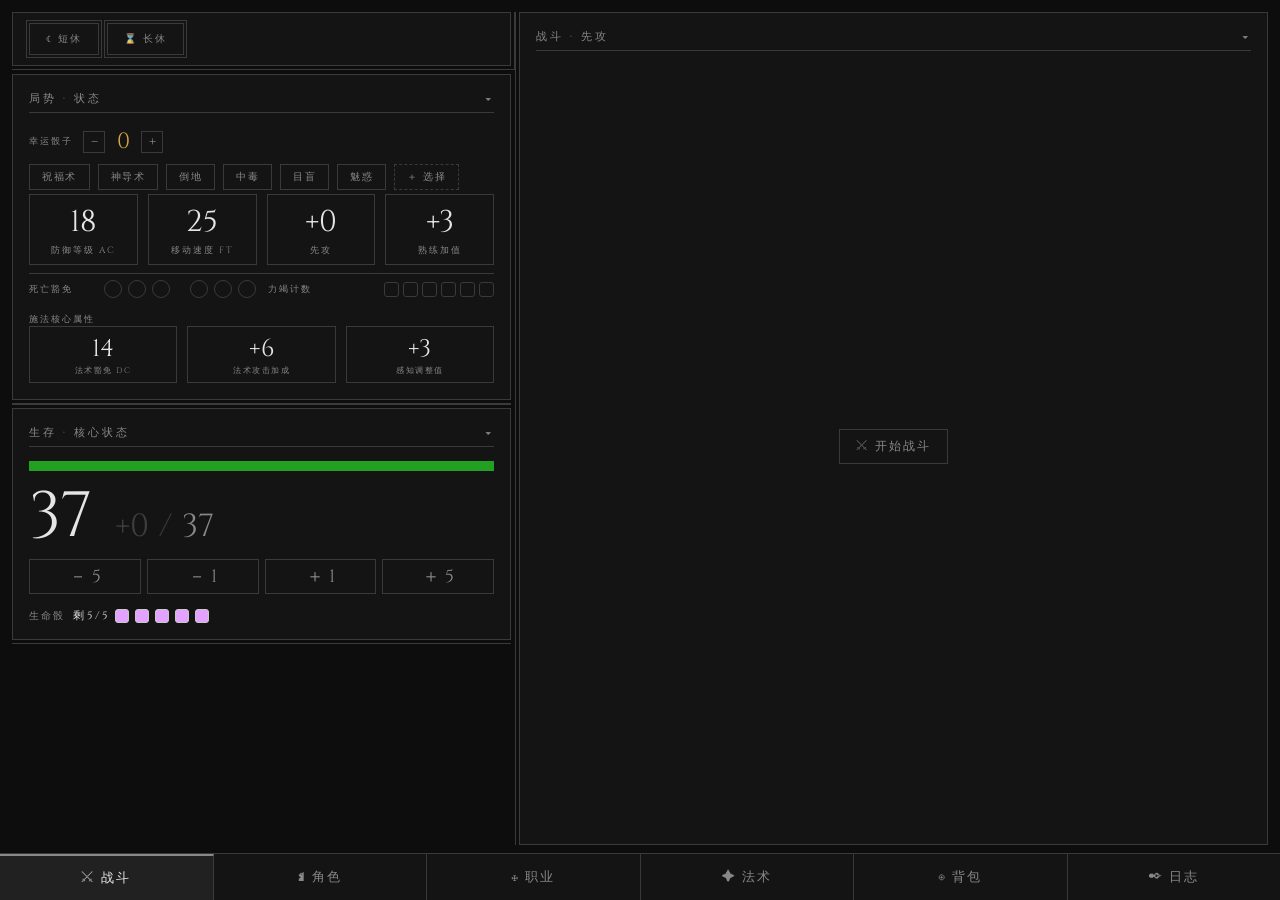
<file: index.html>
﻿<!DOCTYPE html>
<html lang="zh-CN">
<head>
<meta charset="UTF-8">
<meta name="viewport" content="width=device-width, initial-scale=1.0, viewport-fit=cover">
<title>DND 角色卡</title>
<link href="https://fonts.googleapis.com/css2?family=Cinzel:wght@400;600;700&display=swap" rel="stylesheet">
<!--
  样式 → character_sheet.css
  逻辑 → character_sheet.js
-->
<link rel="stylesheet" href="css/character_sheet.css">
<script>
  /* 尽早应用已保存的主题，避免刷新时闪一下默认配色 */
  try { var _t = JSON.parse(localStorage.getItem('dnd_theme')); if (_t) document.documentElement.dataset.theme = _t; } catch (e) {}
</script>
</head>
<body>

<!-- ============================================================
     专注状态横条
============================================================ -->
<div id="concentration-banner">
  <span id="conc-label" class="cinzel">正在专注 ▸ <span id="conc-spell-name"></span></span>
  <button id="conc-break">✕ 断专注</button>
</div>

<div id="pages-container">

  <!-- ══ 第一页：战斗 ══ -->
  <div class="page active" id="page-combat">

    <div id="header">
      <div class="rest-btns">
        <button id="btn-short-rest">☾ 短休</button>
        <button id="btn-long-rest">⌛ 长休</button>
      </div>
    </div>

    <div id="combat-left">
    <div id="panel-buff" class="panel">
      <div class="panel-title">局势 · 状态</div>
      <div id="lucky-dice-row">
        <span class="lucky-lbl">幸运骰子</span>
        <div class="lucky-controls">
          <button class="lucky-btn" id="lucky-minus">−</button>
          <span id="lucky-val" title="点击编辑">0</span>
          <input id="lucky-input" type="number" style="display:none;" min="0" max="99">
          <button class="lucky-btn" id="lucky-plus">+</button>
        </div>
        <div id="lucky-pips"></div>
      </div>
      <div class="buff-chips" id="buff-chips"></div>

      <div style="height:4px"></div>

      <!-- AC / 速度 / 先攻 / 熟练加值 由 JS 渲染，见 renderCharSheet() -->
      <div class="stat-row" id="core-stats-row" data-module="corestats"></div>

      <div class="death-saves-row">
        <div class="death-saves" data-module="deathsaves">
          <span class="death-saves-lbl">死亡豁免</span>
          <div class="save-circles" id="death-success">
            <div class="save-circle" data-type="success" data-idx="0"></div>
            <div class="save-circle" data-type="success" data-idx="1"></div>
            <div class="save-circle" data-type="success" data-idx="2"></div>
          </div>
          <div class="save-circles" id="death-fail" style="margin-left:8px;">
            <div class="save-circle" data-type="fail" data-idx="0"></div>
            <div class="save-circle" data-type="fail" data-idx="1"></div>
            <div class="save-circle" data-type="fail" data-idx="2"></div>
          </div>
        </div>
        <div class="death-saves" data-module="exhaustion">
          <span class="death-saves-lbl">力竭计数</span>
          <div class="save-circles" id="exhaustion-pips">
            <div class="exhaust-pip" data-idx="0"></div>
            <div class="exhaust-pip" data-idx="1"></div>
            <div class="exhaust-pip" data-idx="2"></div>
            <div class="exhaust-pip" data-idx="3"></div>
            <div class="exhaust-pip" data-idx="4"></div>
            <div class="exhaust-pip" data-idx="5"></div>
          </div>
        </div>
      </div>

      <span class="death-saves-lbl" data-module="castcore">施法核心属性</span>
      <!-- 法术豁免DC / 法术攻击加成 / 施法属性调整值 由 JS 渲染 -->
      <div class="cast-stats" id="cast-core-stats" data-module="castcore"></div>

    </div><!-- /#panel-buff -->

    <div id="panel-survival" class="panel">
      <div class="panel-title">生存 · 核心状态</div>

      <div id="temp-hp-slider-wrap" class="hidden">
        <span id="temp-hp-slider-lbl">临时 HP</span>
        <input type="range" id="temp-hp-slider" min="0" max="15" value="0">
        <span id="temp-hp-slider-val">0</span>
      </div>

      <div id="hp-bar-track"><div id="hp-bar-fill"></div><div id="hp-bar-temp"></div></div>

      <div class="hp-display">
        <span id="hp-current" title="点击编辑">37</span>
        <input id="hp-input" type="number" style="display:none;" min="0">
        <span id="temp-hp-badge" title="点击调整临时HP">+<span id="temp-hp-val">0</span></span>
        <span class="hp-sep">/</span>
        <span id="hp-max" title="点击编辑最大HP">37</span>
        <input id="hp-max-input" type="number" style="display:none;" min="1">
      </div>

      <div class="hp-controls">
        <button class="hp-btn" id="hp-minus5">－ 5</button>
        <button class="hp-btn" id="hp-minus">－ 1</button>
        <button class="hp-btn" id="hp-plus">＋ 1</button>
        <button class="hp-btn" id="hp-plus5">＋ 5</button>
      </div>

      <div id="hitdice-row">
        <span class="hitdice-lbl">生命骰</span>
        <span id="hitdice-count" class="hitdice-count"></span>
        <div class="hitdice-pips" id="hitdice-pips"></div>
      </div>
    </div><!-- /#panel-survival -->
    </div><!-- /#combat-left -->

    <!-- 战斗 · 先攻（整个右栏）-->
    <div id="panel-combat" class="panel">
      <div class="panel-title">战斗 · 先攻</div>
      <div id="initiative-block">
        <button id="initiative-toggle-card" class="init-toggle-btn">
          <span id="init-toggle-status">⚔ 开始战斗</span>
        </button>
        <div id="initiative-tracker" class="hidden">
          <div id="init-bar">
            <span id="init-round-num" class="cinzel">回合 1</span>
            <span id="init-turn-indicator" class="cinzel">0 / 0</span>
          </div>
          <div id="init-list"></div>
          <div id="init-controls">
            <button id="init-prev-turn" class="init-turn-btn">▲ 上一个</button>
            <button id="init-next-turn" class="init-turn-btn init-turn-btn-next">下一个 ▼</button>
            <button id="init-add-btn" class="init-add-btn">＋ 战斗员</button>
          </div>
          <div id="init-add-row" class="hidden">
            <input type="text" id="init-add-name" placeholder="名称" maxlength="16">
            <input type="number" id="init-add-value" placeholder="先攻" min="1" max="99">
            <button id="init-add-confirm" class="init-add-icon" title="确认">✔</button>
            <button id="init-add-cancel" class="init-add-icon" title="取消">✕</button>
          </div>
        </div>
      </div>
    </div><!-- /#panel-combat -->

  </div><!-- /#page-combat -->

  <!-- ══ 第二页：角色 ══ -->
  <div class="page" id="page-character">

    <!-- 模块区：所有块作为直接子元素，用 CSS 两列紧凑自动流排布；
         本区可上下滚动，经验值条固定在下方（见 css 的 #character-modules / #panel-xp） -->
    <div id="character-modules">
      <div id="character-flow">

      <div id="class-char-header" data-module="identity">
        <div id="char-name">金雳</div>
        <div id="char-subtitle">生命领域 · 牧师 · 5级 · 丘陵矮人</div>
      </div>

      <!-- 六维属性由 JS 从 CHAR.abilities 渲染，见 renderCharSheet() -->
      <div id="header-stats" data-module="abilities"></div>

      <!-- 属性豁免（熟练项自动 +熟练加值），由 renderCharSheet() 渲染 -->
      <div id="saves-section">
        <span class="saves-title cinzel">豁免检定</span>
        <div id="saving-throws" class="saves-grid"></div>
      </div>

      <!-- 种族特性面板由 render.js 依据 CHAR.race + RACE_DB 动态生成 -->
      <div id="races-container"></div>

      <!-- 专长面板由 render.js 依据 CHAR.feats + FEAT_DB 动态生成 -->
      <div id="feats-container"></div>

      <div id="panel-charinfo" class="panel">
        <div class="panel-title">角色信息</div>
        <div class="charinfo-row">
          <span class="charinfo-lbl">阵营</span>
          <span class="charinfo-val" id="info-alignment">守序中立</span>
        </div>
        <div class="charinfo-row">
          <span class="charinfo-lbl">语言</span>
          <span class="charinfo-val" id="info-languages">龙语、矮人语</span>
        </div>
      </div>

      <div id="panel-skills" class="panel">
        <div class="panel-title">熟练技能</div>
        <div id="skills-list"></div>
      </div>

      </div><!-- /#character-flow -->
    </div><!-- /#character-modules -->

    <!-- 底部：经验值条 横跨全宽 -->
    <div id="panel-xp" class="panel">
      <div class="panel-title">经验值</div>
      <div id="xp-bar">
        <div id="xp-bar-fill"></div>
        <div id="xp-bar-pct">0%</div>
      </div>
      <div id="xp-numbers">
        <span id="xp-current" title="点击编辑当前经验值">0</span>
        <span class="xp-sep">/</span>
        <span id="xp-next" title="点击编辑升级所需经验值">0</span>
        <input type="number" id="xp-input" style="display:none;" min="0">
        <input type="number" id="xp-next-input" style="display:none;" min="1">
      </div>
    </div>

  </div><!-- /#page-character -->

  <!-- ══ 第三页：职业（职业专属资源）══ -->
  <div class="page" id="page-class">
    <!-- 职业专属资源面板（#panel-class 引导神力等）由 js/classes/<职业>.js 按职业动态生成并追加到 #class-resource-mount（选对应职业才注入）-->
    <div id="class-resource-mount"></div>
  </div><!-- /#page-class -->

  <!-- ══ 第三页：法术 ══ -->
  <div class="page" id="page-spells">

    <div id="panel-spell" class="panel">
      <div class="panel-title">施法 · 法术库<button id="btn-collapse-all" title="收起全部详情">✕ 全收起</button><button id="btn-fx-toggle" title="施法全屏特效 开/关">✨ 特效</button></div>
      <!-- 按法表职业分区（戏法+环阶合并），每区一个「＋选择」，由 renderSpellPanel() 动态生成 -->
      <div id="spell-classes"></div>
    </div>

    <!-- 临时法术：不消耗法术位、有独立次数、按休整恢复（来自魔法物品/状态）-->
    <div id="temp-spells-block" class="panel" data-module="tempspells">
      <div class="panel-title">临时法术</div>
      <div class="temp-hint">魔法物品 / 状态给予的固定次数法术，不消耗法术位，按休整恢复。</div>
      <div id="temp-spells-list"></div>
      <button id="btn-add-temp" class="btn-spell-add temp-add-btn">＋ 添加临时法术</button>
    </div>

  </div><!-- /#page-spells -->

  <!-- ══ 第四页：背包 ══ -->
  <div class="page" id="page-bag">

    <div id="panel-equip" class="panel">
      <div class="panel-title">装备 · 杂项</div>

      <div class="bag-columns" data-module="equip">
        <div class="bag-col">
          <div class="bag-col-head">
            <span class="cinzel bag-col-lbl">预设</span>
            <button class="btn-item-add">＋ 选择</button>
          </div>
          <div id="equip-preset-list"></div>
        </div>
        <div class="bag-col">
          <div class="bag-col-head">
            <span class="cinzel bag-col-lbl">笔记</span>
          </div>
          <div class="notepad" id="equip-notepad"></div>
        </div>
      </div>

      <div id="weight-summary" data-module="weight">
        <span class="cinzel weight-lbl">总重量</span>
        <span id="total-weight" class="cinzel">0</span>
        <span id="weight-cap" class="cinzel">/ 90</span>
        <span class="weight-unit">lbs</span>
        <span id="weight-warn">超重</span>
      </div>

      <div id="misc-currency" data-module="currency">
        <div class="currency-box">
          <span class="cinzel currency-label">铂</span>
          <input type="number" id="cur-pp" min="0" value="0">
        </div>
        <div class="currency-box">
          <span class="cinzel currency-label">金</span>
          <input type="number" id="cur-gp" min="0" value="0">
        </div>
        <div class="currency-box">
          <span class="cinzel currency-label">银</span>
          <input type="number" id="cur-sp" min="0" value="0">
        </div>
        <div class="currency-box">
          <span class="cinzel currency-label">铜</span>
          <input type="number" id="cur-cp" min="0" value="0">
        </div>
      </div>

    </div>

  </div><!-- /#page-bag -->

  <!-- ══ 第五页：日志 ══ -->
  <div class="page" id="page-log">

    <!-- 跑团计时器（细条，不喧宾夺主）-->
    <div id="timer-bar">
      <span id="timer-icon">⏱</span>
      <span id="timer-display" class="cinzel">00:00:00</span>
      <div id="timer-controls">
        <button id="timer-toggle" class="timer-btn timer-btn-main">▶ 开始</button>
        <button id="timer-end" class="timer-btn">■ 结束</button>
      </div>
      <button id="btn-settings" class="timer-btn" title="设置">⚙</button>
    </div>

    <!-- 台词 · 灵感（即兴表演台词，随机 + 分类筛选 + 搜索）-->
    <div id="panel-lines" class="panel">
      <div class="panel-title">台词 · 灵感</div>
      <div id="lines-tabs"></div>
      <div id="lines-toolbar">
        <input type="text" id="lines-search" placeholder="搜索台词…" autocomplete="off">
        <button id="lines-reroll" class="lines-reroll-btn">🎲 换一批</button>
      </div>
      <div id="lines-list"></div>
    </div>

    <!-- 事件日志 -->
    <div id="panel-log" class="panel">
      <div class="panel-title">冒险日志
        <span id="log-tools">
          <button id="btn-log-export" class="log-tool-btn" title="导出全部跑团日志">⬇ 导出</button>
          <button id="btn-log-import" class="log-tool-btn" title="从文件导入跑团日志">⬆ 导入</button>
          <button id="btn-log-clear"  class="log-tool-btn" title="清空全部日志">🗑 清空</button>
          <input type="file" id="log-import-file" accept="application/json,.json" style="display:none;">
        </span>
      </div>

      <div id="log-note-row">
        <input type="text" id="log-note-input" placeholder="记点什么…（剧情 / NPC / 任务）" maxlength="200" autocomplete="off">
        <button id="log-note-add" title="添加笔记">＋</button>
      </div>

      <div id="log-filter-tabs"></div>

      <div id="log-list"></div>
    </div>

  </div><!-- /#page-log -->

</div><!-- /#pages-container -->
<script>
  /* 尽早把字号缩放【只加在内容区】，底部 dock 栏(#tab-bar)不受影响、位置不变 */
  try { var _fs = JSON.parse(localStorage.getItem('dnd_fontScale')); if (typeof _fs === 'number' && _fs > 0) document.getElementById('pages-container').style.zoom = _fs; } catch (e) {}
</script>

<!-- 撤销上一步：浮动按钮 + 短暂提示 -->
<button id="btn-undo" class="hidden" title="撤销上一步">↶ 撤销</button>
<div id="undo-toast"></div>

<!-- 施法全屏特效层：按法术学派切换动效，不拦截点击 -->
<div id="cast-fx-layer" aria-hidden="true"></div>


<!-- 底部翻页标签栏 -->
<nav id="tab-bar">
  <button class="tab-btn active" data-page="page-combat">⚔ 战斗</button>
  <button class="tab-btn" data-page="page-character">♞ 角色</button>
  <button class="tab-btn" data-page="page-class">☩ 职业</button>
  <button class="tab-btn" data-page="page-spells">✦ 法术</button>  <button class="tab-btn" data-page="page-bag">⊛ 背包</button>  <button class="tab-btn" data-page="page-log">✒ 日志</button></nav>

<div id="spell-modal" class="hidden">
  <div id="spell-modal-panel">
    <div id="spell-modal-head">
      <span class="cinzel" id="spell-modal-title">选择法术</span>
      <div class="spell-modal-head-ctrls">
        <button id="spell-view-toggle">▦ 卡片视图</button>
        <button id="spell-modal-close">✕</button>
      </div>
    </div>
    <div id="spell-modal-tabs"><!-- 环阶标签由 dialogs.js 依据 CHAR.spellSlots 动态生成 --></div>
    <div id="spell-modal-search-wrap">
      <input type="text" id="spell-modal-search" placeholder="搜索法术名（中 / 英）…" autocomplete="off">
    </div>
    <div id="spell-modal-list"></div>
    <div id="spell-modal-detail" class="spm-hidden"></div>
    <div id="spell-modal-cards" class="spm-hidden"></div>
  </div>
</div>

<div id="item-modal" class="hidden">
  <div id="item-modal-panel">
    <div id="item-modal-head">
      <span class="cinzel" id="item-modal-title">添加物品</span>
      <button id="item-modal-close">✕</button>
    </div>
    <div id="item-modal-tabs"></div>
    <div id="item-modal-search-wrap">
      <input type="text" id="item-modal-search" placeholder="搜索物品名…" autocomplete="off">
    </div>
    <div id="item-modal-list"></div>
  </div>
</div>

<div id="buff-modal" class="hidden">
  <div id="buff-modal-panel">
    <div id="buff-modal-head">
      <span class="cinzel" id="buff-modal-title">选择状态标签</span>
      <button id="buff-modal-close">✕</button>
    </div>
    <div id="buff-modal-tabs"></div>
    <div id="buff-modal-list"></div>
  </div>
</div>

<!-- 日志导出：先选跑团，再选导出格式 -->
<div id="log-export-modal" class="hidden">
  <div id="log-export-panel">
    <div id="log-export-head">
      <span class="cinzel">导出日志</span>
      <button id="log-export-close">✕</button>
    </div>
    <label id="log-export-all-row">
      <input type="checkbox" id="log-export-all"> <span>全选</span>
      <span id="log-export-count"></span>
    </label>
    <div id="log-export-list"></div>
    <div id="log-export-step2">选择导出内容：</div>
    <div id="log-export-actions">
      <button class="log-export-fmt" data-fmt="txt">仅战报 .txt</button>
      <button class="log-export-fmt" data-fmt="json">仅存档 .json</button>
      <button class="log-export-fmt log-export-both" data-fmt="both">两者都要</button>
    </div>
  </div>
</div>

<!-- 设置弹窗：全数据备份 + 主题（日志页齿轮打开）-->
<div id="settings-modal" class="hidden">
  <div id="settings-panel">
    <div id="settings-head">
      <span class="cinzel">设置</span>
      <button id="settings-close">✕</button>
    </div>

    <div class="settings-section">
      <div class="settings-section-title cinzel">全数据备份</div>
      <div class="settings-hint">导出/导入包含角色数据与冒险日志在内的<b>全部</b>数据；导入为整体覆盖还原（导入前会自动下载一份当前快照）。</div>
      <div class="settings-btn-row">
        <button id="settings-export" class="settings-btn">⬇ 导出全部</button>
        <button id="settings-import" class="settings-btn">⬆ 导入全部</button>
        <input type="file" id="settings-import-file" accept="application/json,.json" style="display:none;">
      </div>
    </div>

    <div class="settings-section">
      <div class="settings-section-title cinzel">角色</div>
      <div class="settings-hint">编辑等级 / 六维 / AC / 法术位等配置，保存即生效（存入备份，无需改代码）。当前生命值、经验值请直接点卡面上的数字修改。</div>
      <button id="btn-open-charcfg" class="settings-btn settings-btn-wide">✎ 编辑角色配置</button>
    </div>

    <div class="settings-section">
      <div class="settings-section-title cinzel">模块显示</div>
      <div class="settings-hint">按页分类勾选要显示的模块，不勾就隐藏；不同职业按需开关。</div>
      <button id="btn-open-modules" class="settings-btn settings-btn-wide">▦ 模块显示设置</button>
    </div>

    <div class="settings-section">
      <div class="settings-section-title cinzel">字号</div>
      <div class="settings-hint">整体界面等比缩放，字和方框一起放大，读起来更清楚（不影响任何数据）。</div>
      <select id="fontscale-select" class="settings-select">
        <option value="0.9">小</option>
        <option value="1">标准</option>
        <option value="1.15">大</option>
        <option value="1.3">特大</option>
      </select>
    </div>

    <div class="settings-section">
      <div class="settings-section-title cinzel">主题</div>
      <select id="theme-select" class="settings-select"></select>
    </div>
  </div>
</div>

<!-- 模块显示大弹窗：所有模块按页分列平铺 -->
<div id="modules-modal" class="hidden">
  <div id="modules-panel">
    <div id="modules-head">
      <span class="cinzel">模块显示</span>
      <button id="modules-close">✕</button>
    </div>
    <div class="settings-hint" id="modules-hint">按页勾选要显示的模块，不勾就隐藏（底部标签始终保留）。<br>模块布局会随「全数据备份」一起导出/导入。</div>
    <div id="module-toggles"></div>
  </div>
</div>

<!-- 角色编辑器（字段由 charconfig.js 生成）-->
<div id="charcfg-modal" class="hidden">
  <div id="charcfg-panel">
    <div id="charcfg-head">
      <span class="cinzel">编辑角色配置</span>
      <button id="charcfg-close">✕</button>
    </div>
    <div id="charcfg-body"></div>
    <div id="charcfg-foot">
      <button id="charcfg-reset" class="charcfg-btn charcfg-btn-danger">恢复默认</button>
      <span style="flex:1"></span>
      <button id="charcfg-cancel" class="charcfg-btn">取消</button>
      <button id="charcfg-save" class="charcfg-btn charcfg-btn-primary">保存</button>
    </div>
  </div>
</div>

<!-- 通用对话框（确认 / 提示），替代浏览器原生 alert / confirm -->
<div id="dialog-modal" class="hidden">
  <div id="dialog-panel">
    <div id="dialog-icon" class="cinzel"></div>
    <div id="dialog-title" class="cinzel"></div>
    <div id="dialog-message"></div>
    <div id="dialog-actions">
      <button id="dialog-cancel" class="dialog-btn">取消</button>
      <button id="dialog-confirm" class="dialog-btn">确定</button>
    </div>
  </div>
</div>

<!-- JS 模块：按依赖顺序加载（经典脚本，共享全局变量） -->
<script src="js/data/spell_0.js"></script>          <!-- 法术数据 · 戏法(0环) SPELL_L0 -->
<script src="js/data/spell_1.js"></script>          <!-- 法术数据 · 1环 SPELL_L1 -->
<script src="js/data/spell_2.js"></script>          <!-- 法术数据 · 2环 SPELL_L2 -->
<script src="js/data/spell_3.js"></script>          <!-- 法术数据 · 3环 SPELL_L3 -->
<script src="js/data/spell_4.js"></script>          <!-- 法术数据 · 4环 SPELL_L4 -->
<script src="js/data/spell_5.js"></script>          <!-- 法术数据 · 5环 SPELL_L5 -->
<script src="js/data/spell_6.js"></script>          <!-- 法术数据 · 6环 SPELL_L6 -->
<script src="js/data/spell_7.js"></script>          <!-- 法术数据 · 7环 SPELL_L7 -->
<script src="js/data/spell_8.js"></script>          <!-- 法术数据 · 8环 SPELL_L8 -->
<script src="js/data/spell_9.js"></script>          <!-- 法术数据 · 9环 SPELL_L9 -->
<script src="js/data/spells.js"></script>           <!-- 聚合成 SPELL_DB（须在各 spell_N.js 之后） -->
<script src="js/data/items.js"></script>            <!-- 物品数据库 -->
<script src="js/data/buffs.js"></script>            <!-- 状态 / 增益库 BUFF_DB -->
<script src="js/data/skills.js"></script>           <!-- 技能库 SKILL_DB -->
<script src="js/data/feats.js"></script>            <!-- 专长库 FEAT_DB -->
<script src="js/data/races.js"></script>            <!-- 种族特性库 RACE_DB -->
<script src="js/data/lines.js"></script>            <!-- 台词库 LINES_DB -->
<script src="js/config/character.js"></script>      <!-- 角色配置 CHAR -->
<script src="js/core/state.js"></script>            <!-- localStorage工具 + state + 派生计算 -->
<script src="js/core/render.js"></script>           <!-- 渲染函数：角色卡/血量/法术/状态等 -->
<script src="js/core/dialogs.js"></script>          <!-- 对话框系统 + 法术/状态选择器 -->
<script src="js/features/rest.js"></script>         <!-- 长休/短休 + HP/死亡豁免/力竭交互 -->
<script src="js/features/initiative.js"></script>   <!-- 先攻追踪器（独立IIFE） -->
<script src="js/features/bag.js"></script>          <!-- 背包管理（独立IIFE） -->
<script src="js/features/log.js"></script>          <!-- 日志页 + 跑团计时器 -->
<script src="js/features/lines.js"></script>        <!-- 台词模块（随机/分类/搜索） -->
<script src="js/features/theme.js"></script>        <!-- 主题切换面板 -->
<script src="js/features/charconfig.js"></script>   <!-- 角色配置在线编辑器（覆盖层 dnd_charConfig） -->
<script src="js/features/undo.js"></script>         <!-- 撤销上一步 -->
<script src="js/features/castfx.js"></script>       <!-- 施法全屏特效（按学派区分，可开关） -->
<script src="js/classes/cleric.js"></script>        <!-- 牧师职业模块（数据+逻辑）：按职业/领域动态生成引导神力面板 -->
<script src="js/main.js"></script>                  <!-- 首次渲染 + 标签页 + 货币 + 备份 -->
<script src="js/features/modules.js"></script>      <!-- 模块显示开关（插件式，dnd_modules） -->
</body>
</html>
</file>
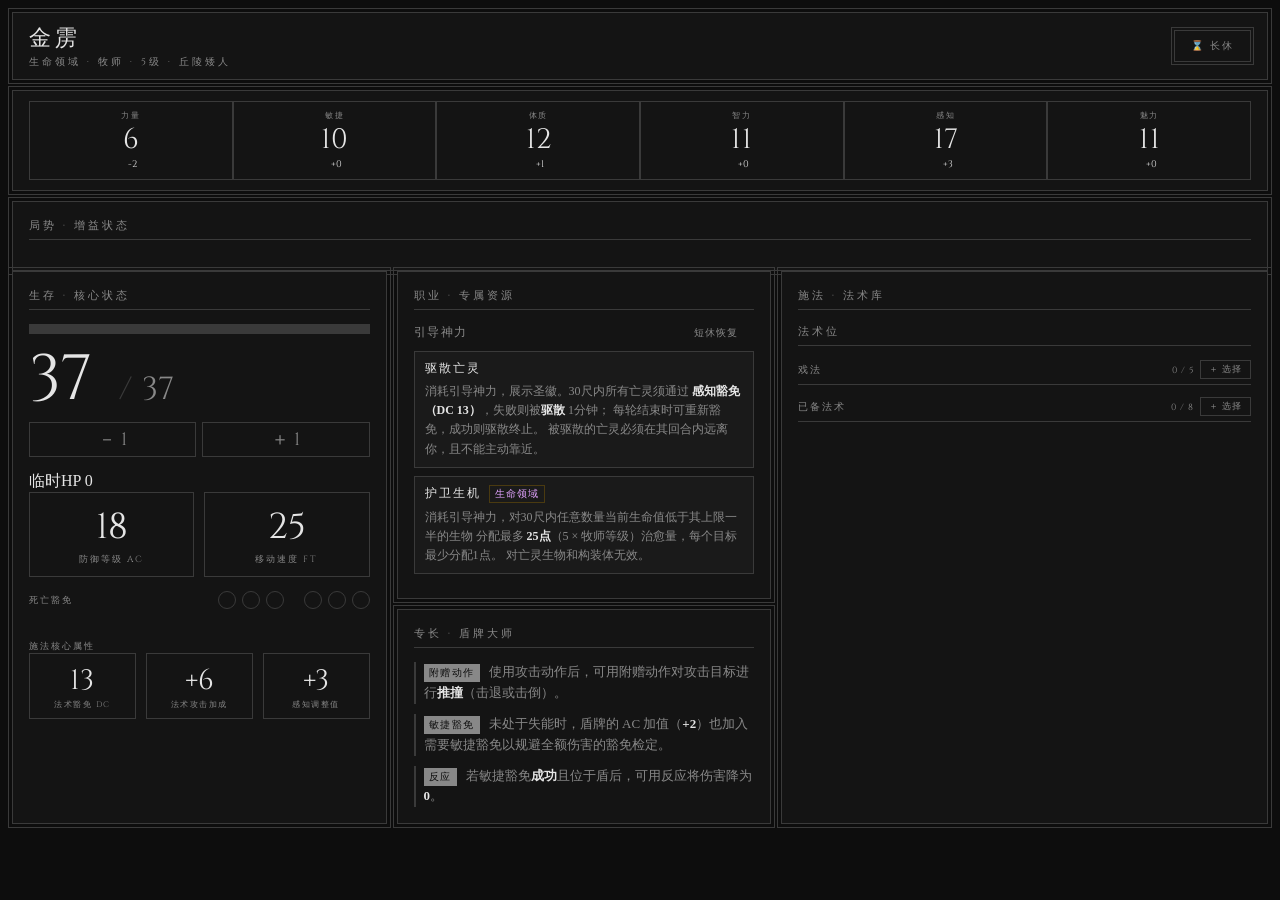
<file: character_sheet.html>
﻿<!DOCTYPE html>
<html lang="zh-CN">
<head>
<meta charset="UTF-8">
<meta name="viewport" content="width=device-width, initial-scale=1.0">
<title>DND 角色卡 — 状态追踪</title>
<link href="https://fonts.googleapis.com/css2?family=Cinzel:wght@400;600;700&display=swap" rel="stylesheet">
<!--
  样式 → character_sheet.css
  逻辑 → character_sheet.js
-->
<link rel="stylesheet" href="character_sheet.css">
</head>
<body>

<!-- ============================================================
     专注状态横条
============================================================ -->
<div id="concentration-banner">
  <span id="conc-label" class="cinzel">正在专注 ▸ <span id="conc-spell-name"></span></span>
  <button id="conc-break">✕ 断专注</button>
</div>

<!-- ============================================================
     顶部标题栏
============================================================ -->
<div id="header">
  <div>
    <div id="char-name">金雳</div>
    <div id="char-subtitle">生命领域 · 牧师 · 5级 · 丘陵矮人</div>
  </div>
  <button id="btn-long-rest">⌛ 长休</button>
</div>
<div id="header">
    <div class="cast-stat-box">
        <div class="cast-stat-lbl">力量</div>
        <div class="cast-stat-num cinzel">6</div>
        <div class="cast-stat-num cinzel" style="font-size: 0.6em; margin-left: 4px;">-2</div>
        
    </div>
    <div class="cast-stat-box">
        <div class="cast-stat-lbl">敏捷</div>
        <div class="cast-stat-num cinzel">10</div>
        <div class="cast-stat-num cinzel" style="font-size: 0.6em; margin-left: 4px;">+0</div>
    </div>
    <div class="cast-stat-box">
        <div class="cast-stat-lbl">体质</div>
        <div class="cast-stat-num cinzel">12</div>
        <div class="cast-stat-num cinzel" style="font-size: 0.6em; margin-left: 4px;">+1</div>
    </div>
    <div class="cast-stat-box">
        <div class="cast-stat-lbl">智力</div>
        <div class="cast-stat-num cinzel">11</div>
        <div class="cast-stat-num cinzel" style="font-size: 0.6em; margin-left: 4px;">+0</div>
    </div>
    <div class="cast-stat-box">
        <div class="cast-stat-lbl">感知</div>
        <div class="cast-stat-num cinzel">17</div>
        <div class="cast-stat-num cinzel" style="font-size: 0.6em; margin-left: 4px;">+3</div>
    </div>
    <div class="cast-stat-box">
        <div class="cast-stat-lbl">魅力</div>
        <div class="cast-stat-num cinzel">11</div>
        <div class="cast-stat-num cinzel" style="font-size: 0.6em; margin-left: 4px;">+0</div>
    </div>
</div>

<!-- 局势 · 增益状态 -->
<div id="panel-buff" class="panel">
  <div class="panel-title">局势 · 增益状态</div>
  <div class="buff-chips" id="buff-chips"></div>
</div>

<!-- ============================================================
     主网格
============================================================ -->
<div id="main-grid">

  <!-- 板块一：生存与核心状态 -->
  <div id="panel-survival" class="panel">
    <div class="panel-title">生存 · 核心状态</div>

    <!-- HP 进度条 -->
    <div id="hp-bar-track"><div id="hp-bar-fill"></div></div>

    <!-- HP 主显（点击数字直接编辑） -->
    <div class="hp-display">
      <span id="hp-current" title="点击编辑">37</span>
      <input id="hp-input" type="number" style="display:none;" min="0">
      <span class="hp-sep">/</span>
      <span id="hp-max">37</span>
    </div>

    <!-- HP 快捷按钮 -->
    <div class="hp-controls">
      <button class="hp-btn" id="hp-minus">－ 1</button>
      <button class="hp-btn" id="hp-plus">＋ 1</button>
    </div>

    <!-- 临时 HP（点击编辑） -->
    <div id="temp-hp-box">
      <span id="temp-hp-label">临时HP</span>
      <span id="temp-hp-val" title="点击编辑">0</span>
      <input id="temp-hp-input" type="number" style="display:none;" min="0">
    </div>

    <!-- AC & 速度 -->
    <div class="stat-row">
      <div class="stat-box">
        <div class="stat-num cinzel">18</div>
        <div class="stat-lbl">防御等级 AC</div>
      </div>
      <div class="stat-box">
        <div class="stat-num cinzel">25</div>
        <div class="stat-lbl">移动速度 ft</div>
      </div>
    </div>

    <!-- 死亡豁免 -->
    <div class="death-saves">
      <span class="death-saves-lbl">死亡豁免</span>
      <div class="save-circles" id="death-success">
        <div class="save-circle" data-type="success" data-idx="0"></div>
        <div class="save-circle" data-type="success" data-idx="1"></div>
        <div class="save-circle" data-type="success" data-idx="2"></div>
      </div>
      <div class="save-circles" id="death-fail" style="margin-left:8px;">
        <div class="save-circle" data-type="fail" data-idx="0"></div>
        <div class="save-circle" data-type="fail" data-idx="1"></div>
        <div class="save-circle" data-type="fail" data-idx="2"></div>
      </div>
    </div>
    
    <!--上下中间要有距离-->
    <div style="height: 26px;"></div>

    <!-- 施法核心属性 -->
    <span class="death-saves-lbl">施法核心属性</span>
    <div class="cast-stats">
      <div class="cast-stat-box">
        <div class="cast-stat-num cinzel">13</div>
        <div class="cast-stat-lbl">法术豁免 DC</div>
      </div>
      <div class="cast-stat-box">
        <div class="cast-stat-num cinzel">+6</div>
        <div class="cast-stat-lbl">法术攻击加成</div>
      </div>
      <div class="cast-stat-box">
        <div class="cast-stat-num cinzel">+3</div>
        <div class="cast-stat-lbl">感知调整值</div>
      </div>
    </div>
  </div>

  <!-- 专长·盾牌大师 -->
  <div id="panel-feat-shieldmaster" class="panel">
    <div class="panel-title">专长 · 盾牌大师</div>
    <ul class="feat-list">
      <li>
        <span class="feat-trigger cinzel">附赠动作</span>
        使用攻击动作后，可用附赠动作对攻击目标进行<b>推撞</b>（击退或击倒）。
      </li>
      <li>
        <span class="feat-trigger cinzel">敏捷豁免</span>
        未处于失能时，盾牌的 AC 加值（<b>+2</b>）也加入需要敏捷豁免以规避全额伤害的豁免检定。
      </li>
      <li>
        <span class="feat-trigger cinzel">反应</span>
        若敏捷豁免<b>成功</b>且位于盾后，可用反应将伤害降为 <b>0</b>。
      </li>
    </ul>
  </div>

  <!-- 板块二：施法资源与法术库 -->
  <div id="panel-spell" class="panel">
    <div class="panel-title">施法 · 法术库</div>


    <!-- 法术位追踪（由JS生成） -->
    <div class="panel-title" style="margin-top:0;">法术位</div>
    <div id="slot-container"></div>

    <!-- 戏法 -->
    <div class="spell-sec-header">
      <span class="cinzel spell-sec-lbl">戏法</span>
      <span id="cantrip-count" class="spell-counter">0 / 5</span>
      <button class="btn-spell-add" data-mode="cantrip">＋ 选择</button>
    </div>
    <div id="cantrips-list"></div>

    <!-- 已备法术（1-3环，自选+领域常驻） -->
    <div class="spell-sec-header">
      <span class="cinzel spell-sec-lbl">已备法术</span>
      <span id="prepared-count" class="spell-counter">0 / 8</span>
      <button class="btn-spell-add" data-mode="prepared">＋ 选择</button>
    </div>
    <div id="prepared-list"></div>
  </div>

  <!-- 板块三：职业专属资源 -->
  <div id="panel-class" class="panel">
    <div class="panel-title">职业 · 专属资源</div>

    <!-- 引导神力资源点（由JS生成） -->
    <div class="resource-row">
      <span class="resource-lbl">引导神力</span>
      <span class="resource-restore">短休恢复</span>
      <div class="resource-pips" id="channel-pips"></div>
    </div>

    <!-- 技能一：驱散亡灵 -->
    <div class="channel-ability">
      <div class="channel-ability-name cinzel">驱散亡灵</div>
      <div class="channel-ability-desc">
        消耗引导神力，展示圣徽。30尺内所有亡灵须通过
        <b>感知豁免（DC 13）</b>，失败则被<b>驱散</b> 1分钟；
        每轮结束时可重新豁免，成功则驱散终止。
        被驱散的亡灵必须在其回合内远离你，且不能主动靠近。
      </div>
    </div>

    <!-- 技能二：护卫生机（生命领域） -->
    <div class="channel-ability">
      <div class="channel-ability-name cinzel">
        护卫生机
        <span class="channel-domain-tag">生命领域</span>
      </div>
      <div class="channel-ability-desc">
        消耗引导神力，对30尺内任意数量当前生命值低于其上限一半的生物
        分配最多 <b>25点</b>（5 × 牧师等级）治愈量，每个目标最少分配1点。
        对亡灵生物和构装体无效。
      </div>
    </div>
  </div>

</div><!-- /#main-grid -->

<!-- ============================================================
     法术选择器 Modal
============================================================ -->
<div id="spell-modal" class="hidden">
  <div id="spell-modal-panel">
    <div id="spell-modal-head">
      <span class="cinzel" id="spell-modal-title">选择法术</span>
      <button id="spell-modal-close">✕</button>
    </div>
    <div id="spell-modal-tabs">
      <button class="sp-tab" data-lv="0">戏法</button>
      <button class="sp-tab active" data-lv="1">1环</button>
      <button class="sp-tab" data-lv="2">2环</button>
      <button class="sp-tab" data-lv="3">3环</button>
    </div>
    <div id="spell-modal-list"></div>
  </div>
</div>

<script src="character_sheet.js"></script>
</body>
</html>
</file>
<file: css/character_sheet.css>
/* ============================================================
   全局重置与根变量
============================================================ */
*, *::before, *::after { box-sizing: border-box; margin: 0; padding: 0; }

:root {
  --bg-deep:       #0d0d0d;
  --bg-panel:      #141414;
  --bg-card:       #1a1a1a;
  --border-dim:    #3a3a3a;
  --border-bright: #c8c8c8;
  --silver:        #e5e5e5;
  --silver-dim:    #888888;
  --silver-ghost:  rgba(229,229,229,0.15);
  --red-dark:      #6b1a1a;
  --green:         #1a6b1a;
  --accent-glow:   #e2a3ff;
  --font-title:    'Cinzel', 'Georgia', serif;
  --font-body:     'Georgia', serif;
}

/* ============================================================
   主题配色（覆盖 :root 的色板）—— 由 theme.js 切换 <html data-theme>
   默认 violet 用 :root 的值，无需单独块。
============================================================ */
[data-theme="amber"] {
  --bg-deep:       #0d0b08;
  --bg-panel:      #14110c;
  --bg-card:       #1a160f;
  --border-dim:    #3a332a;
  --border-bright: #d8c088;
  --silver-ghost:  rgba(224,168,82,0.14);
  --accent-glow:   #e0a852;
}
[data-theme="blood"] {
  --bg-deep:       #0d0808;
  --bg-panel:      #140f0f;
  --bg-card:       #1a1212;
  --border-dim:    #3a2e2e;
  --border-bright: #d0a0a0;
  --silver-ghost:  rgba(224,106,106,0.14);
  --accent-glow:   #e06a6a;
}
[data-theme="emerald"] {
  --bg-deep:       #080d0a;
  --bg-panel:      #0f1411;
  --bg-card:       #121a16;
  --border-dim:    #2c3a32;
  --border-bright: #9fcbb2;
  --silver-ghost:  rgba(90,192,138,0.14);
  --accent-glow:   #5ac08a;
}
[data-theme="azure"] {
  --bg-deep:       #080b0d;
  --bg-panel:      #0f1214;
  --bg-card:       #12171a;
  --border-dim:    #2c343a;
  --border-bright: #a6c4e0;
  --silver-ghost:  rgba(106,168,224,0.14);
  --accent-glow:   #6aa8e0;
}

/* ── 明亮模式：羊皮纸 ── */
[data-theme="ivory"] {
  --bg-deep:       #f5f0eb;
  --bg-panel:      #ffffff;
  --bg-card:       #faf7f2;
  --border-dim:    #d0ccc4;
  --border-bright: #444444;
  --silver:        #1a1a1a;
  --silver-dim:    #777777;
  --silver-ghost:  rgba(0,0,0,0.06);
  --red-dark:      #c0392b;
  --green:         #27ae60;
  --accent-glow:   #6c3eb8;
}

body {
  background: var(--bg-deep);
  color: var(--silver);
  font-family: var(--font-body);
  height: 100vh;          /* 回退：不支持 dvh 的旧浏览器 */
  height: 100dvh;         /* 动态视口高度：iOS Safari 工具栏伸缩时自适应，底栏不被顶出屏幕 */
  overflow: hidden;
  display: flex;
  flex-direction: column;
  padding: 12px 12px 0;
}

/* ============================================================
   工具类
============================================================ */
.cinzel { font-family: var(--font-title); }

/* 双线边框容器 */
.panel {
  border: 1px solid var(--border-dim);
  outline: 1px solid var(--border-dim);
  outline-offset: 3px;
  background: var(--bg-panel);
  padding: 16px;
  position: relative;
}

.panel-title {
  font-family: var(--font-title);
  font-size: 11px;
  letter-spacing: 3px;
  text-transform: uppercase;
  color: var(--silver-dim);
  margin-bottom: 14px;
  padding-bottom: 6px;
  border-bottom: 1px solid var(--border-dim);
  display: flex;
  align-items: center;
}

.panel-collapse-btn {
  margin-left: auto;
  background: none;
  border: none;
  color: var(--silver-dim);
  cursor: pointer;
  font-size: 13px;
  padding: 0 2px;
  line-height: 1;
  flex-shrink: 0;
}

.panel-collapse-btn:hover { color: var(--silver); }

.panel.collapsed > .panel-title {
  margin-bottom: 0;
  border-bottom-color: transparent;
}

.panel.collapsed > .panel-title ~ * {
  display: none !important;
}

/* ============================================================
   顶部：专注状态横条
============================================================ */
#concentration-banner {
  display: none;
  align-items: center;
  justify-content: space-between;
  background: var(--bg-panel);
  border: 1px solid var(--border-bright);
  outline: 1px solid var(--border-dim);
  outline-offset: 3px;
  padding: 8px 16px;
  margin-bottom: 10px;
}

#concentration-banner.active { display: flex; }

#conc-label {
  font-family: var(--font-title);
  font-size: 13px;
  letter-spacing: 2px;
  color: var(--silver);
}

#conc-break {
  background: none;
  border: 1px solid var(--border-dim);
  color: var(--silver-dim);
  font-family: var(--font-title);
  font-size: 10px;
  letter-spacing: 2px;
  padding: 4px 10px;
  cursor: pointer;
}

#conc-break:hover { border-color: var(--border-bright); color: var(--silver); }

/* ============================================================
   顶部标题栏
============================================================ */
#header {
  display: flex;
  align-items: center;
  justify-content: space-between;
  margin-bottom: 10px;
  padding: 10px 16px;
  border: 1px solid var(--border-dim);
  outline: 1px solid var(--border-dim);
  outline-offset: 3px;
  background: var(--bg-panel);
}

#char-name {
  font-family: var(--font-title);
  font-size: 17px;
  letter-spacing: 3px;
  color: var(--silver);
}

#char-subtitle {
  font-family: var(--font-title);
  font-size: 10px;
  letter-spacing: 3px;
  color: var(--silver-dim);
  margin-top: 2px;
}

.rest-btns {
  display: flex;
  gap: 8px;
  flex-shrink: 0;
}

#btn-long-rest,
#btn-short-rest {
  background: none;
  border: 1px solid var(--border-dim);
  outline: 1px solid var(--border-dim);
  outline-offset: 2px;
  color: var(--silver-dim);
  font-family: var(--font-title);
  font-size: 10px;
  letter-spacing: 2px;
  padding: 8px 16px;
  cursor: pointer;
  text-transform: uppercase;
}

#btn-long-rest:hover,
#btn-long-rest:active,
#btn-short-rest:hover,
#btn-short-rest:active { border-color: var(--border-bright); outline-color: var(--border-bright); color: var(--silver); }

/* ============================================================
   主网格
============================================================ */
#main-grid {
  display: grid;
  grid-template-columns: 1fr 1fr 1.3fr;
  grid-template-rows: auto auto;
  gap: 10px;
}

@media (max-width: 900px) {
  #main-grid { grid-template-columns: 1fr; }
}

/* ============================================================
   板块一：生存与核心状态
============================================================ */
#panel-survival { grid-column: 1; grid-row: 1 / 3; }

/* HP 显示区 */
.hp-display {
  display: flex;
  align-items: baseline;
  gap: 6px;
  margin-bottom: 10px;
}

#hp-current {
  font-family: var(--font-title);
  font-size: 64px;
  line-height: 1;
  cursor: pointer;
  color: var(--silver);
  min-width: 80px;
}

#hp-current:hover { color: var(--accent-glow); }

#hp-input {
  font-family: var(--font-title);
  font-size: 64px;
  line-height: 1;
  width: 120px;
  background: none;
  border: none;
  border-bottom: 1px solid var(--border-bright);
  color: var(--silver);
  outline: none;
}

.hp-sep {
  font-family: var(--font-title);
  font-size: 32px;
  color: var(--border-dim);
  margin: 0 4px;
}

#hp-max {
  font-family: var(--font-title);
  font-size: 32px;
  color: var(--silver-dim);
  cursor: pointer;
}

#hp-max:hover { color: var(--accent-glow); }

#hp-max-input {
  font-family: var(--font-title);
  font-size: 32px;
  line-height: 1;
  width: 70px;
  background: none;
  border: none;
  border-bottom: 1px solid var(--border-bright);
  color: var(--silver-dim);
  outline: none;
}

/* HP 进度条 */
#hp-bar-track {
  width: 100%;
  height: 10px;
  background: var(--border-dim);
  margin-bottom: 14px;
  cursor: ew-resize;
  user-select: none;
  display: flex;
}

#hp-bar-fill {
  height: 10px;
  flex-shrink: 0;
  transition: width 0.12s ease, background-color 0.25s ease;
}

#hp-bar-temp {
  height: 10px;
  flex-shrink: 0;
  background: #7ec8ff;
  box-shadow: 0 0 6px rgba(126,200,255,0.45);
  transition: width 0.12s ease;
}

/* 临时HP滑块 */
#temp-hp-slider-wrap {
  display: flex;
  align-items: center;
  gap: 10px;
  padding: 6px 0 8px;
  margin-bottom: 4px;
  border-bottom: 1px solid var(--border-dim);
}

#temp-hp-slider-wrap.hidden { display: none; }

#temp-hp-slider-lbl {
  font-family: var(--font-title);
  font-size: 9px;
  letter-spacing: 2px;
  color: #7ec8ff;
  text-transform: uppercase;
  white-space: nowrap;
}

#temp-hp-slider {
  flex: 1;
  accent-color: #7ec8ff;
  cursor: pointer;
}

#temp-hp-slider-val {
  font-family: var(--font-title);
  font-size: 16px;
  color: #7ec8ff;
  min-width: 22px;
  text-align: right;
}

/* HP 快捷按钮 */
.hp-controls {
  display: flex;
  gap: 6px;
  margin-bottom: 14px;
}

.hp-btn {
  flex: 1;
  background: none;
  border: 1px solid var(--border-dim);
  color: var(--silver-dim);
  font-family: var(--font-title);
  font-size: 18px;
  padding: 4px;
  cursor: pointer;
}

.hp-btn:hover { border-color: var(--border-bright); color: var(--silver); }

/* 临时 HP （内联在 hp-display 中） */
#temp-hp-badge {
  font-family: var(--font-title);
  font-size: 32px;
  color: rgba(229,229,229,0.2);
  cursor: pointer;
  transition: color 0.2s;
  white-space: nowrap;
}

#temp-hp-badge.has-temp {
  color: #7ec8ff;
  text-shadow: 0 0 8px rgba(126,200,255,0.5);
}

#temp-hp-badge:hover { color: var(--accent-glow); }

/* AC & Speed */
.stat-row {
  display: flex;
  gap: 10px;
  margin-bottom: 14px;
}

.stat-box {
  flex: 1;
  border: 1px solid var(--border-dim);
  padding: 10px;
  text-align: center;
}

.stat-num {
  font-family: var(--font-title);
  font-size: 36px;
  color: var(--silver);
}

.stat-lbl {
  font-family: var(--font-title);
  font-size: 9px;
  letter-spacing: 2px;
  color: var(--silver-dim);
  text-transform: uppercase;
  margin-top: 2px;
}

/* 死亡豁免 & 力竭 并排行 */
.death-saves-row {
  display: flex;
  gap: 12px;
  padding: 10px 0;
  border-top: 1px solid var(--border-dim);
  margin-top: 4px;
  margin-bottom: 6px;
}
.death-saves-row .death-saves {
  flex: 1;
}

/* 死亡豁免 */
.death-saves {
  display: flex;
  align-items: center;
  gap: 12px;
}

/* ── 濒死态（HP=0，body.is-dying 由 renderHp 挂上）：
   即使死亡豁免被模块收起也强制显示，并高亮闪烁以引起注意 ── */
body.is-dying #panel-buff      { display: block !important; }
body.is-dying .death-saves-row { display: flex !important; }
body.is-dying .death-saves[data-module="deathsaves"] { display: flex !important; }
body.is-dying .death-saves[data-module="deathsaves"] {
  border: 1px solid #d9534f;
  border-radius: 4px;
  padding: 6px 8px;
  margin: -2px 0;
  animation: dying-pulse 1.1s ease-in-out infinite;
}
body.is-dying .death-saves-lbl { color: #e88; }
@keyframes dying-pulse {
  0%, 100% { box-shadow: 0 0 0 0 rgba(217,83,79,0.0); background: rgba(217,83,79,0.05); }
  50%      { box-shadow: 0 0 10px 1px rgba(217,83,79,0.55); background: rgba(217,83,79,0.16); }
}

.death-saves-lbl {
  font-family: var(--font-title);
  font-size: 9px;
  letter-spacing: 2px;
  color: var(--silver-dim);
  text-transform: uppercase;
  flex: 1;
}

.save-circles {
  display: flex;
  gap: 6px;
}

.save-circle {
  position: relative;                 /* 承载放大的透明点击热区 */
  touch-action: manipulation;         /* iPad：去掉双击缩放延迟 */
  width: 18px;
  height: 18px;
  border-radius: 50%;
  border: 1px solid var(--border-dim);
  background: none;
  cursor: pointer;
}
/* 透明点击热区：视觉仍 18px，可点范围约 24×30（横向不超过 6px 间距）*/
.save-circle::before {
  content: '';
  position: absolute;
  inset: -6px -3px;
}

.save-circle.success { background: var(--green); border-color: var(--green); }
.save-circle.fail    { background: var(--red-dark); border-color: var(--red-dark); }

/* ============================================================
   板块二：施法资源与法术库
============================================================ */
#panel-spell { grid-column: 3; grid-row: 1 / 3; }

/* 施法属性 */
.cast-stats {
  display: flex;
  gap: 10px;
  margin-bottom: 14px;
}

.cast-stat-box {
  flex: 1;
  border: 1px solid var(--border-dim);
  padding: 8px;
  text-align: center;
}

.cast-stat-num {
  font-family: var(--font-title);
  font-size: 28px;
  color: var(--silver);
}

.cast-stat-lbl {
  font-family: var(--font-title);
  font-size: 8px;
  letter-spacing: 1.5px;
  color: var(--silver-dim);
  text-transform: uppercase;
}

/* 法术位追踪 */
.slot-row {
  display: flex;
  align-items: center;
  gap: 8px;
  margin-bottom: 8px;
}

.slot-tier-lbl {
  font-family: var(--font-title);
  font-size: 9px;
  letter-spacing: 1px;
  color: var(--silver-dim);
  width: 28px;
  text-transform: uppercase;
}

.slot-gems {
  display: flex;
  gap: 8px;
  align-items: center;
}

/* 法术位标记：可用 = 点亮的奥术宝珠（跟随主题强调色）；已用 = 熄灭的空环 */
.slot-gem {
  position: relative;                 /* 承载放大的透明点击热区（::before）*/
  touch-action: manipulation;         /* iPad：去掉双击缩放延迟，避免连点误缩放 */
  width: 13px;
  height: 13px;
  border-radius: 50%;
  cursor: pointer;
  flex-shrink: 0;
  transition: transform 0.15s ease, box-shadow 0.15s ease, background 0.15s ease, border-color 0.15s ease;
  background:
    radial-gradient(circle at 34% 30%,
      rgba(255,255,255,0.65) 0%,
      var(--accent-glow) 44%,
      rgba(0,0,0,0.35) 100%);
  border: 1px solid var(--accent-glow);
  box-shadow: 0 0 6px var(--accent-glow), inset 0 0 2px rgba(255,255,255,0.35);
}

/* 透明点击热区：视觉仍是 13px，手指可点范围放大到约 21×29（横向不超过 8px 间距）*/
.slot-gem::before {
  content: '';
  position: absolute;
  inset: -8px -4px;
}

.slot-gem:hover {
  transform: scale(1.18);
  box-shadow: 0 0 11px var(--accent-glow), inset 0 0 3px rgba(255,255,255,0.55);
}
/* 触屏按压反馈（iPad 无 hover，用 :active 给即时回应）*/
.slot-gem:active { transform: scale(1.18); }

.slot-gem.used {
  background: transparent;
  border-color: var(--border-dim);
  box-shadow: inset 0 0 3px rgba(0,0,0,0.5);
}

.slot-gem.used:hover {
  transform: none;
  border-color: var(--silver-dim);
  box-shadow: none;
}

/* ============================================================
   法术面板 — 分区标题行
============================================================ */
.spell-sec-header {
  display: flex;
  align-items: center;
  gap: 6px;
  margin: 12px 0 6px;
  padding-bottom: 5px;
  border-bottom: 1px solid var(--border-dim);
}

.spell-sec-lbl {
  font-size: 10px;
  letter-spacing: 2px;
  color: var(--silver-dim);
  text-transform: uppercase;
  flex: 1;
}

.spell-counter {
  font-family: var(--font-title);
  font-size: 9px;
  color: var(--silver-dim);
  letter-spacing: 1px;
}

.btn-spell-add {
  background: none;
  border: 1px solid var(--border-dim);
  color: var(--silver-dim);
  font-family: var(--font-title);
  font-size: 9px;
  letter-spacing: 1px;
  padding: 2px 8px;
  cursor: pointer;
}

.btn-spell-add:hover { border-color: var(--border-bright); color: var(--silver); }

/* ── 法术页：按职业分区（每个法表一块）── */
.spell-class-block { margin-bottom: 18px; }
.spell-class-block:last-child { margin-bottom: 0; }
.spell-class-head {
  display: flex;
  align-items: center;
  gap: 10px;
  margin-bottom: 8px;
  padding-bottom: 6px;
  border-bottom: 1px solid var(--border-bright);
}
.spell-class-name {
  font-size: 14px;
  letter-spacing: 2px;
  color: var(--accent-glow);
}
.spell-class-count {
  font-family: var(--font-title);
  font-size: 10px;
  letter-spacing: 1px;
  color: var(--silver-dim);
  margin-left: auto;
}
.spell-class-count .cnt-domain { color: var(--accent-glow); }   /* 领域法术：常驻、不占上限 */
.spell-class-count .cnt-part.over { color: #d9534f; }           /* 超出上限：标红 */
.spell-class-head .btn-spell-add { flex-shrink: 0; }
.spell-class-empty {
  font-size: 12px;
  color: var(--silver-dim);
  padding: 6px 2px 2px;
}
.spell-lv-group { margin-bottom: 6px; }

/* ── 临时法术模块 ── */
.temp-hint {
  font-size: 11px;
  line-height: 1.6;
  color: var(--silver-dim);
  margin-bottom: 10px;
}
.temp-add-btn { margin-top: 10px; }
.temp-empty {
  font-size: 12px;
  color: var(--silver-dim);
  padding: 4px 2px;
}

/* 临时法术行内的小控件（并入普通法术行的指示区）*/
.srow-temp-recharge {
  flex-shrink: 0;
  font-family: var(--font-title);
  font-size: 9px;
  color: var(--bg-deep);
  background: var(--silver-dim);
  border-radius: 2px;
  padding: 0 4px;
  line-height: 15px;
}
.srow-temp-uses {
  flex-shrink: 0;
  font-family: var(--font-title);
  font-size: 11px;
  color: #f0d78c;
  background: rgba(232,184,75,0.10);
  border: 1px solid #8a6a1a;
  border-radius: 2px;
  padding: 0 6px;
  line-height: 17px;
  cursor: pointer;
  touch-action: manipulation;
  -webkit-tap-highlight-color: transparent;
}
.srow-temp-uses.depleted {
  color: var(--silver-dim);
  border-color: var(--border-dim);
  background: none;
}
.srow-temp-remove {
  flex-shrink: 0;
  width: 20px;
  height: 20px;
  background: none;
  border: 1px solid var(--border-dim);
  color: var(--silver-dim);
  font-size: 11px;
  line-height: 1;
  cursor: pointer;
  touch-action: manipulation;
  -webkit-tap-highlight-color: transparent;
  transition: color 0.15s, border-color 0.15s;
}
.srow-temp-remove:hover { color: #e07070; border-color: #e07070; }

/* 添加临时法术弹窗里的输入行 */
.temp-dialog-name {
  font-size: 15px;
  color: var(--accent-glow);
  margin-bottom: 12px;
}
.temp-dialog-row {
  display: flex;
  align-items: center;
  justify-content: space-between;
  gap: 10px;
  margin: 8px 0;
  font-size: 13px;
  color: var(--silver);
}
.temp-dialog-row input,
.temp-dialog-row select {
  width: 120px;
  padding: 6px 8px;
  background: var(--bg-card);
  border: 1px solid var(--border-dim);
  color: var(--silver);
  font-size: 13px;
}

/* ============================================================
   法术行 (srow) — 已备法术列表中的每一行
============================================================ */
.srow {
  position: relative;      /* 作为长按填充层的定位父级 */
  overflow: hidden;        /* 裁掉溢出的金色填充 */
  display: flex;
  align-items: center;
  gap: 6px;
  border: 1px solid var(--border-dim);
  padding: 5px 8px;
  margin-bottom: 4px;
  background: var(--bg-card);
  user-select: none;                 /* 长按不选中文字 */
  -webkit-user-select: none;
  -webkit-touch-callout: none;       /* 长按不弹系统菜单 */
  touch-action: manipulation;        /* 禁用双击缩放 + 禁用长按选择，保留滚动 */
}

/* 行内内容浮于金色填充层之上 */
.srow > *:not(.srow-cast-fill) {
  position: relative;
  z-index: 1;
}

.srow-domain {
  border-color: var(--border-dim);
  background: var(--bg-card);
}

.srow-lv-badge {
  font-family: var(--font-title);
  font-size: 8px;
  letter-spacing: 1px;
  color: var(--bg-deep);
  background: var(--silver-dim);
  padding: 1px 4px;
  flex-shrink: 0;
}

.srow-domain .srow-lv-badge {
  background: var(--silver-dim);
}

.srow-name {
  flex: 1;
  display: flex;
  flex-direction: column;
  gap: 1px;
  min-width: 0;
}

.srow-cn {
  font-size: 15px;
  letter-spacing: 1px;
  color: var(--silver);
  white-space: nowrap;
  overflow: hidden;
  text-overflow: ellipsis;
}

.srow-en {
  font-size: 11px;
  color: var(--silver-dim);
  letter-spacing: 0.5px;
}

/* ── 长按施法：整行金色填充动效 ── */
/* 填充层铺满整行、置于内容之下；行内内容通过 z-index 浮于其上 */
.srow-cast-fill {
  position: absolute;
  left: 0; top: 0; bottom: 0;
  width: 0;
  background: linear-gradient(90deg, #6a4400 0%, #b8901f 55%, #e8b84b 88%, #fffbe8 100%);
  box-shadow: 0 0 12px rgba(232,184,75,0.45);
  z-index: 0;
  pointer-events: none;
}

/* 按住时：填充在 0.70s 内涨满（时长须与 JS HOLD_MS 一致）*/
.srow.srow-casting .srow-cast-fill {
  width: 100%;
  transition: width 0.70s linear;
}
/* 松手：填充快速回落 */
.srow:not(.srow-casting) .srow-cast-fill {
  width: 0;
  transition: width 0.18s ease;
}
/* 按住时行内文字提亮，确保在金色填充上清晰可读 */
.srow.srow-casting .srow-cn { color: #fff; text-shadow: 0 0 3px rgba(0,0,0,0.55); }
.srow.srow-casting .srow-en { color: rgba(255,255,255,0.85); }

/* 详情展开按钮：固定在最右侧、贴满行高的竖条（比行高略矮一点）。
   独立热区，与“按住施法”解耦，触屏单击即响应；移除法术改由“＋选择”选择器完成，此处不再放 ×。*/
.srow-detail-btn {
  align-self: stretch;         /* 高度贴满整行（比 .srow 的上下 padding 略矮）*/
  margin: -5px -8px -5px 0;    /* 抵消 .srow 的内边距，让竖条贴到行的上下左右边缘 */
  background: none;
  border: none;
  border-left: 1px solid var(--border-dim);
  color: var(--silver-dim);
  font-size: 12px;
  line-height: 1;
  padding: 0 10px;
  cursor: pointer;
  flex-shrink: 0;
  display: flex;
  align-items: center;
  justify-content: center;
  transition: color 0.15s, background 0.15s, transform 0.15s;
}
.srow-detail-btn:hover { color: var(--silver); background: rgba(229,229,229,0.05); }
.srow-detail-btn.open { color: var(--accent-glow); }
.srow-detail-arrow { display: inline-block; transition: transform 0.15s; }
.srow-detail-btn.open .srow-detail-arrow { transform: rotate(180deg); }

.srow-domain-lock {
  font-size: 11px;
  color: #8a6a1a;
  flex-shrink: 0;
}

/* 施法时间图标 + 专注标识 */
.srow-indicators {
  display: flex;
  align-items: center;
  gap: 5px;
  flex-shrink: 0;
  margin-right: 4px;
}
/* 与详情页共用 cast-icon 的蓝方块 / 橙三角，微调对齐 */
.srow-indicators .cast-icon {
  display: inline-block;
  vertical-align: middle;
  flex-shrink: 0;
}
/* 长时间施法直接显示文字 */
.srow-time-text {
  font-family: var(--font-title);
  font-size: 8px;
  letter-spacing: 1px;
  color: var(--silver-dim);
  line-height: 1;
}
/* 专注徽章：逆向配色，亮暗主题自动适配 */
.srow-conc-badge {
  font-family: var(--font-title);
  font-size: 9px;
  color: var(--bg-deep);
  background: var(--silver);
  padding: 1px 4px;
  letter-spacing: 1px;
  line-height: 1;
}

/* 环阶分组标题（1环/2环/3环） */
.srow-lv-group-hdr {
  font-family: var(--font-title);
  font-size: 9px;
  letter-spacing: 2px;
  color: var(--silver-dim);
  text-transform: uppercase;
  padding: 4px 0 4px;
  margin-top: 6px;
  border-top: 1px solid var(--border-dim);
  display: flex;
  align-items: center;
  gap: 8px;
}

#panel-spell .panel-title {
  display: flex;
  align-items: center;
  justify-content: space-between;
}

#btn-collapse-all {
  background: none;
  border: 1px solid var(--border-dim);
  color: var(--silver-dim);
  font-family: var(--font-title);
  font-size: 8px;
  letter-spacing: 1.5px;
  padding: 2px 8px;
  cursor: pointer;
  transition: color 0.15s, border-color 0.15s;
}
#btn-collapse-all:hover { color: var(--silver); border-color: var(--border-bright); }

/* 流光金色灵光动效 */
@property --srow-angle {
  syntax: '<angle>';
  initial-value: 0deg;
  inherits: false;
}

@keyframes srow-gold-spin {
  to { --srow-angle: 360deg; }
}

.srow-active {
  --srow-angle: 0deg;
  border-color: transparent;

}
.srow-glow-wrap {
  --srow-angle: 0deg;
  display: flex;
  flex-direction: column;
  padding: 1px;
  background: conic-gradient(
    from var(--srow-angle),
    transparent 0%,
    #7a4e00 12%,
    #e8b84b 25%,
    #fffbe8 33%,
    #e8b84b 41%,
    #7a4e00 54%,
    transparent 68%
  );
  animation: srow-gold-spin 2.5s linear infinite;
  margin-bottom: 4px;
}

.srow-glow-wrap .srow {
  border: none;
  margin-bottom: 0;
  flex-shrink: 0;
}

.srow-glow-wrap .srow-inline-detail {
  border: none;
  border-top: 1px solid rgba(255,255,255,0.08);
  margin-bottom: 0;
}

/* 两栏布局 */
.srow-2col { display: flex; gap: 4px; }
.srow-col  { flex: 1; min-width: 0; }

/* 行内详情展开块 */
.srow-inline-detail {
  background: var(--bg-deep);
  border: 1px solid var(--border-dim);
  border-top: none;
  padding: 8px 10px;
  margin-bottom: 4px;
}

/* ============================================================
   法术选择器 Modal
============================================================ */
#spell-modal {
  position: fixed;
  inset: 0;
  background: rgba(0,0,0,0.75);
  z-index: 1000;
  display: flex;
  align-items: flex-start;
  justify-content: center;
  padding-top: 40px;
}

#spell-modal.hidden { display: none; }

#spell-modal-panel {
  background: var(--bg-panel);
  border: 1px solid var(--border-dim);
  outline: 1px solid var(--border-dim);
  outline-offset: 3px;
  width: min(900px, 96vw);
  max-height: 92vh;
  display: flex;
  flex-direction: column;
}

#spell-modal-head {
  display: flex;
  align-items: center;
  justify-content: space-between;
  padding: 12px 16px;
  border-bottom: 1px solid var(--border-dim);
  font-family: var(--font-title);
  font-size: 13px;
  letter-spacing: 3px;
  color: var(--silver);
  flex-shrink: 0;
}

#spell-modal-close {
  background: none;
  border: 1px solid var(--border-dim);
  color: var(--silver-dim);
  font-size: 12px;
  padding: 3px 8px;
  cursor: pointer;
  font-family: var(--font-title);
}

#spell-modal-close:hover { border-color: var(--border-bright); color: var(--silver); }

#spell-modal-tabs {
  display: flex;
  border-bottom: 1px solid var(--border-dim);
  flex-shrink: 0;
}

.sp-tab {
  background: none;
  border: none;
  border-right: 1px solid var(--border-dim);
  color: var(--silver-dim);
  font-family: var(--font-title);
  font-size: 10px;
  letter-spacing: 2px;
  padding: 8px 18px;
  cursor: pointer;
  text-transform: uppercase;
}

.sp-tab:hover { color: var(--silver); }
.sp-tab.active { color: var(--silver); background: rgba(229,229,229,0.05); }

#spell-modal-list {
  overflow-y: auto;
  overscroll-behavior: contain;
  flex: 1;
  padding: 6px 0;
  display: flex;
  align-items: flex-start;
}

.picker-col {
  flex: 1;
  min-width: 0;
}

.picker-col:first-child {
  border-right: 1px solid var(--border-dim);
}

/* Picker 行 */
.picker-row {
  border-bottom: 1px solid var(--border-dim);
}

.picker-row-main {
  display: flex;
  align-items: center;
  gap: 10px;
  padding: 8px 16px;
  cursor: pointer;
}

.picker-row-main:hover { background: rgba(229,229,229,0.04); }

.picker-name-area {
  flex: 1;
  display: flex;
  flex-direction: column;
  gap: 2px;
  min-width: 0;
}

.picker-spell-cn {
  font-size: 12px;
  letter-spacing: 1px;
  color: var(--silver);
}

.picker-row.added .picker-spell-cn { color: var(--silver-dim); }

.picker-spell-en {
  font-size: 10px;
  color: var(--silver-dim);
}

.picker-spell-meta {
  font-size: 9px;
  color: #666;
  letter-spacing: 0.5px;
  margin-top: 1px;
}

.picker-add-btn {
  background: none;
  border: 1px solid var(--border-dim);
  color: var(--silver-dim);
  font-family: var(--font-title);
  font-size: 9px;
  letter-spacing: 1px;
  padding: 3px 10px;
  cursor: pointer;
  flex-shrink: 0;
  white-space: nowrap;
}

.picker-add-btn:not(:disabled):hover { border-color: var(--border-bright); color: var(--silver); }
.picker-add-btn:disabled { opacity: 0.4; cursor: default; }

.picker-added-btn {
  border-color: var(--border-dim);
  color: var(--silver-dim);
}
.picker-added-btn:hover { border-color: #e07070 !important; color: #e07070 !important; }

.picker-row-detail {
  display: none;
  padding: 10px 16px 14px;
  background: #0f0f0f;
  border-top: 1px solid var(--border-dim);
}

.picker-row.expanded .picker-row-detail { display: block; }

/* 详情通用样式（被 srow-inline-detail 和 picker-row-detail 共用） */
.detail-meta-grid {
  display: grid;
  grid-template-columns: 1fr 1fr;
  gap: 4px;
  margin-bottom: 7px;
}

.detail-meta-box {
  border: 1px solid var(--border-dim);
  background: rgba(229,229,229,0.04);
  padding: 5px 8px;
}

.detail-meta-lbl {
  font-family: var(--font-title);
  font-size: 7px;
  letter-spacing: 1.5px;
  color: var(--silver-dim);
  text-transform: uppercase;
  margin-bottom: 2px;
}

.detail-meta-val {
  font-size: 12px;
  color: var(--silver);
  line-height: 1.4;
}

.detail-minor {
  font-size: 11px;
  font-style: italic;
  color: var(--silver-dim);
  margin-bottom: 4px;
  line-height: 1.4;
}

/* 施法时间图标 */
.cast-icon {
  display: inline-block;
  vertical-align: middle;
  margin-right: 5px;
  position: relative;
  top: -1px;
}

.cast-icon-action {
  width: 8px;
  height: 8px;
  background: #4a9eff;
  box-shadow: 0 0 5px #4a9eff, 0 0 10px rgba(74,158,255,0.5);
}

.cast-icon-bonus {
  width: 0;
  height: 0;
  border-left: 5px solid transparent;
  border-right: 5px solid transparent;
  border-bottom: 9px solid #ff8c00;
  filter: drop-shadow(0 0 4px #ff8c00) drop-shadow(0 0 2px rgba(255,140,0,0.6));
  background: none;
}

.detail-desc {
  font-size: 13px;
  color: var(--silver);
  line-height: 1.6;
  margin-top: 8px;
}

/* ============================================================
   法术选择器：视图切换 / 整屏详情页 / 卡片堆叠
============================================================ */
.spm-hidden { display: none !important; }

/* 头部控制区（视图切换 + 关闭）*/
.spell-modal-head-ctrls {
  display: flex;
  align-items: center;
  gap: 8px;
}

#spell-view-toggle {
  background: none;
  border: 1px solid var(--border-dim);
  color: var(--silver-dim);
  font-family: var(--font-title);
  font-size: 10px;
  letter-spacing: 2px;
  padding: 3px 10px;
  cursor: pointer;
}
#spell-view-toggle:hover { border-color: var(--border-bright); color: var(--silver); }

/* ──── 整屏详情页（列表视图点开后）──── */
#spell-modal-detail {
  flex: 1;
  min-height: 0;
  display: flex;
  flex-direction: column;
  overflow: hidden;
}

.spell-detail-nav {
  display: flex;
  align-items: center;
  justify-content: space-between;
  gap: 10px;
  padding: 10px 16px;
  border-bottom: 1px solid var(--border-dim);
  flex-shrink: 0;
}

.spell-detail-pager {
  display: flex;
  align-items: center;
  gap: 10px;
}

.spell-detail-back,
.spell-detail-step {
  background: none;
  border: 1px solid var(--border-dim);
  color: var(--silver-dim);
  font-family: var(--font-title);
  font-size: 10px;
  letter-spacing: 1.5px;
  padding: 4px 12px;
  cursor: pointer;
  white-space: nowrap;
}
.spell-detail-back:not(:disabled):hover,
.spell-detail-step:not(:disabled):hover { border-color: var(--border-bright); color: var(--silver); }
.spell-detail-step:disabled { opacity: 0.35; cursor: default; }

.spell-detail-count {
  font-family: var(--font-title);
  font-size: 10px;
  letter-spacing: 1.5px;
  color: var(--silver-dim);
  min-width: 48px;
  text-align: center;
}

.spell-detail-body {
  flex: 1;
  min-height: 0;
  overflow-y: auto;
  overscroll-behavior: contain;
  padding: 14px 18px 20px;
}

/* 详情/卡片顶部：名字区 + 添加按钮同排，添加按钮固定在右上，一进来就能看到状态 */
.spell-card-header {
  display: flex;
  align-items: flex-start;
  justify-content: space-between;
  gap: 12px;
  margin-bottom: 12px;
  padding-bottom: 10px;
  border-bottom: 1px solid var(--border-dim);
}

.spell-detail-titles {
  display: flex;
  flex-direction: column;
  gap: 3px;
  min-width: 0;
}
.spell-detail-titles .picker-spell-cn { font-size: 15px; }
.spell-detail-titles .picker-spell-en { font-size: 11px; }

/* ──── 卡片视图：扑克牌式堆叠 ──── */
#spell-modal-cards {
  flex: 1;
  min-height: 0;
  display: flex;
  flex-direction: column;
  padding: 16px 16px 12px;
}

.card-stack {
  position: relative;
  flex: 1;
  /* 卡片是绝对定位，不撑高父容器 → 给堆叠区一个实打实的高度 */
  min-height: 60vh;
  margin-bottom: 10px;
}

.spell-card {
  position: absolute;
  inset: 0;
  background: var(--bg-panel);
  border: 1px solid var(--border-dim);
  outline: 1px solid var(--border-dim);
  outline-offset: 2px;
  padding: 16px 18px;
  overflow-y: auto;
  overscroll-behavior: contain;
  box-shadow: 0 6px 24px rgba(0,0,0,0.5);
  transition: transform 0.2s ease, opacity 0.2s ease;
}

/* 前置卡：可拨动。touch-action 让竖直滚动交给浏览器，水平交给拨动手势。
   关掉文字选中 + iOS 长按弹出菜单，避免拨动时触发“长按选字/复制”与手势打架 */
.spell-card.card-front {
  z-index: 3;
  touch-action: pan-y;
  cursor: grab;
  animation: cardIn 0.25s ease;
  -webkit-user-select: none;
  user-select: none;
  -webkit-touch-callout: none;
}
.spell-card.card-front:active { cursor: grabbing; }

@keyframes cardIn {
  from { transform: translateY(14px) scale(0.97); opacity: 0.4; }
  to   { transform: none; opacity: 1; }
}

/* 后置卡：纯视觉，露出边缘 + 轻微错位旋转 */
.spell-card.card-bg { pointer-events: none; }
.card-bg-1 { z-index: 2; transform: translate(8px, 9px) rotate(2deg);  opacity: 0.55; }
.card-bg-2 { z-index: 1; transform: translate(16px, 18px) rotate(4deg); opacity: 0.3; }

.spell-card-body { line-height: 1.6; }

.card-pager {
  display: flex;
  align-items: center;
  justify-content: center;
  gap: 16px;
  flex-shrink: 0;
}
.card-pager .spell-detail-step {
  padding: 4px 16px;
  font-size: 13px;
}

/* ============================================================
   属性豁免（职业页，六项；熟练项高亮 + 自动加熟练加值）
============================================================ */
#saves-section { margin: 4px 0 2px; }
.saves-title {
  display: block;
  font-family: var(--font-title);
  font-size: 8px;
  letter-spacing: 2px;
  color: var(--silver-dim);
  margin-bottom: 3px;
}
.saves-grid {
  display: grid;
  grid-template-columns: repeat(3, 1fr);
  gap: 3px;
}
.save-box {
  display: flex;
  align-items: center;
  gap: 4px;
  padding: 3px 6px;
  border: 1px solid var(--border-dim);
  background: var(--bg-panel);
}
.save-dot {
  width: 7px;
  height: 7px;
  border-radius: 50%;
  border: 1px solid var(--border-dim);
  flex-shrink: 0;
}
.save-box.save-prof {
  border-color: var(--accent-glow);
}
.save-box.save-prof .save-dot {
  background: var(--accent-glow);
  border-color: var(--accent-glow);
  box-shadow: 0 0 5px var(--accent-glow);
}
.save-lbl {
  font-size: 10px;
  color: var(--silver-dim);
}
.save-mod {
  margin-left: auto;
  font-size: 13px;
  color: var(--silver);
}
.save-box.save-prof .save-mod { color: var(--accent-glow); }

/* ============================================================
   板块三：职业专属资源
============================================================ */

.resource-row {
  display: flex;
  align-items: center;
  gap: 8px;
  margin-bottom: 10px;
}

.resource-lbl {
  font-family: var(--font-title);
  font-size: 12px;
  letter-spacing: 1.5px;
  color: var(--silver-dim);
  text-transform: uppercase;
  flex: 1;
}

.resource-restore {
  font-family: var(--font-title);
  font-size: 10px;
  letter-spacing: 1px;
  color: var(--silver-dim);
  text-transform: uppercase;
  margin-right: 8px;
}

.resource-pips {
  display: flex;
  gap: 6px;
}

.resource-pip {
  position: relative;                 /* 承载放大的透明点击热区 */
  touch-action: manipulation;         /* iPad：去掉双击缩放延迟 */
  width: 18px;
  height: 18px;
  border: 1px solid #8a6a1a;
  background: #7a5010;
  cursor: pointer;
}
/* 透明点击热区：视觉仍 18px，可点范围约 20×30（间距未知，横向保守放大）*/
.resource-pip::before {
  content: '';
  position: absolute;
  inset: -6px -1px;
}

/* iPad/触屏：点按这些小控件时不显示灰色高亮方块 */
.slot-gem,
.exhaust-pip,
.save-circle,
.resource-pip,
.hitdice-pip { -webkit-tap-highlight-color: transparent; }

/* ── 生命骰（生存·核心状态内，点击切换 已用/可用）── */
#hitdice-row {
  display: flex;
  align-items: center;
  flex-wrap: wrap;
  gap: 8px;
  margin-top: 12px;
}
.hitdice-lbl {
  font-family: var(--font-title);
  font-size: 10px;
  letter-spacing: 2px;
  color: var(--silver-dim);
}
.hitdice-count {
  font-family: var(--font-title);
  font-size: 11px;
  color: var(--silver);
}
.hitdice-pips {
  display: flex;
  flex-wrap: wrap;
  gap: 6px;
}
.hitdice-pip {
  position: relative;
  touch-action: manipulation;
  width: 14px;
  height: 14px;
  border-radius: 3px;
  border: 1px solid var(--border-bright);
  background: var(--accent-glow);
  cursor: pointer;
  transition: background 0.15s, border-color 0.15s, opacity 0.15s;
}
/* 放大点击热区，iPad 好点（视觉仍 14px）*/
.hitdice-pip::before { content: ''; position: absolute; inset: -8px -3px; }
.hitdice-pip.spent {
  background: none;
  border-color: var(--border-dim);
  opacity: 0.55;
}

.resource-pip.spent { background: #1e1e1e; border-color: var(--border-dim); }

/* ============================================================
   板块四：增益与专注
============================================================ */
#panel-buff { margin-bottom: 0; }

/* 局势·状态面板：压紧各项垂直间距，让所有项目在一屏内显示、无需内部滚动。
   （面板仍保留 overflow-y:auto 作为极小屏幕的安全兜底，正常屏不会出现滚动条） */
#panel-buff #lucky-dice-row      { margin-bottom: 8px; }   /* 幸运骰行下边距 12→8 */
#panel-buff .stat-row            { margin-bottom: 8px; }   /* AC行下边距 14→8 */
#panel-buff .stat-box            { padding: 7px; }         /* AC格内边距 10→7 */
#panel-buff .stat-num            { font-size: 30px; }      /* AC等大数字 36→30 */
#panel-buff .death-saves-row     { padding: 6px 0; margin-top: 2px; margin-bottom: 4px; } /* 死亡豁免行收紧 */
#panel-buff .cast-stats          { margin-bottom: 0; }     /* 施法核心属性是最后一项，去掉底边距 */
#panel-buff #cast-core-stats .cast-stat-box { padding: 6px; }    /* DC等格内边距 8→6 */
#panel-buff #cast-core-stats .cast-stat-num { font-size: 24px; } /* DC等数字 28→24（不影响顶部六维） */

/* ============================================================
   先攻记录
============================================================ */
#panel-combat #initiative-block {
  text-align: center;
}

/* ── Toggle 按钮 ── */
.init-toggle-btn {
  display: inline-block;
  width: auto;
  background: none;
  border: 1px solid var(--border-dim);
  color: var(--silver-dim);
  font-family: var(--font-title);
  font-size: 12px;
  letter-spacing: 2px;
  padding: 8px 16px;
  cursor: pointer;
  text-align: center;
  transition: border-color 0.2s, color 0.2s, background 0.2s;
  user-select: none;
}

.init-toggle-btn:hover {
  border-color: var(--border-bright);
  color: var(--silver);
}

.init-toggle-btn.active {
  border-color: #e8b84b;
  outline: 1px solid #8a6a1a;
  outline-offset: 2px;
  color: #f0d78c;
  background: rgba(232,184,75,0.06);
}


/* ============================================================
   先攻战斗顺序追踪器
============================================================ */
#initiative-tracker.hidden { display: none; }

/* 顶部：回合数 + 进度指示 */
#init-bar {
  display: flex;
  align-items: center;
  justify-content: space-between;
  padding: 6px 2px 8px;
  margin-top: 6px;
  border-bottom: 1px solid var(--border-dim);
}
#init-round-num {
  font-size: 12px;
  letter-spacing: 2px;
  color: var(--silver);
}
#init-turn-indicator {
  font-size: 10px;
  letter-spacing: 1px;
  color: var(--silver-dim);
}

/* 先攻列表：面板内唯一滚动区，自动聚焦当前行动者 */
#init-list {
  flex: 1 1 auto;
  min-height: 0;
  overflow-y: auto;
  overscroll-behavior: contain;
  display: flex;
  flex-direction: column;
  gap: 6px;
  margin: 8px 0;
}

.init-empty {
  color: var(--silver-dim);
  font-size: 11px;
  text-align: center;
  padding: 24px 6px;
  border: 1px dashed var(--border-dim);
}

/* 单行：标记 + 名称 + 先攻值 + 移除。行够高，方便 iPad 点按 */
.init-row {
  display: flex;
  align-items: center;
  gap: 8px;
  min-height: 50px;
  padding: 6px 10px;
  border: 1px solid var(--border-dim);
  background: var(--bg-card);
  opacity: 0.62;
  transition: opacity 0.2s, border-color 0.2s, background 0.2s, box-shadow 0.2s;
}

/* 当前行动者：金色高亮 + 左侧粗描边（安静不闪）*/
.init-row-current {
  opacity: 1;
  border-color: #e8b84b;
  background: rgba(232,184,75,0.07);
  box-shadow: inset 4px 0 0 #e8b84b, 0 0 12px rgba(232,184,75,0.12);
}

.init-row-marker {
  flex-shrink: 0;
  width: 12px;
  font-size: 12px;
  line-height: 1;
  color: #e8b84b;
  visibility: hidden;
}
.init-row-current .init-row-marker { visibility: visible; }

.init-row-name {
  flex: 1;
  min-width: 0;
  font-size: 16px;
  font-weight: 700;
  letter-spacing: 0.5px;
  color: var(--silver);
  overflow: hidden;
  text-overflow: ellipsis;
  white-space: nowrap;
  cursor: pointer;
  padding: 8px 0;
  touch-action: manipulation;
  -webkit-tap-highlight-color: transparent;
}
.init-row-current .init-row-name { color: #f0d78c; }

/* 先攻值：标签 + 大数字，整块可点进入编辑 */
.init-row-val-wrap {
  display: flex;
  align-items: center;
  justify-content: center;
  flex-shrink: 0;
  min-width: 44px;
  padding: 6px 9px;
  background: var(--bg-deep);
  border: 1px solid var(--border-dim);
  cursor: pointer;
  touch-action: manipulation;
  -webkit-tap-highlight-color: transparent;
}
.init-row-val {
  font-family: var(--font-title);
  font-size: 21px;
  line-height: 1;
  color: var(--silver);
  min-width: 22px;
  text-align: center;
}
.init-row-current .init-row-val { color: #f0d78c; }

.init-row-input {
  width: 46px;
  font-family: var(--font-title);
  font-size: 21px;
  background: none;
  border: none;
  border-bottom: 2px solid var(--border-bright);
  color: var(--silver);
  text-align: center;
  outline: none;
  appearance: textfield;
  -moz-appearance: textfield;
}
.init-row-input::-webkit-inner-spin-button,
.init-row-input::-webkit-outer-spin-button { -webkit-appearance: none; }

/* 移除按钮：34px 方块热区，触屏易点 */
.init-row-remove {
  flex-shrink: 0;
  width: 34px;
  height: 34px;
  background: none;
  border: 1px solid var(--border-dim);
  color: var(--silver-dim);
  font-size: 14px;
  line-height: 1;
  cursor: pointer;
  touch-action: manipulation;
  -webkit-tap-highlight-color: transparent;
  transition: color 0.15s, border-color 0.15s;
}
.init-row-remove:hover { color: #e07070; border-color: #e07070; }

/* 固定控制区：上一个 / 下一个 / ＋战斗员，横排一行，不随列表滚动 */
#init-controls {
  flex: 0 0 auto;
  display: flex;
  gap: 8px;
  margin-top: 4px;
}

.init-turn-btn {
  flex: 1;
  min-height: 48px;
  background: none;
  border: 1px solid var(--border-dim);
  color: var(--silver-dim);
  font-family: var(--font-title);
  font-size: 12px;
  letter-spacing: 1.5px;
  cursor: pointer;
  touch-action: manipulation;
  -webkit-tap-highlight-color: transparent;
  transition: color 0.15s, border-color 0.15s, background 0.15s;
}
.init-turn-btn:not(:disabled):hover { border-color: var(--border-bright); color: var(--silver); }
.init-turn-btn:disabled { opacity: 0.3; cursor: default; }
.init-turn-btn-next {
  border-color: #8a6a1a;
  color: #f0d78c;
  background: rgba(232,184,75,0.06);
}
.init-turn-btn-next:not(:disabled):hover {
  border-color: #e8b84b;
  color: #f0d78c;
  background: rgba(232,184,75,0.12);
}

/* ＋战斗员：与翻页按钮同排同高 */
#init-controls .init-add-btn {
  flex: 1;
  width: auto;
  min-height: 48px;
  font-size: 11px;
  letter-spacing: 1px;
  touch-action: manipulation;
  -webkit-tap-highlight-color: transparent;
}

/* 添加按钮 */
.init-add-btn {
  width: 100%;
  background: none;
  border: 1px solid var(--border-dim);
  color: var(--silver-dim);
  font-family: var(--font-title);
  font-size: 9px;
  letter-spacing: 2px;
  padding: 6px;
  cursor: pointer;
  text-transform: uppercase;
  transition: color 0.15s, border-color 0.15s;
}

.init-add-btn:hover {
  border-color: var(--border-bright);
  color: var(--silver);
}

.init-add-btn.hidden {
  display: none;
}

/* 添加行（内联表单） */
#init-add-row {
  display: flex;
  gap: 4px;
  margin-top: 4px;
}

#init-add-row.hidden {
  display: none;
}

#init-add-name {
  flex: 1;
  min-width: 0;
  background: var(--bg-deep);
  border: 1px solid var(--border-dim);
  color: var(--silver);
  font-size: 11px;
  padding: 5px 6px;
  outline: none;
  font-family: var(--font-body);
}

#init-add-name:focus {
  border-color: var(--border-bright);
}

#init-add-name::placeholder {
  color: var(--silver-dim);
}

#init-add-value {
  width: 48px;
  background: var(--bg-deep);
  border: 1px solid var(--border-dim);
  color: var(--silver);
  font-family: var(--font-title);
  font-size: 11px;
  padding: 5px 4px;
  text-align: center;
  outline: none;
  appearance: textfield;
  -moz-appearance: textfield;
}

#init-add-value:focus {
  border-color: var(--border-bright);
}

#init-add-value::-webkit-inner-spin-button,
#init-add-value::-webkit-outer-spin-button {
  -webkit-appearance: none;
}

.init-add-icon {
  background: none;
  border: 1px solid var(--border-dim);
  color: var(--silver-dim);
  font-size: 12px;
  padding: 4px 8px;
  cursor: pointer;
  transition: color 0.15s, border-color 0.15s;
}

#init-add-confirm:hover {
  border-color: #4a9a4a;
  color: #4a9a4a;
}

#init-add-cancel:hover {
  border-color: #e07070;
  color: #e07070;
}

/* ============================================================
   三页标签布局
============================================================ */
/* ============================================================
   三页标签布局
============================================================ */
#pages-container {
  flex: 1;
  min-height: 0;
  position: relative;
}

.page {
  display: none;
  height: 100%;
  gap: 10px;
  overflow: hidden;
}

/* 第一页：战斗
   左列：角色身份（姓名 / 六维 / 状态）
   右列：战斗追踪（HP / AC / 死亡豁免 / 施法）*/
#page-combat.active {
  display: grid;
  grid-template-columns: 1fr 1.5fr;
  grid-template-rows: auto auto 1fr;
  gap: 8px;
}
/* 右栏（战斗·先攻）整个隐藏时，塌成单栏，左栏铺满整宽（模块系统加 .combat-solo）*/
#page-combat.active.combat-solo { grid-template-columns: 1fr; }
#page-combat #header         { grid-column: 1; grid-row: 1; margin-bottom: 0; }
/* 左栏：局势·状态 + 生存·核心状态 竖排（可滚动兜底）*/
#page-combat #combat-left {
  grid-column: 1;
  grid-row: 2 / -1;
  display: flex;
  flex-direction: column;
  gap: 8px;
  min-height: 0;
  overflow-y: auto;
}
#page-combat #combat-left #panel-buff     { flex: 0 0 auto; margin-bottom: 0; }
#page-combat #combat-left #panel-survival { flex: 0 0 auto; }

/* 右栏：整栏都是战斗·先攻。面板本身不滚动，由内部先攻列表滚动、控制区固定 */
#page-combat #panel-combat {
  grid-column: 2;
  grid-row: 1 / -1;
  min-height: 0;
  overflow: hidden;
  display: flex;
  flex-direction: column;
}
#page-combat #panel-combat #initiative-block {
  flex: 1;
  min-height: 0;
  display: flex;
  flex-direction: column;
  align-items: stretch;
  justify-content: center;   /* 未开战时让“开始战斗”按钮居中 */
}
#page-combat #panel-combat .init-toggle-btn { align-self: center; flex: 0 0 auto; }
#page-combat #initiative-tracker { flex: 1; min-height: 0; display: flex; flex-direction: column; text-align: left; }
#page-combat #initiative-tracker.hidden { display: none; }   /* 修复：开始/结束战斗能正确收起轮盘 */

#header-stats {
  display: grid;
  grid-template-columns: repeat(3, 1fr);
  gap: 3px;
  padding: 5px 10px;
  border: 1px solid var(--border-dim);
  background: var(--bg-panel);
}

#header-stats .cast-stat-box {
  display: flex;
  flex-direction: column;
  align-items: center;
  text-align: center;
  padding: 2px 0;
}
/* 职业页六维数字缩小（不影响战斗页施法核心属性的 .cast-stat-num）*/
#header-stats .cast-stat-num { font-size: 19px; }
#header-stats .cast-stat-lbl { letter-spacing: 1px; }

.ability-mod {
  font-size: 10px;
  color: var(--silver-dim);
  letter-spacing: 1px;
  text-align: center;
}

/* 第二页：角色 —— 上部模块区可滚动 + 底部经验值条固定 */
#page-character.active {
  display: flex;
  flex-direction: column;
  gap: 6px;
  min-height: 0;
}

/* 角色页模块区：外层只负责【纵向滚动】（固定高度 + overflow-y）；
   内层 #character-flow 做「两栏紧凑」多列且高度自适应——内容多时撑高，
   触发外层纵向滚动（而不是多列往右溢出导致横向滚动）。*/
#character-modules {
  flex: 1;
  min-height: 0;
  overflow-y: auto;
  overflow-x: hidden;
  padding-right: 2px;   /* 给滚动条留一点空隙，避免贴着面板边框 */
}
#character-flow {
  column-count: 2;
  column-gap: 14px;
}
#character-flow > * {
  break-inside: avoid;
  -webkit-column-break-inside: avoid;   /* Safari/iPad：避免面板被跨列拆断 */
  margin: 0 0 8px;
}
/* 紧凑：收紧面板内边距与标题留白 */
#character-flow .panel { padding: 10px; }
#character-flow .panel-title { margin-bottom: 8px; padding-bottom: 4px; }
/* 第三页：职业（职业专属资源）—— 竖排面板 */
#page-class.active {
  display: flex;
  flex-direction: column;
  gap: 6px;
  overflow-y: auto;
}

/* 角色页角色名头部 */
#class-char-header {
  padding: 6px 12px;
  border: 1px solid var(--border-dim);
  background: var(--bg-panel);
}

/* XP条固定高度，不伸缩 */
#page-character #panel-xp {
  flex-shrink: 0;
}

/* 第三页：法术 —— 全屏，列表内部滚动 */
#page-spells.active {
  display: flex;
  flex-direction: column;
}
#page-spells #panel-spell {
  flex: 1;
  min-height: 0;
  overflow-y: auto;
  overscroll-behavior: contain;
}

/* 第四页：背包 —— 页面不滚动，预设和笔记分别独立滚动 */
#page-bag.active {
  display: flex;
  flex-direction: column;
  overflow: hidden;
}

#page-bag #panel-equip {
  flex: 1;
  min-height: 0;
  display: flex;
  flex-direction: column;
  overflow: hidden;
}

/* 第五页：日志 —— 纵向排列，内容整体可滚动 */
#page-log.active {
  display: flex;
  flex-direction: column;
  gap: 10px;
  overflow-y: auto;
  overscroll-behavior: contain;
}
#page-log #panel-log { flex-shrink: 0; }
#page-log #panel-lines { flex-shrink: 0; }

/* ── 台词模块 ── */
#lines-tabs {
  display: flex;
  flex-wrap: wrap;
  gap: 6px;
  margin-bottom: 8px;
}
#lines-toolbar {
  display: flex;
  gap: 8px;
  margin-bottom: 10px;
}
#lines-search {
  flex: 1;
  min-width: 0;
  padding: 7px 10px;
  background: var(--bg-card);
  border: 1px solid var(--border-dim);
  color: var(--silver);
  font-size: 13px;
}
#lines-search:focus { outline: none; border-color: var(--border-bright); }
#lines-search::placeholder { color: var(--silver-dim); }

.lines-reroll-btn {
  flex-shrink: 0;
  padding: 0 14px;
  min-height: 36px;
  background: none;
  border: 1px solid var(--border-dim);
  color: var(--silver-dim);
  font-family: var(--font-title);
  font-size: 12px;
  letter-spacing: 1px;
  cursor: pointer;
  touch-action: manipulation;
  -webkit-tap-highlight-color: transparent;
  transition: color 0.15s, border-color 0.15s, background 0.15s;
}
.lines-reroll-btn:hover { border-color: var(--border-bright); color: var(--silver); }

#lines-list {
  display: flex;
  flex-direction: column;
  gap: 8px;
}
.line-card {
  border: 1px solid var(--border-dim);
  border-left: 3px solid var(--accent-glow);
  background: var(--bg-card);
  padding: 10px 12px;
}
.line-cat-tag {
  display: inline-block;
  font-family: var(--font-title);
  font-size: 9px;
  letter-spacing: 1.5px;
  color: var(--accent-glow);
  margin-bottom: 5px;
}
.line-text {
  font-size: 14px;
  line-height: 1.7;
  color: var(--silver);
}
.lines-empty {
  color: var(--silver-dim);
  font-size: 12px;
  text-align: center;
  padding: 16px 6px;
}

.bag-section-div {
  border-top: 1px solid var(--border-dim);
  margin: 10px 0;
  flex-shrink: 0;
}

/* 货币行（底部，始终可见） */
#misc-currency {
  display: flex;
  gap: 8px;
  margin-top: 14px;
  padding-top: 14px;
  padding-bottom: 4px;
  border-top: 1px solid var(--border-dim);
  flex-shrink: 0;
}

.currency-box {
  flex: 1;
  display: flex;
  flex-direction: column;
  align-items: center;
  gap: 6px;
  padding: 12px 4px 10px;
  background: rgba(255,255,255,0.02);
  border: 1px solid var(--border-dim);
  position: relative;
  transition: border-color 0.2s, background 0.2s;
}

.currency-box:hover {
  border-color: var(--border-bright);
  background: rgba(255,255,255,0.04);
}

/* 各币种专属配色 */
.currency-box:nth-child(1) { --coin-color: #b0c4de; }
.currency-box:nth-child(2) { --coin-color: #e8b84b; }
.currency-box:nth-child(3) { --coin-color: #c8c8c8; }
.currency-box:nth-child(4) { --coin-color: #cd7f32; }

/* ── 顶部彩色装饰线 ── */
.currency-box::before {
  content: '';
  position: absolute;
  top: -1px;
  left: 25%;
  right: 25%;
  height: 2px;
  background: var(--coin-color);
  opacity: 0.4;
  transition: left 0.25s, right 0.25s, opacity 0.25s;
}

.currency-box:hover::before {
  left: 8%;
  right: 8%;
  opacity: 1;
}

/* ── 币种名 ── */
.currency-label {
  font-size: 11px;
  letter-spacing: 4px;
  color: var(--silver-dim);
  text-transform: uppercase;
  position: relative;
  transition: color 0.2s;
}

.currency-box:hover .currency-label {
  color: var(--silver);
}

/* ── 币种名前的彩色小圆点 ── */
.currency-label::before {
  content: '';
  display: inline-block;
  width: 5px;
  height: 5px;
  border-radius: 50%;
  background: var(--coin-color);
  margin-right: 5px;
  vertical-align: middle;
  position: relative;
  top: -1px;
}

/* ── 数值输入框 ── */
.currency-box input {
  width: 100%;
  text-align: center;
  background: var(--bg-deep);
  border: none;
  border-bottom: 2px solid var(--border-dim);
  color: var(--silver);
  font-family: var(--font-title);
  font-size: 18px;
  padding: 6px 0 4px;
  outline: none;
  appearance: textfield;
  -moz-appearance: textfield;
  transition: border-color 0.2s, color 0.2s;
}

.currency-box input::-webkit-inner-spin-button,
.currency-box input::-webkit-outer-spin-button { -webkit-appearance: none; }

.currency-box input:focus {
  border-bottom-color: var(--coin-color);
  color: var(--coin-color);
}

.currency-box:hover input {
  border-bottom-color: var(--border-bright);
}

.currency-box input:focus ~ .currency-label,
.currency-box input:focus + .currency-label {
  color: var(--coin-color);
}

/* 物品区段头 */
.bag-sec-header {
  display: flex;
  justify-content: space-between;
  align-items: center;
  margin-bottom: 6px;
  flex-shrink: 0;
}

.bag-sec-lbl {
  font-size: 9px;
  letter-spacing: 3px;
  color: var(--silver-dim);
  text-transform: uppercase;
}

.btn-item-add {
  background: none;
  border: 1px solid var(--border-dim);
  color: var(--silver-dim);
  font-family: var(--font-title);
  font-size: 9px;
  letter-spacing: 1px;
  padding: 2px 8px;
  cursor: pointer;
  transition: color 0.15s, border-color 0.15s;
}
.btn-item-add:hover { color: var(--silver); border-color: var(--border-bright); }

/* 背包两栏布局 */
.bag-columns {
  display: flex;
  gap: 8px;
  flex: 1;
  min-height: 0;
}

.bag-col {
  flex: 1;
  display: flex;
  flex-direction: column;
  min-width: 0;
  overflow-y: auto;
  overscroll-behavior: contain;
}

.bag-col-head {
  display: flex;
  justify-content: space-between;
  align-items: center;
  margin-bottom: 6px;
  flex-shrink: 0;
}

.bag-col-lbl {
  font-size: 8px;
  letter-spacing: 2px;
  color: var(--silver-dim);
  text-transform: uppercase;
}

.bag-custom-input-row {
  display: flex;
  gap: 4px;
  margin-bottom: 6px;
  flex-shrink: 0;
}

.bag-custom-input {
  flex: 1;
  background: var(--bg-deep);
  border: 1px solid var(--border-dim);
  color: var(--silver);
  font-size: 10px;  
  padding: 3px 6px;
  outline: none;
  min-width: 0;
  font-family: inherit;
}
.bag-custom-input::placeholder { color: var(--silver-dim); }
.bag-custom-input:focus { border-color: var(--border-bright); }

.bag-custom-add {
  background: none;
  border: 1px solid var(--border-dim);
  color: var(--silver-dim);
  font-family: var(--font-title);
  font-size: 8px;
  letter-spacing: 1px;
  padding: 3px 8px;
  cursor: pointer;
  white-space: nowrap;
  flex-shrink: 0;
  transition: all 0.15s;
}
.bag-custom-add:hover { color: var(--silver); border-color: var(--border-bright); }

.bag-custom-hdr { gap: 8px; }
.bag-custom-hdr .bag-custom-input-row { flex: 1; margin-bottom: 0; }

/* 笔记栏 */
.notepad {
  display: flex;
  flex-direction: column;
  flex: 1;
  min-height: 0;
  overflow-y: auto;
  overscroll-behavior: contain;
}

.notepad-line {
  display: block;
  width: 100%;
  background: transparent;
  -webkit-appearance: none;
  appearance: none;
  border: none;
  border-bottom: 1px solid var(--border-dim);
  box-shadow: none;
  color: var(--silver);
  font-family: inherit;
  font-size: 13px;
  padding: 6px 2px;
  outline: none;
  flex-shrink: 0;
  caret-color: var(--accent-glow);
}
.notepad-line:focus { border-bottom-color: var(--border-bright); }

/* 模态框分类标题 */
.item-cat-header {
  font-family: var(--font-title);
  font-size: 8px;
  letter-spacing: 3px;
  color: var(--silver-dim);
  text-transform: uppercase;
  padding: 8px 16px 4px;
  border-bottom: 1px solid var(--border-dim);
  background: var(--bg-deep);
}

/* 物品 chip */
.item-chip {
  display: flex;
  align-items: center;
  gap: 6px;
  padding: 5px 8px;
  border: 1px solid var(--border-dim);
  margin-bottom: 4px;
  background: var(--bg-deep);
}

.item-chip-name {
  font-family: var(--font-title);
  font-size: 15px;
  color: var(--silver);
  flex-shrink: 0;
}

.item-chip-fill { flex: 1; }

.item-chip-props {
  font-size: 12px;
  color: var(--silver-dim);
  flex: 1;
  white-space: nowrap;
  overflow: hidden;
  text-overflow: ellipsis;
}

.item-chip-remove {
  background: none;
  border: none;
  color: var(--silver-dim);
  cursor: pointer;
  font-size: 10px;
  padding: 0 2px;
  flex-shrink: 0;
}
.item-chip-remove:hover { color: #e07070; }

/* 数量调节 */
.item-qty-row {
  display: flex;
  align-items: center;
  gap: 3px;
  flex-shrink: 0;
}

.item-qty-btn {
  background: none;
  border: 1px solid var(--border-dim);
  color: var(--silver-dim);
  width: 16px;
  height: 16px;
  font-size: 12px;
  line-height: 1;
  cursor: pointer;
  display: flex;
  align-items: center;
  justify-content: center;
  padding: 0;
}
.item-qty-btn:hover { color: var(--silver); border-color: var(--border-bright); }

.item-qty-val {
  font-family: var(--font-title);
  font-size: 13px;
  color: var(--silver);
  min-width: 20px;
  text-align: center;
}

/* ============================================================
   物品模态框
============================================================ */
#item-modal {
  position: fixed;
  inset: 0;
  background: rgba(0,0,0,0.75);
  z-index: 1000;
  display: flex;
  align-items: flex-start;
  justify-content: center;
  padding-top: 40px;
}

#item-modal.hidden { display: none; }

#item-modal-panel {
  background: var(--bg-panel);
  border: 1px solid var(--border-dim);
  outline: 1px solid var(--border-dim);
  outline-offset: 3px;
  width: min(680px, 96vw);
  max-height: 80vh;
  display: flex;
  flex-direction: column;
}

#item-modal-head {
  display: flex;
  align-items: center;
  justify-content: space-between;
  padding: 12px 16px;
  border-bottom: 1px solid var(--border-dim);
  font-family: var(--font-title);
  font-size: 13px;
  letter-spacing: 3px;
  color: var(--silver);
  flex-shrink: 0;
}

#item-modal-close {
  background: none;
  border: 1px solid var(--border-dim);
  color: var(--silver-dim);
  font-size: 12px;
  padding: 3px 8px;
  cursor: pointer;
  font-family: var(--font-title);
}
#item-modal-close:hover { border-color: var(--border-bright); color: var(--silver); }

#item-modal-search-wrap {
  padding: 6px 12px;
  border-bottom: 1px solid var(--border-dim);
  flex-shrink: 0;
}

#item-modal-search {
  width: 100%;
  background: var(--bg-deep);
  border: 1px solid var(--border-dim);
  color: var(--silver);
  font-size: 12px;
  padding: 5px 10px;
  outline: none;
  font-family: inherit;
  box-sizing: border-box;
}
#item-modal-search:focus { border-color: var(--border-bright); }
#item-modal-search::placeholder { color: var(--silver-dim); }

#item-modal-tabs {
  display: flex;
  border-bottom: 1px solid var(--border-dim);
  flex-shrink: 0;
}

.item-tab {
  background: none;
  border: none;
  border-right: 1px solid var(--border-dim);
  color: var(--silver-dim);
  font-family: var(--font-title);
  font-size: 10px;
  letter-spacing: 2px;
  padding: 8px 20px;
  cursor: pointer;
  text-transform: uppercase;
}
.item-tab:last-child { border-right: none; }
.item-tab:hover { color: var(--silver); }
.item-tab.active { color: var(--silver); background: rgba(229,229,229,0.05); }

#item-modal-list {
  overflow-y: auto;
  overscroll-behavior: contain;
  flex: 1;
  padding: 4px 0;
}

.item-row {
  padding: 8px 16px;
  border-bottom: 1px solid var(--border-dim);
  cursor: pointer;
  transition: background 0.1s;
}
.item-row:hover { background: rgba(229,229,229,0.04); }
.item-row.added { opacity: 0.4; cursor: default; }

.item-row-name {
  font-family: var(--font-title);
  font-size: 12px;
  letter-spacing: 1px;
  color: var(--silver);
}
.item-name-en {
  font-size: 10px;
  color: var(--silver-dim);
}
.item-row-props {
  font-size: 9px;
  color: var(--silver-dim);
  margin-top: 2px;
}

#item-modal-custom {
  display: flex;
  gap: 8px;
  align-items: center;
  padding: 10px 16px;
  border-top: 1px solid var(--border-dim);
  flex-shrink: 0;
}

#item-custom-name {
  flex: 1;
  background: var(--bg-deep);
  border: 1px solid var(--border-dim);
  color: var(--silver);
  font-size: 12px;
  padding: 5px 10px;
  outline: none;
  font-family: inherit;
}
#item-custom-name::placeholder { color: var(--silver-dim); }
#item-custom-name:focus { border-color: var(--border-bright); }

#item-custom-add {
  background: none;
  border: 1px solid var(--border-dim);
  color: var(--silver-dim);
  font-family: var(--font-title);
  font-size: 9px;
  letter-spacing: 2px;
  padding: 5px 14px;
  cursor: pointer;
  white-space: nowrap;
  transition: all 0.15s;
}
#item-custom-add:hover { color: var(--silver); border-color: var(--border-bright); }

/* 底部标签栅 */
#tab-bar {
  flex-shrink: 0;
  display: flex;
  background: var(--bg-panel);
  border-top: 1px solid var(--border-dim);
  margin: 8px -12px 0;
  /* iPhone 刘海屏：底部按钮避开 home 指示条 */
  padding-bottom: env(safe-area-inset-bottom, 0px);
}

.tab-btn {
  flex: 1;
  background: none;
  border: none;
  border-right: 1px solid var(--border-dim);
  color: var(--silver-dim);
  font-family: var(--font-title);
  font-size: 13px;
  letter-spacing: 2px;
  padding: 13px 0;
  cursor: pointer;
  text-transform: uppercase;
  transition: color 0.15s;
}

.tab-btn:last-child { border-right: none; }
.tab-btn.active { color: var(--silver); background: rgba(229,229,229,0.06); border-top: 2px solid var(--silver-dim); }
.tab-btn:hover:not(.active) { color: var(--silver); }

/* 幸运骰子 */
#lucky-dice-row {
  display: flex;
  align-items: center;
  gap: 10px;
  margin-bottom: 12px;
}

.lucky-lbl {
  font-family: var(--font-title);
  font-size: 9px;
  letter-spacing: 2px;
  color: var(--silver-dim);
  text-transform: uppercase;
  white-space: nowrap;
}

.lucky-controls {
  display: flex;
  align-items: center;
  gap: 6px;
}

.lucky-btn {
  background: none;
  border: 1px solid var(--border-dim);
  color: var(--silver-dim);
  font-family: var(--font-title);
  font-size: 15px;
  width: 22px;
  height: 22px;
  line-height: 1;
  cursor: pointer;
  display: flex;
  align-items: center;
  justify-content: center;
  padding: 0;
}

.lucky-btn:hover { border-color: var(--border-bright); color: var(--silver); }

#lucky-val {
  font-family: var(--font-title);
  font-size: 22px;
  color: #d4aa40;
  cursor: pointer;
  min-width: 24px;
  text-align: center;
}

#lucky-val:hover { color: var(--accent-glow); }

#lucky-input {
  font-family: var(--font-title);
  font-size: 22px;
  width: 46px;
  background: none;
  border: none;
  border-bottom: 1px solid #d4aa40;
  color: #d4aa40;
  outline: none;
  text-align: center;
}

#lucky-pips {
  display: flex;
  gap: 6px;
  flex-wrap: wrap;
  flex: 1;
  align-items: center;
}

.lucky-pip {
  width: 9px;
  height: 9px;
  transform: rotate(45deg);
  background: #d4aa40;
  box-shadow: 0 0 5px rgba(212,170,64,0.65);
  flex-shrink: 0;
}

.buff-chips {
  display: flex;
  flex-wrap: wrap;
  gap: 8px;
}

.buff-chip {
  border: 1px solid var(--border-dim);
  background: none;
  color: var(--silver-dim);
  font-family: var(--font-title);
  font-size: 10px;
  letter-spacing: 1.5px;
  padding: 5px 12px;
  cursor: pointer;
  text-transform: uppercase;
  display: inline-flex;
  align-items: center;
}

.buff-chip.lit {
  border-color: var(--border-bright);
  color: var(--silver);
  background: var(--silver-ghost);
}

.buff-chip-label { cursor: pointer; }
.buff-chip-timer {
  margin-left: 6px;
  padding-left: 6px;
  border-left: 1px solid var(--border-dim);
  font-size: 10px;
  color: var(--silver-dim);
  cursor: pointer;
}
.buff-chip-timer.active { color: var(--accent-glow); }
.buff-chip-timer:hover { color: var(--silver); }
.buff-chip-timer-input {
  width: 40px;
  margin-left: 6px;
  background: var(--bg-deep);
  border: 1px solid var(--border-dim);
  color: var(--silver);
  font-size: 10px;
  font-family: inherit;
  padding: 1px 2px;
  outline: none;
}
/* ============================================================
   引导神力技能描述
============================================================ */
.channel-ability {
  border: 1px solid var(--border-dim);
  padding: 8px 10px;
  margin-bottom: 8px;
  background: var(--bg-card);
}

.channel-ability-name {
  font-size: 12px;
  letter-spacing: 2px;
  color: var(--silver);
  text-transform: uppercase;
  margin-bottom: 5px;
  display: flex;
  align-items: center;
  gap: 8px;
}

.channel-domain-tag {
  font-size: 10px;
  letter-spacing: 1px;
  color: var(--accent-glow);
  border: 1px solid #4a3a10;
  padding: 1px 5px;
  text-transform: none;
}

.channel-ability-desc {
  font-size: 12px;
  line-height: 1.6;
  color: var(--silver-dim);
}

.channel-ability-desc b { color: var(--silver); }

/* ============================================================
   熟练技能面板
============================================================ */
#panel-skills {
}

.skills-ability-group {
  margin-bottom: 10px;
}
.skills-ability-group:last-child {
  margin-bottom: 0;
}

.skills-ability-hdr {
  display: flex;
  align-items: center;
  gap: 8px;
  margin-bottom: 4px;
}
.skills-ability-lbl {
  font-family: var(--font-title);
  font-size: 9px;
  letter-spacing: 2px;
  color: var(--silver-dim);
  min-width: 36px;
}
.skills-ability-mod {
  font-family: var(--font-title);
  font-size: 10px;
  color: var(--silver);
}

.skills-row {
  display: flex;
  flex-wrap: wrap;
  gap: 6px 10px;
}

.skill-item {
  display: inline-flex;
  align-items: center;
  gap: 4px;
  cursor: pointer;
  padding: 3px 6px;
  border-radius: 3px;
  user-select: none;
  -webkit-user-select: none;
  -webkit-touch-callout: none;
  transition: background 0.1s;
}
.skill-item:hover {
  background: rgba(212,200,154,0.08);
}

.skill-dot {
  width: 9px;
  height: 9px;
  border-radius: 50%;
  border: 1.5px solid var(--silver-dim);
  flex-shrink: 0;
  transition: background 0.12s, border-color 0.12s;
}
.skill-dot.prof {
  background: var(--accent-glow);
  border-color: var(--accent-glow);
  box-shadow: 0 0 4px rgba(212,200,154,0.35);
}

.skill-name {
  font-size: 12px;
  color: var(--silver);
  white-space: nowrap;
}

.skill-bonus {
  font-family: var(--font-title);
  font-size: 10px;
  color: var(--silver-dim);
  min-width: 18px;
  text-align: right;
}

/* ============================================================
   经验值面板
============================================================ */
#panel-xp {
}

#xp-bar {
  position: relative;
  width: 100%;
  height: 14px;
  background: var(--border-dim);
  margin-bottom: 6px;
  user-select: none;
}

#xp-bar-fill {
  height: 100%;
  width: 0;
  background: linear-gradient(90deg, #6a4400, #b8901f 55%, #e8b84b);
  transition: width 0.2s ease;
}

#xp-bar-pct {
  position: absolute;
  right: 4px;
  top: 50%;
  transform: translateY(-50%);
  font-family: var(--font-title);
  font-size: 9px;
  color: #fff;
  text-shadow: 0 0 4px rgba(0,0,0,0.8);
  pointer-events: none;
  line-height: 1;
}

#xp-numbers {
  display: flex;
  align-items: center;
  gap: 4px;
  font-size: 15px;
  font-family: var(--font-title);
  color: var(--silver);
}

#xp-current, #xp-next {
  cursor: pointer;
  padding: 0 2px;
}
#xp-current:hover, #xp-next:hover {
  color: #fff;
  background: rgba(212,200,154,0.12);
  border-radius: 2px;
}

.xp-sep {
  color: var(--silver-dim);
  font-size: 13px;
}

#xp-input, #xp-next-input {
  width: 100px;
  background: var(--bg-card);
  border: 1px solid var(--border-bright);
  color: var(--silver);
  font-family: var(--font-title);
  font-size: 14px;
  padding: 2px 6px;
  outline: none;
  text-align: right;
}

/* ============================================================
   专长面板
============================================================ */
#panel-feat-shieldmaster {
  grid-column: 2;
  grid-row: 2;
}

.feat-prereq {
  font-size: 12px;
  color: var(--accent-glow);
  opacity: 0.85;
  margin: -4px 0 10px;
  letter-spacing: 0.5px;
}

.feat-list {
  list-style: none;
  display: flex;
  flex-direction: column;
  gap: 10px;
}

.feat-list li {
  font-size: 13px;
  line-height: 1.6;
  color: var(--silver-dim);
  padding-left: 4px;
  border-left: 2px solid var(--border-dim);
  padding-left: 8px;
}

.feat-list li b {
  color: var(--silver);
}

.feat-trigger {
  display: inline-block;
  font-size: 10px;
  letter-spacing: 1.5px;
  color: var(--bg-deep);
  background: var(--silver-dim);
  padding: 1px 5px;
  margin-right: 6px;
  vertical-align: middle;
  text-transform: uppercase;
}

/* ============================================================
   重量统计
============================================================ */
#weight-summary {
  display: flex;
  align-items: center;
  gap: 8px;
  padding: 8px 12px;
  margin-top: 10px;
  border-top: 1px solid var(--border-dim);
  flex-shrink: 0;
}

.weight-lbl {
  font-size: 10px;
  letter-spacing: 2px;
  color: var(--silver-dim);
  text-transform: uppercase;
}

#total-weight {
  font-size: 18px;
  color: var(--silver);
  min-width: 30px;
  text-align: right;
}

.weight-unit {
  font-size: 10px;
  letter-spacing: 1px;
  color: var(--silver-dim);
}

/* 搬运上限 + 超重提醒 */
#weight-cap {
  font-size: 12px;
  color: var(--silver-dim);
  letter-spacing: 1px;
}
#weight-warn {
  display: none;
  margin-left: 6px;
  font-size: 10px;
  letter-spacing: 2px;
  color: #e06a6a;
  border: 1px solid #e06a6a;
  padding: 1px 6px;
}
#weight-summary.weight-over #total-weight,
#weight-summary.weight-over #weight-cap { color: #e06a6a; }
#weight-summary.weight-over #weight-warn { display: inline; }

/* ============================================================
   响应式调整
============================================================ */
@media (max-width: 900px) {
  #panel-survival        { grid-column: 1; grid-row: 1; }
  #panel-spell           { grid-column: 1; grid-row: 4; }
}

/* ============================================================
   力竭计数（5e 规则：6 级，格子略缩小以容纳）
============================================================ */
.exhaust-pip {
  position: relative;                 /* 承载放大的透明点击热区 */
  touch-action: manipulation;         /* iPad：去掉双击缩放延迟 */
  width: 15px;
  height: 15px;
  border-radius: 3px;
  border: 1px solid var(--border-dim);
  background: none;
  cursor: pointer;
  transition: background 0.15s, border-color 0.15s;
  flex-shrink: 0;
}
/* 透明点击热区：视觉仍 15px，可点范围约 19×29（横向不超过 4px 间距）*/
.exhaust-pip::before {
  content: '';
  position: absolute;
  inset: -7px -2px;
}
#exhaustion-pips { gap: 4px; }

.exhaust-pip.active {
  background: #6b4a1a;
  border-color: #8c6020;
}

/* ============================================================
   角色信息面板
============================================================ */
#panel-charinfo {
  grid-column: 1 / 3;
  grid-row: 3;
}

.charinfo-row {
  display: flex;
  align-items: center;
  gap: 12px;
  margin-bottom: 8px;
}

.charinfo-lbl {
  font-family: var(--font-title);
  font-size: 9px;
  letter-spacing: 2px;
  color: var(--silver-dim);
  text-transform: uppercase;
  min-width: 36px;
}

.charinfo-val {
  font-size: 12px;
  color: var(--silver);
}

.charinfo-section-title {
  font-family: var(--font-title);
  font-size: 9px;
  letter-spacing: 2px;
  color: var(--silver-dim);
  text-transform: uppercase;
  margin: 10px 0 8px;
}

.skill-prof-list {
  display: flex;
  flex-wrap: wrap;
  gap: 6px 16px;
}

.skill-prof-item {
  display: flex;
  align-items: center;
  gap: 6px;
  font-size: 11px;
}

.skill-prof-mark {
  color: var(--accent-glow);
  font-size: 9px;
}

.skill-prof-name {
  color: var(--silver);
}

.skill-prof-attr {
  font-size: 9px;
  color: var(--silver-dim);
  letter-spacing: 1px;
}


/* ============================================================
   响应式布局
============================================================ */

/* ── 平板 768px-1199px ── */
@media (max-width: 1199px) {
  /* 战斗页：调整列比例 1fr→1.1fr */
  #page-combat.active {
    grid-template-columns: 1fr 1.3fr;
  }

  .panel { padding: 12px; }
  #header { padding: 8px 12px; }
  #header-stats { padding: 6px 10px; }
  .tab-btn { font-size: 11px; padding: 11px 0; }
  #char-name { font-size: 20px; letter-spacing: 3px; }
}

/* ── 手机 767px以下 ── */
@media (max-width: 767px) {
  body { padding: 6px 6px 0; }

  /* 手机端：战斗页/职业页单列堆叠后内容超过一屏，改为整页滚动，
     避免底部面板（HP、先攻等）被裁掉；同时取消面板内部独立滚动，保持单一滚动条 */
  #page-combat.active,
  #page-class.active {
    overflow-y: auto;
    -webkit-overflow-scrolling: touch;   /* iOS 惯性滚动 */
    padding-bottom: 4px;
  }
  #page-combat #panel-buff,
  #page-combat #panel-survival,
  #page-class #panel-class { overflow: visible; }

  /* ── 战斗页：单列 ── */
  #page-combat.active {
    grid-template-columns: 1fr;
    grid-template-rows: auto auto;
    gap: 6px;
  }
  #page-combat #header         { grid-column: 1; grid-row: 1; }
  #page-combat #panel-buff     { grid-column: 1; grid-row: 2 / -1; }
  #page-combat #panel-survival { grid-column: 1; grid-row: 3; }

  /* ── 背包页：单列 ── */
  .bag-columns { flex-direction: column; }

  /* ── Header ── */
  #header { padding: 6px 10px; margin-bottom: 6px; }
  #char-name { font-size: 17px; letter-spacing: 2px; }
  #char-subtitle { font-size: 8px; letter-spacing: 2px; }
  #btn-long-rest, #btn-short-rest { font-size: 8px; padding: 6px 12px; }

  /* ── 属性格 ── */
  #header-stats {
    grid-template-columns: repeat(3, 1fr);
    gap: 2px;
    padding: 4px 6px;
  }
  .cast-stat-num { font-size: 18px; }
  .ability-mod { font-size: 9px; }
  .cast-stat-lbl { font-size: 7px; letter-spacing: 1px; }

  /* ── Panel ── */
  .panel { padding: 8px; }
  .panel-title { font-size: 9px; letter-spacing: 2px; margin-bottom: 8px; padding-bottom: 4px; }

  /* ── 生存面板 ── */
  .hp-display { gap: 6px; }
  #hp-current, #hp-max { font-size: 26px; }
  .hp-sep { font-size: 26px; }
  .hp-controls { gap: 4px; }
  .hp-btn { font-size: 9px; padding: 5px 10px; }

  /* ── 先攻 ── */
  #init-round-num { font-size: 10px; }
  #init-turn-indicator { font-size: 9px; }
  .init-toggle-btn { font-size: 10px; padding: 6px 14px; }

  /* 先攻平铺列表：小屏收紧 */
  .init-row { min-height: 46px; padding: 5px 8px; }
  .init-row-name { font-size: 15px; }
  .init-row-val { font-size: 19px; }
  .init-row-input { width: 42px; font-size: 19px; }
  .init-turn-btn, #init-controls .init-add-btn { min-height: 44px; font-size: 11px; letter-spacing: 1px; }

  /* 添加战斗员 */
  .init-add-btn { font-size: 9px; letter-spacing: 1px; padding: 6px 10px; }
  #init-add-row input { font-size: 9px; padding: 4px 6px; }

  /* ── 法术 ── */
  .spell-sec-lbl { font-size: 9px; }
  .spell-counter { font-size: 9px; }
  .btn-spell-add { font-size: 7px; letter-spacing: 1px; padding: 2px 6px; }

  /* ── 背包 ── */
  .bag-col-lbl { font-size: 7px; }
  .currency-label { font-size: 11px; }
  .currency-box input { font-size: 13px; padding: 3px 0; }
  #total-weight { font-size: 20px; }

  /* ── Tab栏 ── */
  #tab-bar { margin: 6px -6px 0; }
  .tab-btn { font-size: 9px; padding: 8px 0; letter-spacing: 1px; }

  /* ── 专注横幅 ── */
  #concentration-banner { padding: 3px 6px; font-size: 8px; }
  #conc-break { font-size: 8px; padding: 1px 6px; }

  /* ── 幸运骰子 ── */
  .lucky-lbl { font-size: 8px; }

  /* ── 死亡豁免 ── */
  .death-saves-lbl { font-size: 7px; letter-spacing: 1px; }

  /* ── 施法核心属性 ── */
  .cast-stats { gap: 4px; }
  .cast-stat-box { padding: 4px 2px; }

  /* ── 职业能力描述 ── */
  .channel-ability-name { font-size: 11px; }
  .channel-ability-desc { font-size: 9px; }

  /* ── 角色信息 ── */
  .charinfo-lbl { font-size: 8px; }
  .charinfo-val { font-size: 9px; }
  .skill-prof-name { font-size: 9px; }
  .skill-prof-attr { font-size: 8px; }

  /* ── 物品列表 ── */
  .bag-preset-item { padding: 4px 6px; }
  .bag-item-name { font-size: 9px; }
  .bag-item-qty { font-size: 8px; min-width: 20px; }
  .bag-item-wt { font-size: 8px; }
  .bag-item-rm { font-size: 8px; padding: 1px 4px; }
}

/* ── 超小屏 400px以下微调 ── */
@media (max-width: 400px) {
  #header-stats { grid-template-columns: repeat(3, 1fr); gap: 1px; }
  .cast-stat-num { font-size: 15px; }
  .panel { padding: 6px; }
  #header { padding: 4px 8px; }
  #char-name { font-size: 15px; }
  .init-row-name { font-size: 14px; }
  .init-row-val { font-size: 17px; }
  .init-row-input { width: 38px; font-size: 17px; }
  .init-turn-btn, #init-controls .init-add-btn { font-size: 10px; letter-spacing: 0.5px; }
}

/* ============================================================
   状态选择器 Modal（复用 .sp-tab 与 .picker-* 通用样式）
============================================================ */
#buff-modal {
  position: fixed;
  inset: 0;
  background: rgba(0,0,0,0.75);
  z-index: 1000;
  display: flex;
  align-items: flex-start;
  justify-content: center;
  padding-top: 40px;
}
#buff-modal.hidden { display: none; }

#buff-modal-panel {
  background: var(--bg-panel);
  border: 1px solid var(--border-dim);
  outline: 1px solid var(--border-dim);
  outline-offset: 3px;
  width: min(560px, 96vw);
  max-height: 92vh;
  display: flex;
  flex-direction: column;
}

#buff-modal-head {
  display: flex;
  align-items: center;
  justify-content: space-between;
  padding: 12px 16px;
  border-bottom: 1px solid var(--border-dim);
  font-family: var(--font-title);
  font-size: 13px;
  letter-spacing: 3px;
  color: var(--silver);
  flex-shrink: 0;
}

#buff-modal-close {
  background: none;
  border: 1px solid var(--border-dim);
  color: var(--silver-dim);
  font-size: 12px;
  padding: 3px 8px;
  cursor: pointer;
  font-family: var(--font-title);
}
#buff-modal-close:hover { border-color: var(--border-bright); color: var(--silver); }

#buff-modal-tabs {
  display: flex;
  border-bottom: 1px solid var(--border-dim);
  flex-shrink: 0;
}

#buff-modal-list {
  overflow-y: auto;
  overscroll-behavior: contain;
  flex: 1;
  padding: 6px 0;
}

/* 分类小标题 */
#buff-modal-list .item-cat-header {
  font-family: var(--font-title);
  font-size: 9px;
  letter-spacing: 2px;
  color: var(--silver-dim);
  text-transform: uppercase;
  padding: 9px 16px 4px;
  background: rgba(229,229,229,0.03);
}

/* “＋ 选择”状态芯片（虚线边框以区别于普通状态芯片） */
.buff-chip-add {
  border-style: dashed;
  color: var(--silver-dim);
}
.buff-chip-add:hover { border-color: var(--border-bright); color: var(--silver); }

/* ============================================================
   通用对话框（确认 / 提示）
============================================================ */
#dialog-modal {
  position: fixed;
  inset: 0;
  background: rgba(0,0,0,0.78);
  z-index: 1100;                 /* 高于其他 modal(1000) */
  display: flex;
  align-items: center;
  justify-content: center;
  padding: 20px;
  animation: dialog-fade 0.18s ease;
}
#dialog-modal.hidden { display: none; }

#dialog-panel {
  background: var(--bg-panel);
  border: 1px solid var(--border-bright);
  outline: 1px solid var(--border-dim);
  outline-offset: 4px;
  width: min(400px, 92vw);
  padding: 28px 26px 22px;
  text-align: center;
  box-shadow: 0 10px 50px rgba(0,0,0,0.65);
  animation: dialog-pop 0.22s cubic-bezier(.2,.9,.3,1.25);
}

#dialog-icon {
  font-size: 34px;
  line-height: 1;
  color: var(--accent-glow);
  text-shadow: 0 0 16px rgba(226,163,255,0.55);
  margin-bottom: 10px;
}

#dialog-title {
  font-size: 16px;
  letter-spacing: 4px;
  color: var(--silver);
  text-transform: uppercase;
}
#dialog-title::after {
  content: '';
  display: block;
  width: 42px;
  height: 1px;
  background: var(--border-dim);
  margin: 10px auto 0;
}

#dialog-message {
  font-size: 13px;
  line-height: 1.7;
  color: var(--silver-dim);
  margin: 12px 0 22px;
}

#dialog-actions {
  display: flex;
  gap: 10px;
  justify-content: center;
}

.dialog-btn {
  font-family: var(--font-title);
  font-size: 12px;
  letter-spacing: 2px;
  padding: 9px 22px;
  cursor: pointer;
  text-transform: uppercase;
  background: none;
  border: 1px solid var(--border-dim);
  outline: 1px solid transparent;
  outline-offset: 2px;
  color: var(--silver-dim);
  transition: color 0.15s, border-color 0.15s, background 0.15s, outline-color 0.15s;
}
.dialog-btn:hover { border-color: var(--border-bright); color: var(--silver); }

#dialog-confirm {
  border-color: var(--accent-glow);
  color: var(--accent-glow);
}
#dialog-confirm:hover {
  background: rgba(226,163,255,0.12);
  outline-color: rgba(226,163,255,0.4);
  color: #f0d0ff;
}

@keyframes dialog-fade {
  from { opacity: 0; }
  to   { opacity: 1; }
}
@keyframes dialog-pop {
  from { opacity: 0; transform: translateY(10px) scale(0.95); }
  to   { opacity: 1; transform: translateY(0) scale(1); }
}

/* ============================================================
   升环施法：环阶选择对话框内的选项按钮
============================================================ */
.upcast-hint {
  font-size: 13px;
  line-height: 1.7;
  color: var(--silver-dim);
  margin-bottom: 14px;
}

.upcast-opts {
  display: flex;
  flex-wrap: wrap;
  gap: 10px;
  justify-content: center;
}

.upcast-opt {
  display: flex;
  flex-direction: column;
  align-items: center;
  gap: 3px;
  min-width: 72px;
  padding: 10px 14px;
  cursor: pointer;
  background: none;
  border: 1px solid var(--border-dim);
  outline: 1px solid transparent;
  outline-offset: 2px;
  color: var(--silver-dim);
  transition: color 0.15s, border-color 0.15s, background 0.15s, outline-color 0.15s;
}
.upcast-opt:hover {
  border-color: var(--accent-glow);
  color: #f0d0ff;
  background: rgba(226,163,255,0.10);
  outline-color: rgba(226,163,255,0.35);
}

.upcast-opt-base {
  border-color: var(--border-bright);
  color: var(--silver);
}

/* 仪式施法按钮：琥珀色调区分 */
.upcast-opt-ritual {
  border-color: #8a6a1a;
  color: #e0c080;
}
.upcast-opt-ritual:hover {
  border-color: #e8b84b;
  color: #f0d080;
  background: rgba(232,184,75,0.12);
  outline-color: rgba(232,184,75,0.35);
}

.upcast-opt-lv {
  font-size: 17px;
  letter-spacing: 1px;
}

.upcast-opt-tag {
  font-size: 11px;
  letter-spacing: 1px;
}

.upcast-opt-free {
  font-size: 10px;
  letter-spacing: 1px;
  opacity: 0.65;
}

/* ============================================================
   数据备份行（背包页底部）
============================================================ */
#backup-row {
  display: flex;
  align-items: center;
  gap: 8px;
  margin-top: 12px;
  padding-top: 12px;
  border-top: 1px solid var(--border-dim);
  flex-shrink: 0;
}

.backup-lbl {
  font-family: var(--font-title);
  font-size: 10px;
  letter-spacing: 2px;
  color: var(--silver-dim);
  text-transform: uppercase;
  flex: 1;
}

.backup-btn {
  font-family: var(--font-title);
  font-size: 10px;
  letter-spacing: 1px;
  padding: 6px 14px;
  background: none;
  border: 1px solid var(--border-dim);
  color: var(--silver-dim);
  cursor: pointer;
  text-transform: uppercase;
  transition: color 0.15s, border-color 0.15s;
}
.backup-btn:hover { border-color: var(--border-bright); color: var(--silver); }

/* ============================================================
   日志页：跑团计时器 + 冒险日志
============================================================ */

/* ── 计时器（细条，突出下方日志）── */
#timer-bar {
  display: flex;
  align-items: center;
  gap: 10px;
  padding: 7px 12px;
  border: 1px solid var(--border-dim);
  background: var(--bg-panel);
  flex-shrink: 0;
}
#timer-icon { color: var(--silver-dim); font-size: 14px; flex-shrink: 0; }
#timer-display {
  font-size: 20px;
  letter-spacing: 2px;
  color: var(--silver);
  font-variant-numeric: tabular-nums;
}
#timer-display.timer-live { color: var(--accent-glow); text-shadow: 0 0 6px rgba(226,163,255,0.3); }

#timer-controls {
  margin-left: auto;
  display: flex;
  gap: 6px;
}
.timer-btn {
  padding: 5px 12px;
  font-size: 12px;
  cursor: pointer;
  background: none;
  border: 1px solid var(--border-dim);
  color: var(--silver-dim);
  letter-spacing: 1px;
  transition: color 0.15s, border-color 0.15s, background 0.15s;
}
.timer-btn:hover { border-color: var(--border-bright); color: var(--silver); }
.timer-btn-main.timer-running {
  border-color: var(--accent-glow);
  color: var(--accent-glow);
  background: rgba(226,163,255,0.08);
}

/* ── 日志工具按钮（导出/导入/清空）── */
#log-tools {
  margin-left: auto;
  display: flex;
  gap: 6px;
}
/* 日志面板标题里 #log-tools 已用 auto 撑到右侧，折叠按钮紧随其后即可 */
#panel-log > .panel-title .panel-collapse-btn { margin-left: 6px; }
.log-tool-btn {
  padding: 3px 8px;
  font-size: 11px;
  cursor: pointer;
  background: none;
  border: 1px solid var(--border-dim);
  color: var(--silver-dim);
  letter-spacing: 1px;
  transition: color 0.15s, border-color 0.15s;
}
.log-tool-btn:hover { border-color: var(--border-bright); color: var(--silver); }

/* ── 笔记输入行 ── */
#log-note-row {
  display: flex;
  gap: 8px;
  margin: 4px 0 12px;
  transition: opacity 0.2s;
}
#log-note-row.log-disabled { opacity: 0.4; pointer-events: none; }
#log-note-input {
  flex: 1;
  background: var(--bg-deep);
  border: 1px solid var(--border-dim);
  color: var(--silver);
  padding: 8px 10px;
  outline: none;
}
#log-note-input:focus { border-color: var(--border-bright); }
#log-note-input::placeholder { color: var(--silver-dim); }
#log-note-add {
  width: 40px;
  cursor: pointer;
  background: none;
  border: 1px solid var(--border-dim);
  color: var(--silver-dim);
  font-size: 18px;
  transition: color 0.15s, border-color 0.15s;
}
#log-note-add:hover { border-color: var(--border-bright); color: var(--silver); }

/* ── 筛选 tab（复用 sp-tab 视觉，加边框成条）── */
#log-filter-tabs {
  display: flex;
  flex-wrap: wrap;
  border: 1px solid var(--border-dim);
  margin-bottom: 12px;
}
#log-filter-tabs .sp-tab {
  flex: 1 0 auto;
  min-width: 48px;
  padding: 7px 4px;
  border: none;
  border-right: 1px solid var(--border-dim);
  background: none;
  color: var(--silver-dim);
  cursor: pointer;
  letter-spacing: 1px;
}
#log-filter-tabs .sp-tab:last-child { border-right: none; }
#log-filter-tabs .sp-tab:hover { color: var(--silver); }
#log-filter-tabs .sp-tab.active { color: var(--silver); background: rgba(229,229,229,0.05); }

/* ── 空状态 ── */
.log-empty, .log-entry-none {
  color: var(--silver-dim);
  font-size: 13px;
  line-height: 1.7;
  text-align: center;
  padding: 18px 8px;
}
.log-entry-none { padding: 10px 8px; }

/* ── 跑团文件夹卡片 ── */
.log-session {
  border: 1px solid var(--border-dim);
  background: var(--bg-card);
  margin-bottom: 10px;
}
.log-session-active {
  border-color: var(--accent-glow);
  outline: 1px solid rgba(226,163,255,0.25);
  outline-offset: -3px;
}
.log-session-head {
  display: flex;
  align-items: center;
  gap: 8px;
  padding: 10px 12px;
  cursor: pointer;
  user-select: none;
}
.log-session-caret { color: var(--silver-dim); width: 12px; }
.log-session-title {
  color: var(--silver);
  letter-spacing: 1px;
}
.log-session-badge {
  font-size: 10px;
  letter-spacing: 1px;
  color: var(--accent-glow);
  border: 1px solid var(--accent-glow);
  padding: 1px 6px;
}
.log-session-meta {
  margin-left: auto;
  font-size: 11px;
  color: var(--silver-dim);
  font-variant-numeric: tabular-nums;
}
.log-session-del {
  background: none;
  border: none;
  color: var(--silver-dim);
  cursor: pointer;
  font-size: 13px;
  padding: 2px 4px;
  transition: color 0.15s;
}
.log-session-del:hover { color: var(--red-dark); }

.log-session-rename {
  background: none;
  border: none;
  color: var(--silver-dim);
  cursor: pointer;
  font-size: 13px;
  padding: 2px 4px;
  transition: color 0.15s;
}
.log-session-rename:hover { color: var(--accent-glow); }

/* 重命名对话框输入 */
.rename-input {
  width: 100%;
  box-sizing: border-box;
  background: var(--bg-deep);
  border: 1px solid var(--border-dim);
  color: var(--silver);
  padding: 9px 10px;
  outline: none;
  text-align: center;
}
.rename-input:focus { border-color: var(--border-bright); }
.rename-hint {
  font-size: 12px;
  color: var(--silver-dim);
  margin-top: 8px;
}

/* ── 单条日志 ── */
.log-session-body {
  border-top: 1px solid var(--border-dim);
  padding: 4px 0;
}
.log-entry {
  display: flex;
  align-items: baseline;
  gap: 8px;
  padding: 6px 12px;
  border-bottom: 1px solid var(--border-dim);
}
.log-entry:last-child { border-bottom: none; }
.log-entry-icon { width: 18px; text-align: center; flex-shrink: 0; }
.log-entry-text {
  flex: 1;
  color: var(--silver);
  font-size: 13px;
  line-height: 1.5;
  word-break: break-word;
}
.log-entry-time {
  font-size: 10px;
  color: var(--silver-dim);
  font-variant-numeric: tabular-nums;
  flex-shrink: 0;
}
.log-entry-del {
  background: none;
  border: none;
  color: transparent;
  cursor: pointer;
  font-size: 11px;
  padding: 0 2px;
  flex-shrink: 0;
  transition: color 0.15s;
}
.log-entry:hover .log-entry-del { color: var(--silver-dim); }
.log-entry-del:hover { color: var(--red-dark); }

/* 分类左边色条提示 */
.log-entry-cast { box-shadow: inset 3px 0 0 rgba(226,163,255,0.5); }
.log-entry-hp   { box-shadow: inset 3px 0 0 rgba(160,60,60,0.6); }
.log-entry-rest { box-shadow: inset 3px 0 0 rgba(120,150,200,0.5); }
.log-entry-note { box-shadow: inset 3px 0 0 rgba(200,200,200,0.4); }
.log-entry-timer{ box-shadow: inset 3px 0 0 rgba(120,200,150,0.5); }
.log-entry-buff  { box-shadow: inset 3px 0 0 rgba(220,180,90,0.55); }
.log-entry-combat{ box-shadow: inset 3px 0 0 rgba(200,120,60,0.55); }
.log-entry-bag   { box-shadow: inset 3px 0 0 rgba(150,150,150,0.5); }

/* ============================================================
   法术选择器：搜索框 + 空状态
============================================================ */
#spell-modal-search-wrap {
  padding: 6px 12px;
  border-bottom: 1px solid var(--border-dim);
  flex-shrink: 0;
}
#spell-modal-search {
  width: 100%;
  box-sizing: border-box;
  background: var(--bg-deep);
  border: 1px solid var(--border-dim);
  color: var(--silver);
  font-size: 12px;
  padding: 5px 10px;
  outline: none;
  font-family: inherit;
}
#spell-modal-search:focus { border-color: var(--border-bright); }
#spell-modal-search::placeholder { color: var(--silver-dim); }
.picker-empty {
  grid-column: 1 / -1;
  color: var(--silver-dim);
  font-size: 13px;
  text-align: center;
  padding: 24px 8px;
}

/* ============================================================
   日志导出弹窗：先选跑团，再选格式
============================================================ */
#log-export-modal {
  position: fixed;
  inset: 0;
  background: rgba(0, 0, 0, 0.65);
  display: flex;
  align-items: center;
  justify-content: center;
  z-index: 60;
  padding: 20px;
}
#log-export-modal.hidden { display: none; }

#log-export-panel {
  width: 100%;
  max-width: 440px;
  max-height: 80vh;
  display: flex;
  flex-direction: column;
  background: var(--bg-panel);
  border: 1px solid var(--border-bright);
  outline: 1px solid var(--border-dim);
  outline-offset: 3px;
}

#log-export-head {
  display: flex;
  align-items: center;
  justify-content: space-between;
  padding: 12px 14px;
  border-bottom: 1px solid var(--border-dim);
  color: var(--silver);
  letter-spacing: 2px;
}
#log-export-close {
  background: none;
  border: 1px solid var(--border-dim);
  color: var(--silver-dim);
  cursor: pointer;
  padding: 2px 8px;
}
#log-export-close:hover { border-color: var(--border-bright); color: var(--silver); }

#log-export-all-row {
  display: flex;
  align-items: center;
  gap: 8px;
  padding: 10px 14px;
  border-bottom: 1px solid var(--border-dim);
  color: var(--silver);
  font-size: 13px;
  cursor: pointer;
}
#log-export-count {
  margin-left: auto;
  font-size: 11px;
  color: var(--silver-dim);
}

#log-export-list {
  flex: 1;
  min-height: 0;
  overflow-y: auto;
  padding: 6px 0;
}
.log-export-item {
  display: flex;
  align-items: center;
  gap: 8px;
  padding: 8px 14px;
  cursor: pointer;
  border-bottom: 1px solid var(--border-dim);
}
.log-export-item:last-child { border-bottom: none; }
.log-export-item:hover { background: rgba(229, 229, 229, 0.04); }
.log-export-item-title { color: var(--silver); font-size: 13px; }
.log-export-item-meta {
  margin-left: auto;
  font-size: 11px;
  color: var(--silver-dim);
  font-variant-numeric: tabular-nums;
}

#log-export-step2 {
  padding: 10px 14px 4px;
  font-size: 11px;
  letter-spacing: 1px;
  color: var(--silver-dim);
}
#log-export-actions {
  display: flex;
  flex-wrap: wrap;
  gap: 8px;
  padding: 8px 14px 14px;
}
.log-export-fmt {
  flex: 1 0 auto;
  padding: 8px 12px;
  cursor: pointer;
  background: none;
  border: 1px solid var(--border-dim);
  color: var(--silver-dim);
  letter-spacing: 1px;
  transition: color 0.15s, border-color 0.15s, background 0.15s;
}
.log-export-fmt:hover { border-color: var(--border-bright); color: var(--silver); }
.log-export-both {
  border-color: var(--accent-glow);
  color: var(--accent-glow);
}
.log-export-both:hover { background: rgba(226, 163, 255, 0.08); }

/* ============================================================
   主题切换：头部按钮 + 选择面板
============================================================ */
#btn-theme {
  background: none;
  border: 1px solid var(--border-dim);
  color: var(--silver-dim);
  font-family: var(--font-title);
  font-size: 12px;
  letter-spacing: 1px;
  padding: 5px 12px;
  cursor: pointer;
  transition: color 0.15s, border-color 0.15s;
}
#btn-theme:hover { border-color: var(--accent-glow); color: var(--accent-glow); }

#theme-modal {
  position: fixed;
  inset: 0;
  background: rgba(0, 0, 0, 0.65);
  display: flex;
  align-items: center;
  justify-content: center;
  z-index: 60;
  padding: 20px;
}
#theme-modal.hidden { display: none; }

#theme-panel {
  width: 100%;
  max-width: 420px;
  background: var(--bg-panel);
  border: 1px solid var(--border-bright);
  outline: 1px solid var(--border-dim);
  outline-offset: 3px;
}

#theme-head {
  display: flex;
  align-items: center;
  justify-content: space-between;
  padding: 12px 14px;
  border-bottom: 1px solid var(--border-dim);
  color: var(--silver);
  letter-spacing: 2px;
}
#theme-close {
  background: none;
  border: 1px solid var(--border-dim);
  color: var(--silver-dim);
  cursor: pointer;
  padding: 2px 8px;
}
#theme-close:hover { border-color: var(--border-bright); color: var(--silver); }

#theme-grid {
  display: grid;
  grid-template-columns: repeat(2, 1fr);
  gap: 10px;
  padding: 14px;
}
.theme-card {
  display: flex;
  align-items: center;
  gap: 10px;
  padding: 10px 12px;
  background: var(--bg-card);
  border: 1px solid var(--border-dim);
  outline: 1px solid transparent;
  outline-offset: 2px;
  color: var(--silver-dim);
  cursor: pointer;
  transition: border-color 0.15s, color 0.15s, outline-color 0.15s;
}
.theme-card:hover { border-color: var(--border-bright); color: var(--silver); }
.theme-card.active {
  border-color: var(--accent-glow);
  outline-color: var(--accent-glow);
  color: var(--silver);
}
.theme-dots { display: inline-flex; gap: 3px; flex-shrink: 0; }
.theme-dot {
  width: 12px;
  height: 12px;
  border-radius: 50%;
  border: 1px solid rgba(255, 255, 255, 0.15);
}
.theme-name {
  font-family: var(--font-title);
  font-size: 13px;
  letter-spacing: 1px;
}
.theme-check {
  margin-left: auto;
  color: var(--accent-glow);
  opacity: 0;
}
.theme-card.active .theme-check { opacity: 1; }

/* ── 设置弹窗（全数据备份 + 主题下拉）── */
#settings-modal {
  position: fixed;
  inset: 0;
  display: flex;
  align-items: center;
  justify-content: center;
  background: rgba(0, 0, 0, 0.65);
  z-index: 60;
  padding: 20px;
}
#settings-modal.hidden { display: none; }

#settings-panel {
  width: 100%;
  max-width: 420px;
  max-height: 88vh;
  overflow-y: auto;
  background: var(--bg-panel);
  border: 1px solid var(--border-bright);
  outline: 1px solid var(--border-dim);
  outline-offset: 3px;
}
#settings-head {
  display: flex;
  align-items: center;
  justify-content: space-between;
  padding: 12px 14px;
  border-bottom: 1px solid var(--border-dim);
  color: var(--silver);
  letter-spacing: 2px;
}
#settings-close {
  background: none;
  border: 1px solid var(--border-dim);
  color: var(--silver-dim);
  cursor: pointer;
  padding: 2px 8px;
}
#settings-close:hover { border-color: var(--border-bright); color: var(--silver); }

.settings-section {
  padding: 14px;
  border-bottom: 1px solid var(--border-dim);
}
.settings-section:last-child { border-bottom: none; }
.settings-section-title {
  font-size: 11px;
  letter-spacing: 2px;
  color: var(--silver);
  margin-bottom: 8px;
}
.settings-hint {
  font-size: 11px;
  line-height: 1.6;
  color: var(--silver-dim);
  margin-bottom: 10px;
}
.settings-btn-row { display: flex; gap: 8px; }
.settings-btn {
  flex: 1;
  min-height: 40px;
  background: none;
  border: 1px solid var(--border-dim);
  color: var(--silver-dim);
  font-family: var(--font-title);
  font-size: 12px;
  letter-spacing: 1px;
  cursor: pointer;
  touch-action: manipulation;
  transition: color 0.15s, border-color 0.15s;
}
.settings-btn:hover { border-color: var(--border-bright); color: var(--silver); }

.settings-select {
  width: 100%;
  padding: 8px 10px;
  background: var(--bg-card);
  border: 1px solid var(--border-dim);
  color: var(--silver);
  font-family: var(--font-title);
  font-size: 13px;
  letter-spacing: 1px;
  cursor: pointer;
}
.settings-select:focus { outline: none; border-color: var(--border-bright); }
.settings-btn-wide { width: 100%; }

/* 模块显示大弹窗 */
#modules-modal {
  position: fixed;
  inset: 0;
  display: flex;
  align-items: center;
  justify-content: center;
  background: rgba(0, 0, 0, 0.65);
  z-index: 66;
  padding: 20px;
}
#modules-modal.hidden { display: none; }
#modules-panel {
  width: 100%;
  max-width: 880px;
  max-height: 88vh;
  display: flex;
  flex-direction: column;
  background: var(--bg-panel);
  border: 1px solid var(--border-bright);
  outline: 1px solid var(--border-dim);
  outline-offset: 3px;
}
#modules-head {
  display: flex;
  align-items: center;
  justify-content: space-between;
  padding: 12px 14px;
  border-bottom: 1px solid var(--border-dim);
  color: var(--silver);
  letter-spacing: 2px;
  flex-shrink: 0;
}
#modules-close {
  background: none;
  border: 1px solid var(--border-dim);
  color: var(--silver-dim);
  cursor: pointer;
  padding: 2px 8px;
}
#modules-close:hover { border-color: var(--border-bright); color: var(--silver); }
#modules-hint { padding: 10px 14px 0; margin: 0; }

/* 按页分列平铺（宽屏最多约 5 列，窄屏自动换行）*/
#module-toggles {
  display: grid;
  grid-template-columns: repeat(auto-fit, minmax(150px, 1fr));
  gap: 14px;
  padding: 14px;
  overflow-y: auto;
}
.module-col {
  display: flex;
  flex-direction: column;
  gap: 4px;
}
.module-group-hdr {
  font-family: var(--font-title);
  font-size: 10px;
  letter-spacing: 2px;
  color: var(--accent-glow);
  padding-bottom: 6px;
  margin-bottom: 4px;
  border-bottom: 1px solid var(--border-dim);
}
.module-check {
  display: flex;
  align-items: center;
  gap: 8px;
  font-size: 13px;
  color: var(--silver);
  cursor: pointer;
  padding: 4px 0;
  touch-action: manipulation;
  -webkit-tap-highlight-color: transparent;
}
.module-check input {
  width: 17px;
  height: 17px;
  flex-shrink: 0;
  cursor: pointer;
}

/* ── 角色配置编辑器 ── */
#charcfg-modal {
  position: fixed;
  inset: 0;
  display: flex;
  align-items: center;
  justify-content: center;
  background: rgba(0, 0, 0, 0.65);
  z-index: 65;
  padding: 20px;
}
#charcfg-modal.hidden { display: none; }

#charcfg-panel {
  width: 100%;
  max-width: 460px;
  max-height: 90vh;
  display: flex;
  flex-direction: column;
  background: var(--bg-panel);
  border: 1px solid var(--border-bright);
  outline: 1px solid var(--border-dim);
  outline-offset: 3px;
}
#charcfg-head {
  display: flex;
  align-items: center;
  justify-content: space-between;
  padding: 12px 14px;
  border-bottom: 1px solid var(--border-dim);
  color: var(--silver);
  letter-spacing: 2px;
  flex-shrink: 0;
}
#charcfg-close {
  background: none;
  border: 1px solid var(--border-dim);
  color: var(--silver-dim);
  cursor: pointer;
  padding: 2px 8px;
}
#charcfg-close:hover { border-color: var(--border-bright); color: var(--silver); }

#charcfg-body {
  flex: 1;
  min-height: 0;
  overflow-y: auto;
  overscroll-behavior: contain;
  padding: 6px 14px 14px;
}

.charcfg-group { margin-top: 12px; }
.charcfg-group-title {
  font-size: 11px;
  letter-spacing: 2px;
  color: var(--accent-glow);
  padding-bottom: 6px;
  margin-bottom: 8px;
  border-bottom: 1px solid var(--border-dim);
}
.charcfg-row {
  display: flex;
  align-items: center;
  gap: 10px;
  margin-bottom: 8px;
}
.charcfg-label {
  flex: 1;
  min-width: 0;
  font-size: 13px;
  color: var(--silver-dim);
}
.charcfg-input {
  flex: 0 0 auto;
  width: 150px;
  padding: 7px 9px;
  background: var(--bg-card);
  border: 1px solid var(--border-dim);
  color: var(--silver);
  font-size: 13px;
  font-family: var(--font-body);
}
.charcfg-input:focus { outline: none; border-color: var(--border-bright); }
select.charcfg-input { cursor: pointer; }
.charcfg-hint {
  font-size: 12px;
  color: var(--silver-dim);
  padding: 4px 2px;
  line-height: 1.6;
}

/* 整块字段（如专长勾选）：标签一行、内容整行铺开 */
.charcfg-row.charcfg-row-block {
  flex-direction: column;
  align-items: stretch;
  gap: 8px;
}
.charcfg-feats {
  display: flex;
  flex-direction: column;
  gap: 8px;
  font-size: 12px;
  color: var(--silver-dim);
}
.charcfg-check {
  display: flex;
  align-items: center;
  gap: 10px;
  font-size: 13px;
  color: var(--silver);
  cursor: pointer;
  touch-action: manipulation;
}
.charcfg-check input {
  width: 18px;
  height: 18px;
  flex-shrink: 0;
  cursor: pointer;
}

/* ── 专长：两列紧凑网格。整条不可点，仅 ▾ 与 添加/已拥有 按钮可点 ── */
.cfg-feat-list {
  display: grid;
  grid-template-columns: repeat(2, minmax(0, 1fr));
  gap: 6px;
  align-items: start;
}
.cfg-feat-row {
  border: 1px solid var(--border-dim);
  background: var(--bg-card);
  transition: border-color 0.15s, background 0.15s;
  min-width: 0;
}
.cfg-feat-row.expanded { grid-column: 1 / -1; }   /* 展开时占满整行 */
.cfg-feat-row.owned {
  border-color: #8a6a1a;
  background: rgba(232,184,75,0.06);
}
.cfg-feat-head {
  display: flex;
  align-items: center;
  gap: 6px;
  padding: 6px 8px;
}
.cfg-feat-name {
  flex: 1;
  min-width: 0;
  font-size: 13px;
  color: var(--silver);
  overflow: hidden;
  text-overflow: ellipsis;
  white-space: nowrap;
}
.cfg-feat-row.owned .cfg-feat-name { color: #f0d78c; }
.cfg-feat-tog {
  flex-shrink: 0;
  font-size: 11px;
  letter-spacing: 1px;
  padding: 4px 8px;
  background: none;
  border: 1px solid var(--border-dim);
  color: var(--silver-dim);
  cursor: pointer;
  touch-action: manipulation;
  transition: color 0.15s, border-color 0.15s;
}
.cfg-feat-tog::after { content: '添加'; }
.cfg-feat-row.owned .cfg-feat-tog {
  border-color: #8a6a1a;
  color: #f0d78c;
}
.cfg-feat-row.owned .cfg-feat-tog::after { content: '已拥有'; }
.cfg-feat-detail-btn {
  flex-shrink: 0;
  width: 28px;
  height: 28px;
  background: none;
  border: 1px solid var(--border-dim);
  color: var(--silver-dim);
  cursor: pointer;
  touch-action: manipulation;
  transition: transform 0.15s, color 0.15s, border-color 0.15s;
}
.cfg-feat-detail-btn.open { transform: rotate(180deg); color: var(--accent-glow); border-color: var(--border-bright); }
.cfg-feat-detail {
  padding: 4px 12px 10px;
  border-top: 1px solid var(--border-dim);
}
.cfg-feat-p {
  font-size: 12px;
  line-height: 1.7;
  color: var(--silver-dim);
  margin-top: 6px;
}
.cfg-feat-p b { color: var(--accent-glow); font-weight: normal; }

/* ── 豁免熟练：六个可点按钮块 ── */
.cfg-save-btns {
  display: grid;
  grid-template-columns: repeat(3, 1fr);
  gap: 8px;
}
.cfg-save-btn {
  min-height: 42px;
  background: var(--bg-card);
  border: 1px solid var(--border-dim);
  color: var(--silver-dim);
  font-family: var(--font-body);
  font-size: 14px;
  cursor: pointer;
  touch-action: manipulation;
  transition: color 0.15s, border-color 0.15s, background 0.15s;
}
.cfg-save-btn.on {
  border-color: #8a6a1a;
  color: #f0d78c;
  background: rgba(232,184,75,0.1);
}

#charcfg-foot {
  display: flex;
  align-items: center;
  gap: 8px;
  padding: 10px 14px;
  border-top: 1px solid var(--border-dim);
  flex-shrink: 0;
}
.charcfg-btn {
  min-height: 40px;
  padding: 0 16px;
  background: none;
  border: 1px solid var(--border-dim);
  color: var(--silver-dim);
  font-family: var(--font-title);
  font-size: 12px;
  letter-spacing: 1px;
  cursor: pointer;
  touch-action: manipulation;
  transition: color 0.15s, border-color 0.15s, background 0.15s;
}
.charcfg-btn:hover { border-color: var(--border-bright); color: var(--silver); }
.charcfg-btn-primary {
  border-color: #8a6a1a;
  color: #f0d78c;
  background: rgba(232,184,75,0.06);
}
.charcfg-btn-primary:hover { border-color: #e8b84b; color: #f0d78c; background: rgba(232,184,75,0.12); }
.charcfg-btn-danger:hover { border-color: #e07070; color: #e07070; }

/* ============================================================
   撤销：浮动按钮 + 短暂提示
============================================================ */
#btn-undo {
  position: fixed;
  right: 14px;
  bottom: 58px;              /* 浮在底部标签栏上方 */
  z-index: 55;
  background: var(--bg-panel);
  border: 1px solid var(--accent-glow);
  color: var(--accent-glow);
  font-family: var(--font-title);
  font-size: 13px;
  letter-spacing: 1px;
  padding: 8px 14px;
  cursor: pointer;
  box-shadow: 0 2px 10px rgba(0, 0, 0, 0.5);
  transition: background 0.15s, color 0.15s;
}
#btn-undo:hover { background: rgba(226, 163, 255, 0.12); }
#btn-undo.hidden { display: none; }

#undo-toast {
  position: fixed;
  top: 18px;
  left: 50%;
  transform: translateX(-50%) translateY(-16px);
  z-index: 70;
  max-width: 88vw;
  background: var(--bg-card);
  border: 1px solid var(--border-bright);
  color: var(--silver);
  font-size: 13px;
  letter-spacing: 0.5px;
  padding: 9px 16px;
  box-shadow: 0 4px 16px rgba(0, 0, 0, 0.55);
  opacity: 0;
  pointer-events: none;
  transition: opacity 0.2s, transform 0.2s;
  white-space: nowrap;
  overflow: hidden;
  text-overflow: ellipsis;
}
#undo-toast.show {
  opacity: 1;
  transform: translateX(-50%) translateY(0);
}

/* ============================================================
   施法全屏特效（按法术学派区分，戏法为缩小版）
   ------------------------------------------------------------
   #cast-fx-layer 平时为空、不可点；播放时注入 .fx-root 并挂
   [data-school]，由下方各学派规则决定具体表现。
============================================================ */
#cast-fx-layer {
  position: fixed;
  inset: 0;
  z-index: 2000;           /* 高于所有弹窗（最高 1100），确保盖满全屏 */
  pointer-events: none;    /* 绝不拦截点击/触摸 */
  overflow: hidden;
}

.fx-root { position: absolute; inset: 0; }

/* 缩小版（戏法）整体收拢一点视觉强度 */
#cast-fx-layer.fx-mini .fx-root { opacity: 0.8; }

/* ── 通用图层：闪光 ── */
.fx-flash {
  position: absolute; inset: 0;
  background: radial-gradient(circle at 50% 50%, var(--fx-color, #fffbe8) 0%, transparent 62%);
  opacity: 0;
  mix-blend-mode: screen;
}

/* ── 通用图层：双圈冲击环，从中心炸开 ── */
.fx-ring {
  position: absolute; left: 50%; top: 50%;
  width: 10vmin; height: 10vmin;
  margin: -5vmin 0 0 -5vmin;
  border-radius: 50%;
  border: 3px solid var(--fx-color, #e8b84b);
  box-shadow: 0 0 30px var(--fx-color, #e8b84b);
  opacity: 0;
  transform: scale(0.3);
}
.fx-ring-b { border-width: 1.5px; }

/* ── 通用图层：四角晕影（用色调渲染战况气氛） ── */
.fx-vignette {
  position: absolute; inset: 0;
  background: radial-gradient(ellipse at 50% 50%, transparent 40%, var(--fx-color, #000) 130%);
  opacity: 0;
  mix-blend-mode: multiply;
}

/* ── 通用图层：斜向扫光条（变化系用）── */
.fx-sweep {
  position: absolute; top: 0; bottom: 0;
  left: -30%;
  width: 22%;
  background: linear-gradient(100deg, transparent 0%, var(--fx-color, #fff) 50%, transparent 100%);
  opacity: 0;
  filter: blur(2px);
}

/* ── 通用图层：中心螺旋扭曲（惑控系用）── */
.fx-twist {
  position: absolute; left: 50%; top: 50%;
  width: 60vmin; height: 60vmin;
  margin: -30vmin 0 0 -30vmin;
  border-radius: 50%;
  background: conic-gradient(from 0deg, transparent 0deg, var(--fx-color, #d15aff) 30deg, transparent 70deg, transparent 180deg, var(--fx-color, #d15aff) 210deg, transparent 260deg);
  opacity: 0;
  filter: blur(6px);
  transform: scale(0) rotate(0deg);
}

/* ── 粒子层：塑能/咒法/死灵用，围绕中心飞散或汇聚 ── */
.fx-particles { position: absolute; inset: 0; }
.fx-particle {
  position: absolute; left: 50%; top: 50%;
  width: 8px; height: 8px;
  margin: -4px 0 0 -4px;
  border-radius: 50%;
  background: var(--fx-color, #e8b84b);
  box-shadow: 0 0 8px var(--fx-color, #e8b84b);
  opacity: 0;
}
#cast-fx-layer.fx-mini .fx-particle { width: 5px; height: 5px; margin: -2.5px 0 0 -2.5px; }

/* ============================================================
   屏幕正中央：法术名（中文大字 + 英文小字），随特效淡入淡出
============================================================ */
.fx-title {
  position: absolute;
  left: 50%; top: 50%;
  transform: translate(-50%, -50%);
  display: flex;
  flex-direction: column;
  align-items: center;
  gap: 4px;
  text-align: center;
  white-space: nowrap;
  opacity: 0;
  animation: fx-title-pop 0.9s cubic-bezier(.2,.8,.3,1) forwards;
}
#cast-fx-layer.fx-mini .fx-title { animation-duration: 0.62s; }

.fx-title-cn {
  font-size: 40px;
  letter-spacing: 4px;
  color: #fff;
  text-shadow: 0 0 18px var(--fx-color, #e8b84b), 0 0 6px rgba(0,0,0,0.6);
}
#cast-fx-layer.fx-mini .fx-title-cn { font-size: 26px; letter-spacing: 2px; }

.fx-title-en {
  font-size: 15px;
  letter-spacing: 2px;
  color: rgba(255,255,255,0.82);
  text-shadow: 0 0 8px rgba(0,0,0,0.6);
}
#cast-fx-layer.fx-mini .fx-title-en { font-size: 10px; letter-spacing: 1px; }

@keyframes fx-title-pop {
  0%   { opacity: 0; transform: translate(-50%, -50%) scale(0.82); }
  22%  { opacity: 1; transform: translate(-50%, -50%) scale(1.04); }
  32%  { opacity: 1; transform: translate(-50%, -50%) scale(1); }
  78%  { opacity: 1; }
  100% { opacity: 0; transform: translate(-50%, -50%) scale(1.05); }
}

/* ============================================================
   减弱动态效果：只做一次极简淡入淡出，不跑完整关键帧
============================================================ */
.fx-reduced-flash {
  position: absolute; inset: 0;
  background: rgba(226,163,255,0.18);
  animation: fx-reduced-fade 0.26s ease;
}
@keyframes fx-reduced-fade {
  0%   { opacity: 0; }
  40%  { opacity: 1; }
  100% { opacity: 0; }
}

/* ============================================================
   学派配色（--fx-color 变量，各关键帧统一取用）
============================================================ */
#cast-fx-layer[data-school="evocation"]      { --fx-color: #ffcf5c; }
#cast-fx-layer[data-school="abjuration"]     { --fx-color: #6ab8ff; }
#cast-fx-layer[data-school="divination"]     { --fx-color: #c9a6ff; }
#cast-fx-layer[data-school="conjuration"]    { --fx-color: #ffb156; }
#cast-fx-layer[data-school="enchantment"]    { --fx-color: #ff5cc8; }
#cast-fx-layer[data-school="illusion"]       { --fx-color: #7ce0e0; }
#cast-fx-layer[data-school="necromancy"]     { --fx-color: #5cff9e; }
#cast-fx-layer[data-school="transmutation"]  { --fx-color: var(--accent-glow); }

/* ============================================================
   塑能 Evocation —— 中心爆闪 + 双环冲击波 + 粒子四射（最有力量感）
============================================================ */
#cast-fx-layer[data-school="evocation"] .fx-flash { animation: fx-evo-flash 0.5s ease-out forwards; }
#cast-fx-layer[data-school="evocation"] .fx-ring-a { animation: fx-evo-ring 0.6s cubic-bezier(.2,.8,.3,1) forwards; }
#cast-fx-layer[data-school="evocation"] .fx-ring-b { animation: fx-evo-ring 0.6s cubic-bezier(.2,.8,.3,1) 0.08s forwards; }
#cast-fx-layer[data-school="evocation"] .fx-particle {
  animation: fx-evo-particle 0.7s cubic-bezier(.15,.7,.3,1) forwards;
}
@keyframes fx-evo-flash {
  0%   { opacity: 0; }
  15%  { opacity: 0.9; }
  100% { opacity: 0; }
}
@keyframes fx-evo-ring {
  0%   { opacity: 0.9; transform: scale(0.3); }
  100% { opacity: 0; transform: scale(9); }
}
@keyframes fx-evo-particle {
  0%   { opacity: 1; transform: translate(0, 0) scale(1); }
  100% {
    opacity: 0;
    transform:
      translate(calc(cos(var(--angle)) * var(--dist)), calc(sin(var(--angle)) * var(--dist)))
      scale(0.2);
  }
}

/* ============================================================
   防护 Abjuration —— 冷色护盾环从外向内收拢，稳重结实
============================================================ */
#cast-fx-layer[data-school="abjuration"] .fx-ring-a {
  animation: fx-abj-ring 0.75s cubic-bezier(.3,.9,.4,1) forwards;
}
#cast-fx-layer[data-school="abjuration"] .fx-ring-b {
  animation: fx-abj-ring 0.75s cubic-bezier(.3,.9,.4,1) 0.1s forwards;
}
#cast-fx-layer[data-school="abjuration"] .fx-flash { animation: fx-abj-flash 0.75s ease forwards; }
@keyframes fx-abj-ring {
  0%   { opacity: 0; transform: scale(9); }
  60%  { opacity: 0.9; }
  100% { opacity: 0; transform: scale(1); }
}
@keyframes fx-abj-flash {
  0%   { opacity: 0; }
  70%  { opacity: 0.35; }
  100% { opacity: 0; }
}

/* ============================================================
   预言 Divination —— 柔和同心波纹，慢一点、透一点
============================================================ */
#cast-fx-layer[data-school="divination"] .fx-ring-a {
  animation: fx-div-ring 0.9s ease-out forwards;
}
#cast-fx-layer[data-school="divination"] .fx-ring-b {
  animation: fx-div-ring 0.9s ease-out 0.18s forwards;
}
#cast-fx-layer[data-school="divination"] .fx-flash { animation: fx-div-flash 0.9s ease forwards; }
@keyframes fx-div-ring {
  0%   { opacity: 0.6; transform: scale(0.5); }
  100% { opacity: 0; transform: scale(6); }
}
@keyframes fx-div-flash {
  0%   { opacity: 0; }
  30%  { opacity: 0.4; }
  100% { opacity: 0; }
}

/* ============================================================
   咒法 Conjuration —— 粒子从四周汇聚成型，再一闪召唤完成
============================================================ */
#cast-fx-layer[data-school="conjuration"] .fx-particle {
  animation: fx-con-particle 0.65s cubic-bezier(.2,.6,.25,1) forwards;
}
#cast-fx-layer[data-school="conjuration"] .fx-flash {
  animation: fx-con-flash 0.55s ease-in 0.35s forwards;
}
@keyframes fx-con-particle {
  0%   {
    opacity: 0;
    transform:
      translate(calc(cos(var(--angle)) * var(--dist)), calc(sin(var(--angle)) * var(--dist)))
      scale(0.4);
  }
  70%  { opacity: 1; }
  100% { opacity: 0; transform: translate(0, 0) scale(1.3); }
}
@keyframes fx-con-flash {
  0%   { opacity: 0; }
  40%  { opacity: 0.85; }
  100% { opacity: 0; }
}

/* ============================================================
   附魔 Enchantment —— 品紫螺旋扭曲扩散，带一点眩晕感
============================================================ */
#cast-fx-layer[data-school="enchantment"] .fx-twist {
  animation: fx-ench-twist 0.85s ease-out forwards;
}
#cast-fx-layer[data-school="enchantment"] .fx-flash { animation: fx-ench-flash 0.85s ease forwards; }
@keyframes fx-ench-twist {
  0%   { opacity: 0; transform: scale(0.1) rotate(0deg); }
  50%  { opacity: 0.85; }
  100% { opacity: 0; transform: scale(1.3) rotate(220deg); }
}
@keyframes fx-ench-flash {
  0%   { opacity: 0; }
  50%  { opacity: 0.3; }
  100% { opacity: 0; }
}

/* ============================================================
   幻术 Illusion —— 双重影重叠漂移，冷青色，虚实交错
============================================================ */
#cast-fx-layer[data-school="illusion"] .fx-ring-a {
  animation: fx-ill-ghost-a 0.8s ease-in-out forwards;
}
#cast-fx-layer[data-school="illusion"] .fx-ring-b {
  animation: fx-ill-ghost-b 0.8s ease-in-out forwards;
}
#cast-fx-layer[data-school="illusion"] .fx-flash { animation: fx-ill-flash 0.8s ease forwards; }
@keyframes fx-ill-ghost-a {
  0%   { opacity: 0; transform: scale(2) translate(-6vmin, 0); }
  50%  { opacity: 0.6; }
  100% { opacity: 0; transform: scale(4.5) translate(6vmin, -3vmin); }
}
@keyframes fx-ill-ghost-b {
  0%   { opacity: 0; transform: scale(2) translate(6vmin, 0); }
  50%  { opacity: 0.6; }
  100% { opacity: 0; transform: scale(4.5) translate(-6vmin, 3vmin); }
}
@keyframes fx-ill-flash {
  0%   { opacity: 0; }
  35%  { opacity: 0.3; }
  100% { opacity: 0; }
}

/* ============================================================
   死灵 Necromancy —— 暗色晕影从边缘吞入，中心一丝幽绿闪现再退散
============================================================ */
#cast-fx-layer[data-school="necromancy"] .fx-vignette {
  animation: fx-necro-vig 0.9s ease-in-out forwards;
}
#cast-fx-layer[data-school="necromancy"] .fx-flash { animation: fx-necro-flash 0.9s ease forwards; }
#cast-fx-layer[data-school="necromancy"] .fx-particle {
  animation: fx-necro-particle 0.7s ease-in-out forwards;
}
@keyframes fx-necro-vig {
  0%   { opacity: 0; }
  50%  { opacity: 0.55; }
  100% { opacity: 0; }
}
@keyframes fx-necro-flash {
  0%   { opacity: 0; }
  55%  { opacity: 0.5; }
  100% { opacity: 0; }
}
@keyframes fx-necro-particle {
  0%   { opacity: 0; transform: translate(0,0) scale(0.6); }
  55%  { opacity: 0.9; }
  100% {
    opacity: 0;
    transform:
      translate(calc(cos(var(--angle)) * var(--dist) * 0.5), calc(sin(var(--angle)) * var(--dist) * 0.5))
      scale(0.3);
  }
}

/* ============================================================
   变化 Transmutation —— 一道扫光条掠过全屏，跟随当前主题强调色
============================================================ */
#cast-fx-layer[data-school="transmutation"] .fx-sweep {
  animation: fx-trans-sweep 0.6s ease-in-out forwards;
}
#cast-fx-layer[data-school="transmutation"] .fx-flash { animation: fx-trans-flash 0.6s ease forwards; }
@keyframes fx-trans-sweep {
  0%   { opacity: 0; left: -30%; }
  20%  { opacity: 0.8; }
  100% { opacity: 0; left: 108%; }
}
@keyframes fx-trans-flash {
  0%   { opacity: 0; }
  25%  { opacity: 0.25; }
  100% { opacity: 0; }
}

/* ============================================================
   特效开关按钮（法术库标题右侧，紧邻“全收起”）
============================================================ */
#btn-fx-toggle {
  background: none;
  border: 1px solid var(--border-dim);
  color: var(--silver-dim);
  font-size: 9px;
  letter-spacing: 1px;
  padding: 2px 8px;
  margin-left: 6px;
  cursor: pointer;
  font-family: var(--font-title);
  transition: color 0.15s, border-color 0.15s;
}

#btn-fx-toggle:hover {
  border-color: var(--border-bright); 
  color: var(--silver); 
}

#btn-fx-toggle.fx-off {
  color: var(--silver-dim);
  opacity: 0.5;
  text-decoration: line-through;
}
</file>
<file: character_sheet.css>
/* ============================================================
   全局重置与根变量
============================================================ */
*, *::before, *::after { box-sizing: border-box; margin: 0; padding: 0; }

:root {
  --bg-deep:       #0d0d0d;
  --bg-panel:      #141414;
  --bg-card:       #1a1a1a;
  --border-dim:    #3a3a3a;
  --border-bright: #c8c8c8;
  --silver:        #e5e5e5;
  --silver-dim:    #888888;
  --silver-ghost:  rgba(229,229,229,0.15);
  --red-dark:      #6b1a1a;
  --green:         #1a6b1a;
  --accent-glow:   #e2a3ff;
  --font-title:    'Cinzel', 'Georgia', serif;
  --font-body:     'Georgia', serif;
}

body {
  background: var(--bg-deep);
  color: var(--silver);
  font-family: var(--font-body);
  height: 100vh;
  overflow: hidden;
  display: flex;
  flex-direction: column;
  padding: 12px 12px 0;
}

/* ============================================================
   工具类
============================================================ */
.cinzel { font-family: var(--font-title); }

/* 双线边框容器 */
.panel {
  border: 1px solid var(--border-dim);
  outline: 1px solid var(--border-dim);
  outline-offset: 3px;
  background: var(--bg-panel);
  padding: 16px;
  position: relative;
}

.panel-title {
  font-family: var(--font-title);
  font-size: 11px;
  letter-spacing: 3px;
  text-transform: uppercase;
  color: var(--silver-dim);
  margin-bottom: 14px;
  padding-bottom: 6px;
  border-bottom: 1px solid var(--border-dim);
  display: flex;
  align-items: center;
}

.panel-collapse-btn {
  margin-left: auto;
  background: none;
  border: none;
  color: var(--silver-dim);
  cursor: pointer;
  font-size: 13px;
  padding: 0 2px;
  line-height: 1;
  flex-shrink: 0;
}

.panel-collapse-btn:hover { color: var(--silver); }

.panel.collapsed > .panel-title {
  margin-bottom: 0;
  border-bottom-color: transparent;
}

.panel.collapsed > .panel-title ~ * {
  display: none !important;
}

/* ============================================================
   顶部：专注状态横条
============================================================ */
#concentration-banner {
  display: none;
  align-items: center;
  justify-content: space-between;
  background: var(--bg-panel);
  border: 1px solid var(--border-bright);
  outline: 1px solid var(--border-dim);
  outline-offset: 3px;
  padding: 8px 16px;
  margin-bottom: 10px;
}

#concentration-banner.active { display: flex; }

#conc-label {
  font-family: var(--font-title);
  font-size: 13px;
  letter-spacing: 2px;
  color: var(--silver);
}

#conc-break {
  background: none;
  border: 1px solid var(--border-dim);
  color: var(--silver-dim);
  font-family: var(--font-title);
  font-size: 10px;
  letter-spacing: 2px;
  padding: 4px 10px;
  cursor: pointer;
}

#conc-break:hover { border-color: var(--border-bright); color: var(--silver); }

/* ============================================================
   顶部标题栏
============================================================ */
#header {
  display: flex;
  align-items: center;
  justify-content: space-between;
  margin-bottom: 10px;
  padding: 10px 16px;
  border: 1px solid var(--border-dim);
  outline: 1px solid var(--border-dim);
  outline-offset: 3px;
  background: var(--bg-panel);
}

#char-name {
  font-family: var(--font-title);
  font-size: 22px;
  letter-spacing: 4px;
  color: var(--silver);
}

#char-subtitle {
  font-family: var(--font-title);
  font-size: 10px;
  letter-spacing: 3px;
  color: var(--silver-dim);
  margin-top: 2px;
}

#btn-long-rest {
  background: none;
  border: 1px solid var(--border-dim);
  outline: 1px solid var(--border-dim);
  outline-offset: 2px;
  color: var(--silver-dim);
  font-family: var(--font-title);
  font-size: 10px;
  letter-spacing: 2px;
  padding: 8px 16px;
  cursor: pointer;
  text-transform: uppercase;
}

#btn-long-rest:hover,
#btn-long-rest:active { border-color: var(--border-bright); outline-color: var(--border-bright); color: var(--silver); }

/* ============================================================
   主网格
============================================================ */
#main-grid {
  display: grid;
  grid-template-columns: 1fr 1fr 1.3fr;
  grid-template-rows: auto auto;
  gap: 10px;
}

@media (max-width: 900px) {
  #main-grid { grid-template-columns: 1fr; }
}

/* ============================================================
   板块一：生存与核心状态
============================================================ */
#panel-survival { grid-column: 1; grid-row: 1 / 3; }

/* HP 显示区 */
.hp-display {
  display: flex;
  align-items: baseline;
  gap: 6px;
  margin-bottom: 10px;
}

#hp-current {
  font-family: var(--font-title);
  font-size: 64px;
  line-height: 1;
  cursor: pointer;
  color: var(--silver);
  min-width: 80px;
}

#hp-current:hover { color: var(--accent-glow); }

#hp-input {
  font-family: var(--font-title);
  font-size: 64px;
  line-height: 1;
  width: 120px;
  background: none;
  border: none;
  border-bottom: 1px solid var(--border-bright);
  color: var(--silver);
  outline: none;
}

.hp-sep {
  font-family: var(--font-title);
  font-size: 32px;
  color: var(--border-dim);
  margin: 0 4px;
}

#hp-max {
  font-family: var(--font-title);
  font-size: 32px;
  color: var(--silver-dim);
  cursor: pointer;
}

#hp-max:hover { color: var(--accent-glow); }

#hp-max-input {
  font-family: var(--font-title);
  font-size: 32px;
  line-height: 1;
  width: 70px;
  background: none;
  border: none;
  border-bottom: 1px solid var(--border-bright);
  color: var(--silver-dim);
  outline: none;
}

/* HP 进度条 */
#hp-bar-track {
  width: 100%;
  height: 10px;
  background: var(--border-dim);
  margin-bottom: 14px;
  cursor: ew-resize;
  user-select: none;
  display: flex;
}

#hp-bar-fill {
  height: 10px;
  flex-shrink: 0;
  transition: width 0.12s ease, background-color 0.25s ease;
}

#hp-bar-temp {
  height: 10px;
  flex-shrink: 0;
  background: #7ec8ff;
  box-shadow: 0 0 6px rgba(126,200,255,0.45);
  transition: width 0.12s ease;
}

/* 临时HP滑块 */
#temp-hp-slider-wrap {
  display: flex;
  align-items: center;
  gap: 10px;
  padding: 6px 0 8px;
  margin-bottom: 4px;
  border-bottom: 1px solid var(--border-dim);
}

#temp-hp-slider-wrap.hidden { display: none; }

#temp-hp-slider-lbl {
  font-family: var(--font-title);
  font-size: 9px;
  letter-spacing: 2px;
  color: #7ec8ff;
  text-transform: uppercase;
  white-space: nowrap;
}

#temp-hp-slider {
  flex: 1;
  accent-color: #7ec8ff;
  cursor: pointer;
}

#temp-hp-slider-val {
  font-family: var(--font-title);
  font-size: 16px;
  color: #7ec8ff;
  min-width: 22px;
  text-align: right;
}

/* HP 快捷按钮 */
.hp-controls {
  display: flex;
  gap: 6px;
  margin-bottom: 14px;
}

.hp-btn {
  flex: 1;
  background: none;
  border: 1px solid var(--border-dim);
  color: var(--silver-dim);
  font-family: var(--font-title);
  font-size: 18px;
  padding: 4px;
  cursor: pointer;
}

.hp-btn:hover { border-color: var(--border-bright); color: var(--silver); }

/* 临时 HP （内联在 hp-display 中） */
#temp-hp-badge {
  font-family: var(--font-title);
  font-size: 32px;
  color: rgba(229,229,229,0.2);
  cursor: pointer;
  transition: color 0.2s;
  white-space: nowrap;
}

#temp-hp-badge.has-temp {
  color: #7ec8ff;
  text-shadow: 0 0 8px rgba(126,200,255,0.5);
}

#temp-hp-badge:hover { color: var(--accent-glow); }

/* AC & Speed */
.stat-row {
  display: flex;
  gap: 10px;
  margin-bottom: 14px;
}

.stat-box {
  flex: 1;
  border: 1px solid var(--border-dim);
  padding: 10px;
  text-align: center;
}

.stat-num {
  font-family: var(--font-title);
  font-size: 36px;
  color: var(--silver);
}

.stat-lbl {
  font-family: var(--font-title);
  font-size: 9px;
  letter-spacing: 2px;
  color: var(--silver-dim);
  text-transform: uppercase;
  margin-top: 2px;
}

/* 死亡豁免 & 力竭 并排行 */
.death-saves-row {
  display: flex;
  gap: 12px;
  padding: 10px 0;
  border-top: 1px solid var(--border-dim);
  margin-top: 4px;
  margin-bottom: 6px;
}
.death-saves-row .death-saves {
  flex: 1;
}

/* 死亡豁免 */
.death-saves {
  display: flex;
  align-items: center;
  gap: 12px;
}

.death-saves-lbl {
  font-family: var(--font-title);
  font-size: 9px;
  letter-spacing: 2px;
  color: var(--silver-dim);
  text-transform: uppercase;
  flex: 1;
}

.save-circles {
  display: flex;
  gap: 6px;
}

.save-circle {
  width: 18px;
  height: 18px;
  border-radius: 50%;
  border: 1px solid var(--border-dim);
  background: none;
  cursor: pointer;
}

.save-circle.success { background: var(--green); border-color: var(--green); }
.save-circle.fail    { background: var(--red-dark); border-color: var(--red-dark); }

/* ============================================================
   板块二：施法资源与法术库
============================================================ */
#panel-spell { grid-column: 3; grid-row: 1 / 3; }

/* 施法属性 */
.cast-stats {
  display: flex;
  gap: 10px;
  margin-bottom: 14px;
}

.cast-stat-box {
  flex: 1;
  border: 1px solid var(--border-dim);
  padding: 8px;
  text-align: center;
}

.cast-stat-num {
  font-family: var(--font-title);
  font-size: 28px;
  color: var(--silver);
}

.cast-stat-lbl {
  font-family: var(--font-title);
  font-size: 8px;
  letter-spacing: 1.5px;
  color: var(--silver-dim);
  text-transform: uppercase;
}

/* 法术位追踪 */
.slot-row {
  display: flex;
  align-items: center;
  gap: 8px;
  margin-bottom: 8px;
}

.slot-tier-lbl {
  font-family: var(--font-title);
  font-size: 9px;
  letter-spacing: 1px;
  color: var(--silver-dim);
  width: 28px;
  text-transform: uppercase;
}

.slot-gems {
  display: flex;
  gap: 8px;
  align-items: center;
}

.slot-gem {
  width: 15px;
  height: 15px;
  transform: rotate(45deg);
  border: 1px solid #4a9adc;
  background: linear-gradient(135deg, #2a70c0 0%, #1a4888 100%);
  box-shadow: 0 0 6px rgba(74, 154, 220, 0.55), inset 0 1px 0 rgba(255,255,255,0.12);
  cursor: pointer;
  transition: background 0.15s, box-shadow 0.15s, border-color 0.15s;
  flex-shrink: 0;
}

.slot-gem:hover {
  background: linear-gradient(135deg, #3a90e0 0%, #2a60b8 100%);
  box-shadow: 0 0 12px rgba(74, 170, 255, 0.85), inset 0 1px 0 rgba(255,255,255,0.18);
  border-color: #7ec8ff;
}

.slot-gem.used {
  background: #161616;
  border-color: #2a2a2a;
  box-shadow: inset 0 0 4px rgba(0,0,0,0.6);
}

/* ============================================================
   法术面板 — 分区标题行
============================================================ */
.spell-sec-header {
  display: flex;
  align-items: center;
  gap: 6px;
  margin: 12px 0 6px;
  padding-bottom: 5px;
  border-bottom: 1px solid var(--border-dim);
}

.spell-sec-lbl {
  font-size: 10px;
  letter-spacing: 2px;
  color: var(--silver-dim);
  text-transform: uppercase;
  flex: 1;
}

.spell-counter {
  font-family: var(--font-title);
  font-size: 9px;
  color: var(--silver-dim);
  letter-spacing: 1px;
}

.btn-spell-add {
  background: none;
  border: 1px solid var(--border-dim);
  color: var(--silver-dim);
  font-family: var(--font-title);
  font-size: 9px;
  letter-spacing: 1px;
  padding: 2px 8px;
  cursor: pointer;
}

.btn-spell-add:hover { border-color: var(--border-bright); color: var(--silver); }

/* ============================================================
   法术行 (srow) — 已备法术列表中的每一行
============================================================ */
.srow {
  display: flex;
  align-items: center;
  gap: 6px;
  border: 1px solid var(--border-dim);
  padding: 5px 8px;
  margin-bottom: 4px;
  background: var(--bg-card);
}

.srow-domain {
  border-color: var(--border-dim);
  background: var(--bg-card);
}

.srow-lv-badge {
  font-family: var(--font-title);
  font-size: 8px;
  letter-spacing: 1px;
  color: var(--bg-deep);
  background: var(--silver-dim);
  padding: 1px 4px;
  flex-shrink: 0;
}

.srow-domain .srow-lv-badge {
  background: var(--silver-dim);
}

.srow-name {
  flex: 1;
  display: flex;
  flex-direction: column;
  gap: 1px;
  min-width: 0;
}

.srow-cn {
  font-size: 15px;
  letter-spacing: 1px;
  color: var(--silver);
  white-space: nowrap;
  overflow: hidden;
  text-overflow: ellipsis;
}

.srow-en {
  font-size: 11px;
  color: var(--silver-dim);
  letter-spacing: 0.5px;
}

.srow-conc-btn {
  background: none;
  border: 1px solid var(--border-dim);
  color: var(--silver-dim);
  font-family: var(--font-title);
  font-size: 8px;
  letter-spacing: 1px;
  padding: 1px 5px;
  cursor: pointer;
  flex-shrink: 0;
}

.srow-conc-btn:hover { border-color: var(--border-bright); color: var(--silver); }

.srow-conc-btn.active {
  border-color: var(--accent-glow);
  color: var(--accent-glow);
  background: rgba(212,200,154,0.08);
}

.srow-remove-btn {
  background: none;
  border: none;
  color: var(--silver-dim);
  font-size: 14px;
  line-height: 1;
  padding: 0 3px;
  cursor: pointer;
  flex-shrink: 0;
}

.srow-remove-btn:hover { color: var(--red-dark); }

.srow-domain-lock {
  font-size: 11px;
  color: #8a6a1a;
  flex-shrink: 0;
}

/* 环阶分组标题（1环/2环/3环） */
.srow-lv-group-hdr {
  font-family: var(--font-title);
  font-size: 9px;
  letter-spacing: 2px;
  color: var(--silver-dim);
  text-transform: uppercase;
  padding: 4px 0 4px;
  margin-top: 6px;
  border-top: 1px solid var(--border-dim);
  display: flex;
  align-items: center;
  gap: 8px;
}

#panel-spell .panel-title {
  display: flex;
  align-items: center;
  justify-content: space-between;
}

#btn-collapse-all {
  background: none;
  border: 1px solid var(--border-dim);
  color: var(--silver-dim);
  font-family: var(--font-title);
  font-size: 8px;
  letter-spacing: 1.5px;
  padding: 2px 8px;
  cursor: pointer;
  transition: color 0.15s, border-color 0.15s;
}
#btn-collapse-all:hover { color: var(--silver); border-color: var(--border-bright); }

/* 流光金色灵光动效 */
@property --srow-angle {
  syntax: '<angle>';
  initial-value: 0deg;
  inherits: false;
}

@keyframes srow-gold-spin {
  to { --srow-angle: 360deg; }
}

.srow-active {
  --srow-angle: 0deg;
  border-color: transparent;

}
.srow-glow-wrap {
  --srow-angle: 0deg;
  display: flex;
  flex-direction: column;
  padding: 1px;
  background: conic-gradient(
    from var(--srow-angle),
    transparent 0%,
    #7a4e00 12%,
    #e8b84b 25%,
    #fffbe8 33%,
    #e8b84b 41%,
    #7a4e00 54%,
    transparent 68%
  );
  animation: srow-gold-spin 2.5s linear infinite;
  margin-bottom: 4px;
}

.srow-glow-wrap .srow {
  border: none;
  margin-bottom: 0;
  flex-shrink: 0;
}

.srow-glow-wrap .srow-inline-detail {
  border: none;
  border-top: 1px solid rgba(255,255,255,0.08);
  margin-bottom: 0;
}

/* 两栏布局 */
.srow-2col { display: flex; gap: 4px; }
.srow-col  { flex: 1; min-width: 0; }

/* 行内详情展开块 */
.srow-inline-detail {
  background: #111;
  border: 1px solid var(--border-dim);
  border-top: none;
  padding: 8px 10px;
  margin-bottom: 4px;
}

/* ============================================================
   法术选择器 Modal
============================================================ */
#spell-modal {
  position: fixed;
  inset: 0;
  background: rgba(0,0,0,0.75);
  z-index: 1000;
  display: flex;
  align-items: flex-start;
  justify-content: center;
  padding-top: 40px;
}

#spell-modal.hidden { display: none; }

#spell-modal-panel {
  background: var(--bg-panel);
  border: 1px solid var(--border-dim);
  outline: 1px solid var(--border-dim);
  outline-offset: 3px;
  width: min(900px, 96vw);
  max-height: 92vh;
  display: flex;
  flex-direction: column;
}

#spell-modal-head {
  display: flex;
  align-items: center;
  justify-content: space-between;
  padding: 12px 16px;
  border-bottom: 1px solid var(--border-dim);
  font-family: var(--font-title);
  font-size: 13px;
  letter-spacing: 3px;
  color: var(--silver);
  flex-shrink: 0;
}

#spell-modal-close {
  background: none;
  border: 1px solid var(--border-dim);
  color: var(--silver-dim);
  font-size: 12px;
  padding: 3px 8px;
  cursor: pointer;
  font-family: var(--font-title);
}

#spell-modal-close:hover { border-color: var(--border-bright); color: var(--silver); }

#spell-modal-tabs {
  display: flex;
  border-bottom: 1px solid var(--border-dim);
  flex-shrink: 0;
}

.sp-tab {
  background: none;
  border: none;
  border-right: 1px solid var(--border-dim);
  color: var(--silver-dim);
  font-family: var(--font-title);
  font-size: 10px;
  letter-spacing: 2px;
  padding: 8px 18px;
  cursor: pointer;
  text-transform: uppercase;
}

.sp-tab:hover { color: var(--silver); }
.sp-tab.active { color: var(--silver); background: rgba(229,229,229,0.05); }

#spell-modal-list {
  overflow-y: auto;
  overscroll-behavior: contain;
  flex: 1;
  padding: 6px 0;
  display: flex;
  align-items: flex-start;
}

.picker-col {
  flex: 1;
  min-width: 0;
}

.picker-col:first-child {
  border-right: 1px solid var(--border-dim);
}

/* Picker 行 */
.picker-row {
  border-bottom: 1px solid var(--border-dim);
}

.picker-row-main {
  display: flex;
  align-items: center;
  gap: 10px;
  padding: 8px 16px;
  cursor: pointer;
}

.picker-row-main:hover { background: rgba(229,229,229,0.04); }

.picker-name-area {
  flex: 1;
  display: flex;
  flex-direction: column;
  gap: 2px;
  min-width: 0;
}

.picker-spell-cn {
  font-size: 12px;
  letter-spacing: 1px;
  color: var(--silver);
}

.picker-row.added .picker-spell-cn { color: var(--silver-dim); }

.picker-spell-en {
  font-size: 10px;
  color: var(--silver-dim);
}

.picker-spell-meta {
  font-size: 9px;
  color: #666;
  letter-spacing: 0.5px;
  margin-top: 1px;
}

.picker-add-btn {
  background: none;
  border: 1px solid var(--border-dim);
  color: var(--silver-dim);
  font-family: var(--font-title);
  font-size: 9px;
  letter-spacing: 1px;
  padding: 3px 10px;
  cursor: pointer;
  flex-shrink: 0;
  white-space: nowrap;
}

.picker-add-btn:not(:disabled):hover { border-color: var(--border-bright); color: var(--silver); }
.picker-add-btn:disabled { opacity: 0.4; cursor: default; }

.picker-added-btn {
  border-color: var(--border-dim);
  color: var(--silver-dim);
}
.picker-added-btn:hover { border-color: #e07070 !important; color: #e07070 !important; }

.picker-row-detail {
  display: none;
  padding: 10px 16px 14px;
  background: #0f0f0f;
  border-top: 1px solid var(--border-dim);
}

.picker-row.expanded .picker-row-detail { display: block; }

/* 详情通用样式（被 srow-inline-detail 和 picker-row-detail 共用） */
.detail-meta-grid {
  display: grid;
  grid-template-columns: 1fr 1fr;
  gap: 4px;
  margin-bottom: 7px;
}

.detail-meta-box {
  border: 1px solid var(--border-dim);
  background: rgba(229,229,229,0.04);
  padding: 5px 8px;
}

.detail-meta-lbl {
  font-family: var(--font-title);
  font-size: 7px;
  letter-spacing: 1.5px;
  color: var(--silver-dim);
  text-transform: uppercase;
  margin-bottom: 2px;
}

.detail-meta-val {
  font-size: 12px;
  color: var(--silver);
  line-height: 1.4;
}

.detail-minor {
  font-size: 11px;
  font-style: italic;
  color: var(--silver-dim);
  margin-bottom: 4px;
  line-height: 1.4;
}

/* 施法时间图标 */
.cast-icon {
  display: inline-block;
  vertical-align: middle;
  margin-right: 5px;
  position: relative;
  top: -1px;
}

.cast-icon-action {
  width: 8px;
  height: 8px;
  background: #4a9eff;
  box-shadow: 0 0 5px #4a9eff, 0 0 10px rgba(74,158,255,0.5);
}

.cast-icon-bonus {
  width: 0;
  height: 0;
  border-left: 5px solid transparent;
  border-right: 5px solid transparent;
  border-bottom: 9px solid #ff8c00;
  filter: drop-shadow(0 0 4px #ff8c00) drop-shadow(0 0 2px rgba(255,140,0,0.6));
  background: none;
}

.detail-desc {
  font-size: 13px;
  color: var(--silver);
  line-height: 1.6;
  margin-top: 8px;
}

/* ============================================================
   板块三：职业专属资源
============================================================ */
#panel-class { grid-column: 2; grid-row: 1; }

.resource-row {
  display: flex;
  align-items: center;
  gap: 8px;
  margin-bottom: 10px;
}

.resource-lbl {
  font-family: var(--font-title);
  font-size: 12px;
  letter-spacing: 1.5px;
  color: var(--silver-dim);
  text-transform: uppercase;
  flex: 1;
}

.resource-restore {
  font-family: var(--font-title);
  font-size: 10px;
  letter-spacing: 1px;
  color: var(--silver-dim);
  text-transform: uppercase;
  margin-right: 8px;
}

.resource-pips {
  display: flex;
  gap: 6px;
}

.resource-pip {
  width: 18px;
  height: 18px;
  border: 1px solid #8a6a1a;
  background: #7a5010;
  cursor: pointer;
}

.resource-pip.spent { background: #1e1e1e; border-color: var(--border-dim); }

/* ============================================================
   板块四：增益与专注
============================================================ */
#panel-buff { margin-bottom: 0; }

/* ============================================================
   先攻记录
============================================================ */
#panel-survival #initiative-block {
  margin-top: 14px;
  padding-top: 14px;
  border-top: 1px solid var(--border-dim);
  text-align: center;
}

/* ── Toggle 按钮 ── */
.init-toggle-btn {
  display: inline-block;
  width: auto;
  background: none;
  border: 1px solid var(--border-dim);
  color: var(--silver-dim);
  font-family: var(--font-title);
  font-size: 12px;
  letter-spacing: 2px;
  padding: 8px 16px;
  cursor: pointer;
  text-align: center;
  transition: border-color 0.2s, color 0.2s, background 0.2s;
  user-select: none;
}

.init-toggle-btn:hover {
  border-color: var(--border-bright);
  color: var(--silver);
}

.init-toggle-btn.active {
  border-color: #e8b84b;
  outline: 1px solid #8a6a1a;
  outline-offset: 2px;
  color: #f0d78c;
  background: rgba(232,184,75,0.06);
}


/* ============================================================
   先攻战斗顺序追踪器
============================================================ */
#initiative-tracker.hidden { display: none; }

/* 回合 & 计数行 */
#init-round-row {
  display: flex;
  align-items: center;
  justify-content: space-between;
  padding: 4px 0 8px;
  margin-top: 6px;
  border-bottom: 1px solid var(--border-dim);
}

#init-round-num {
  font-size: 11px;
  letter-spacing: 2px;
  color: var(--silver-dim);
}

#init-turn-indicator {
  font-size: 10px;
  color: var(--silver-dim);
  letter-spacing: 1px;
  min-width: 42px;
  text-align: center;
}

/* ── 轮播容器 ── */
#init-carousel {
  position: relative;
  margin: 6px 0;
}

#init-carousel-track {
  overflow: hidden;
  border-radius: 2px;
}

#init-combatant-list {
  display: flex;
  align-items: center;
  gap: 14px;
  cursor: grab;
  will-change: transform;
  user-select: none;
}

#init-combatant-list.dragging {
  cursor: grabbing;
  transition: none !important;
}

/* ── 卡片容器 ── */
.init-card {
  position: relative;
  flex: 0 0 auto;
  width: 55%;
  border: 1px solid var(--border-dim);
  outline: 1px solid var(--border-dim);
  outline-offset: 3px;
  background: var(--bg-card);
  opacity: 0.55;
  filter: grayscale(0.5);
  transition: border-color 0.25s, outline-color 0.25s, box-shadow 0.25s, opacity 0.35s, filter 0.35s;
}

/* ── 当前行动者卡片的金色光环 + 脉动动效 ── */
@keyframes card-current-glow {
  0%, 100% {
    box-shadow: 0 0 12px rgba(232,184,75,0.12), 0 0 24px rgba(232,184,75,0.06), inset 0 0 10px rgba(232,184,75,0.04);
    border-color: #e8b84b;
    outline-color: #8a6a1a;
  }
  50% {
    box-shadow: 0 0 22px rgba(232,184,75,0.28), 0 0 44px rgba(232,184,75,0.14), 0 0 66px rgba(232,184,75,0.06), inset 0 0 20px rgba(232,184,75,0.09);
    border-color: #f0d050;
    outline-color: #b8860b;
  }
}

.init-card-current {
  border-color: #e8b84b;
  outline-color: #8a6a1a;
  box-shadow: 0 0 12px rgba(232,184,75,0.12), inset 0 0 10px rgba(232,184,75,0.04);
  opacity: 1;
  filter: none;
  animation: card-current-glow 2s ease-in-out infinite;
}

/* ── 内层：卡片主体 ── */
.init-card-inner {
  padding: 22px 14px;
  min-height: 72px;
  display: flex;
  align-items: center;
}

/* ── 头部行：当前标记 + 名称 ── */
.init-card-head {
  display: flex;
  align-items: center;
  gap: 8px;
  width: 100%;
}

.init-card-cur-marker {
  font-size: 14px;
  color: #e8b84b;
  flex-shrink: 0;
  line-height: 1;
  animation: marker-blink 1.2s ease-in-out infinite;
}

@keyframes marker-blink {
  0%, 100% { opacity: 1; }
  50% { opacity: 0.3; }
}

.init-card-name {
  flex: 1;
  font-size: 14px;
  font-weight: 700;
  color: var(--silver);
  letter-spacing: 1px;
  min-width: 0;
  overflow: hidden;
  text-overflow: ellipsis;
  white-space: nowrap;
}

.init-card-current .init-card-name {
  color: #f0d78c;
}

/* ── 数值行：先攻标签 + 数值 ── */
.init-card-value-row {
  display: inline-flex;
  align-items: center;
  gap: 4px;
  padding: 2px 8px;
  background: var(--bg-deep);
  border: 1px solid var(--border-dim);
  margin-left: auto;
  flex-shrink: 0;
  cursor: pointer;
}

.init-card-value-lbl {
  font-family: var(--font-title);
  font-size: 11px;
  letter-spacing: 2px;
  color: var(--silver-dim);
  text-transform: uppercase;
  line-height: 1;
}

.init-card-value {
  font-family: var(--font-title);
  font-size: 28px;
  color: var(--silver);
  cursor: pointer;
  text-align: center;
  min-width: 28px;
  transition: color 0.15s;
}

.init-card-value:hover {
  color: var(--accent-glow);
}

.init-card-current .init-card-value {
  color: #f0d78c;
}

.init-card-input {
  width: 56px;
  font-family: var(--font-title);
  font-size: 28px;
  background: none;
  border: none;
  border-bottom: 2px solid var(--border-bright);
  color: var(--silver);
  text-align: center;
  outline: none;
  appearance: textfield;
  -moz-appearance: textfield;
}

.init-card-input::-webkit-inner-spin-button,
.init-card-input::-webkit-outer-spin-button {
  -webkit-appearance: none;
}

/* ── 移除按钮（绝对定位右上角） ── */
.init-card-remove {
  position: absolute;
  top: 3px;
  right: 5px;
  background: none;
  border: none;
  color: var(--silver-dim);
  font-size: 11px;
  padding: 2px 4px;
  cursor: pointer;
  line-height: 1;
  z-index: 2;
  transition: color 0.15s;
}

.init-card-remove:hover {
  color: #e07070;
}

/* ── 轮播导航 ── */
#init-carousel-nav {
  display: flex;
  align-items: center;
  justify-content: center;
  gap: 12px;
  padding: 6px 0 4px;
}

#init-carousel-nav .init-nav-btn {
  background: none;
  border: 1px solid var(--border-dim);
  color: var(--silver-dim);
  font-size: 13px;
  padding: 4px 12px;
  cursor: pointer;
  line-height: 1;
  transition: color 0.15s, border-color 0.15s;
}

#init-carousel-nav .init-nav-btn:hover {
  border-color: var(--border-bright);
  color: var(--silver);
}

#init-carousel-nav .init-nav-btn:disabled {
  opacity: 0.3;
  cursor: default;
}

#init-carousel-dots {
  display: flex;
  gap: 5px;
}

.carousel-dot {
  width: 7px;
  height: 7px;
  border-radius: 50%;
  border: 1px solid var(--border-dim);
  background: none;
  cursor: pointer;
  transition: background 0.2s, border-color 0.2s;
}

.carousel-dot:hover {
  border-color: var(--silver-dim);
}

.carousel-dot.active {
  background: #e8b84b;
  border-color: #e8b84b;
}

.init-card-input {
  width: 54px;
  font-family: var(--font-title);
  font-size: 28px;
  background: none;
  border: none;
  border-bottom: 2px solid var(--border-bright);
  color: var(--silver);
  text-align: center;
  outline: none;
  appearance: textfield;
  -moz-appearance: textfield;
}

.init-card-input::-webkit-inner-spin-button,
.init-card-input::-webkit-outer-spin-button {
  -webkit-appearance: none;
}

/* ── 移除按钮（绝对定位右上角） ── */
.init-card-remove {
  position: absolute;
  top: 3px;
  right: 5px;
  background: none;
  border: none;
  color: var(--silver-dim);
  font-size: 11px;
  padding: 2px 4px;
  cursor: pointer;
  line-height: 1;
  z-index: 2;
  transition: color 0.15s;
}

.init-card-remove:hover {
  color: #e07070;
}

/* 添加按钮 */
.init-add-btn {
  width: 100%;
  background: none;
  border: 1px solid var(--border-dim);
  color: var(--silver-dim);
  font-family: var(--font-title);
  font-size: 9px;
  letter-spacing: 2px;
  padding: 6px;
  cursor: pointer;
  text-transform: uppercase;
  transition: color 0.15s, border-color 0.15s;
}

.init-add-btn:hover {
  border-color: var(--border-bright);
  color: var(--silver);
}

.init-add-btn.hidden {
  display: none;
}

/* 添加行（内联表单） */
#init-add-row {
  display: flex;
  gap: 4px;
  margin-top: 4px;
}

#init-add-row.hidden {
  display: none;
}

#init-add-name {
  flex: 1;
  min-width: 0;
  background: var(--bg-deep);
  border: 1px solid var(--border-dim);
  color: var(--silver);
  font-size: 11px;
  padding: 5px 6px;
  outline: none;
  font-family: var(--font-body);
}

#init-add-name:focus {
  border-color: var(--border-bright);
}

#init-add-name::placeholder {
  color: var(--silver-dim);
}

#init-add-value {
  width: 48px;
  background: var(--bg-deep);
  border: 1px solid var(--border-dim);
  color: var(--silver);
  font-family: var(--font-title);
  font-size: 11px;
  padding: 5px 4px;
  text-align: center;
  outline: none;
  appearance: textfield;
  -moz-appearance: textfield;
}

#init-add-value:focus {
  border-color: var(--border-bright);
}

#init-add-value::-webkit-inner-spin-button,
#init-add-value::-webkit-outer-spin-button {
  -webkit-appearance: none;
}

.init-add-icon {
  background: none;
  border: 1px solid var(--border-dim);
  color: var(--silver-dim);
  font-size: 12px;
  padding: 4px 8px;
  cursor: pointer;
  transition: color 0.15s, border-color 0.15s;
}

#init-add-confirm:hover {
  border-color: #4a9a4a;
  color: #4a9a4a;
}

#init-add-cancel:hover {
  border-color: #e07070;
  color: #e07070;
}

/* ============================================================
   三页标签布局
============================================================ */
/* ============================================================
   三页标签布局
============================================================ */
#pages-container {
  flex: 1;
  min-height: 0;
  position: relative;
}

.page {
  display: none;
  height: 100%;
  gap: 10px;
  overflow: hidden;
}

/* 第一页：战斗
   左列：角色身份（姓名 / 六维 / 状态）
   右列：战斗追踪（HP / AC / 死亡豁免 / 施法）*/
#page-combat.active {
  display: grid;
  grid-template-columns: 1fr 1.5fr;
  grid-template-rows: auto auto 1fr;
  gap: 8px;
}
#page-combat #header         { grid-column: 1; grid-row: 1; margin-bottom: 0; }
#page-combat #header-stats   { grid-column: 1; grid-row: 2; }
#page-combat #panel-buff     { grid-column: 1; grid-row: 3; overflow-y: auto; }
#page-combat #panel-survival { grid-column: 2; grid-row: 1 / -1; overflow-y: auto; }

#header-stats {
  display: grid;
  grid-template-columns: repeat(3, 1fr);
  gap: 4px;
  padding: 8px 12px;
  border: 1px solid var(--border-dim);
  outline: 1px solid var(--border-dim);
  outline-offset: 3px;
  background: var(--bg-panel);
}

#header-stats .cast-stat-box {
  display: flex;
  flex-direction: column;
  align-items: center;
  text-align: center;
  padding: 4px 0;
}

.ability-mod {
  font-size: 11px;
  color: var(--silver-dim);
  letter-spacing: 1px;
  text-align: center;
}

/* 第二页：职业 —— 2列网格 */
#page-class.active {
  display: grid;
  grid-template-columns: 1.3fr 1fr;
  grid-template-rows: 1fr 1fr;
}
#page-class #panel-class       { grid-column: 1; grid-row: 1 / 3; overflow-y: auto; overscroll-behavior: contain; }
#page-class #panel-feat-shieldmaster { grid-column: 2; grid-row: 1; }
#page-class #panel-charinfo    { grid-column: 2; grid-row: 2; }

/* 第三页：法术 —— 全屏，列表内部滚动 */
#page-spells.active {
  display: flex;
  flex-direction: column;
}
#page-spells #panel-spell {
  flex: 1;
  min-height: 0;
  overflow-y: auto;
  overscroll-behavior: contain;
}

/* 第四页：背包 —— 页面不滚动，预设和笔记分别独立滚动 */
#page-bag.active {
  display: flex;
  flex-direction: column;
  overflow: hidden;
}

#page-bag #panel-equip {
  flex: 1;
  min-height: 0;
  display: flex;
  flex-direction: column;
  overflow: hidden;
}

.bag-section-div {
  border-top: 1px solid var(--border-dim);
  margin: 10px 0;
  flex-shrink: 0;
}

/* 货币行（底部，始终可见） */
#misc-currency {
  display: flex;
  gap: 8px;
  margin-top: 14px;
  padding-top: 14px;
  padding-bottom: 4px;
  border-top: 1px solid var(--border-dim);
  flex-shrink: 0;
}

.currency-box {
  flex: 1;
  display: flex;
  flex-direction: column;
  align-items: center;
  gap: 6px;
  padding: 12px 4px 10px;
  background: rgba(255,255,255,0.02);
  border: 1px solid var(--border-dim);
  position: relative;
  transition: border-color 0.2s, background 0.2s;
}

.currency-box:hover {
  border-color: var(--border-bright);
  background: rgba(255,255,255,0.04);
}

/* 各币种专属配色 */
.currency-box:nth-child(1) { --coin-color: #b0c4de; }
.currency-box:nth-child(2) { --coin-color: #e8b84b; }
.currency-box:nth-child(3) { --coin-color: #c8c8c8; }
.currency-box:nth-child(4) { --coin-color: #cd7f32; }

/* ── 顶部彩色装饰线 ── */
.currency-box::before {
  content: '';
  position: absolute;
  top: -1px;
  left: 25%;
  right: 25%;
  height: 2px;
  background: var(--coin-color);
  opacity: 0.4;
  transition: left 0.25s, right 0.25s, opacity 0.25s;
}

.currency-box:hover::before {
  left: 8%;
  right: 8%;
  opacity: 1;
}

/* ── 币种名 ── */
.currency-label {
  font-size: 11px;
  letter-spacing: 4px;
  color: var(--silver-dim);
  text-transform: uppercase;
  position: relative;
  transition: color 0.2s;
}

.currency-box:hover .currency-label {
  color: var(--silver);
}

/* ── 币种名前的彩色小圆点 ── */
.currency-label::before {
  content: '';
  display: inline-block;
  width: 5px;
  height: 5px;
  border-radius: 50%;
  background: var(--coin-color);
  margin-right: 5px;
  vertical-align: middle;
  position: relative;
  top: -1px;
}

/* ── 数值输入框 ── */
.currency-box input {
  width: 100%;
  text-align: center;
  background: var(--bg-deep);
  border: none;
  border-bottom: 2px solid var(--border-dim);
  color: var(--silver);
  font-family: var(--font-title);
  font-size: 18px;
  padding: 6px 0 4px;
  outline: none;
  appearance: textfield;
  -moz-appearance: textfield;
  transition: border-color 0.2s, color 0.2s;
}

.currency-box input::-webkit-inner-spin-button,
.currency-box input::-webkit-outer-spin-button { -webkit-appearance: none; }

.currency-box input:focus {
  border-bottom-color: var(--coin-color);
  color: var(--coin-color);
}

.currency-box:hover input {
  border-bottom-color: var(--border-bright);
}

.currency-box input:focus ~ .currency-label,
.currency-box input:focus + .currency-label {
  color: var(--coin-color);
}

/* 物品区段头 */
.bag-sec-header {
  display: flex;
  justify-content: space-between;
  align-items: center;
  margin-bottom: 6px;
  flex-shrink: 0;
}

.bag-sec-lbl {
  font-size: 9px;
  letter-spacing: 3px;
  color: var(--silver-dim);
  text-transform: uppercase;
}

.btn-item-add {
  background: none;
  border: 1px solid var(--border-dim);
  color: var(--silver-dim);
  font-family: var(--font-title);
  font-size: 9px;
  letter-spacing: 1px;
  padding: 2px 8px;
  cursor: pointer;
  transition: color 0.15s, border-color 0.15s;
}
.btn-item-add:hover { color: var(--silver); border-color: var(--border-bright); }

/* 背包两栏布局 */
.bag-columns {
  display: flex;
  gap: 8px;
  flex: 1;
  min-height: 0;
}

.bag-col {
  flex: 1;
  display: flex;
  flex-direction: column;
  min-width: 0;
  overflow-y: auto;
  overscroll-behavior: contain;
}

.bag-col-head {
  display: flex;
  justify-content: space-between;
  align-items: center;
  margin-bottom: 6px;
  flex-shrink: 0;
}

.bag-col-lbl {
  font-size: 8px;
  letter-spacing: 2px;
  color: var(--silver-dim);
  text-transform: uppercase;
}

.bag-custom-input-row {
  display: flex;
  gap: 4px;
  margin-bottom: 6px;
  flex-shrink: 0;
}

.bag-custom-input {
  flex: 1;
  background: var(--bg-deep);
  border: 1px solid var(--border-dim);
  color: var(--silver);
  font-size: 10px;  
  padding: 3px 6px;
  outline: none;
  min-width: 0;
  font-family: inherit;
}
.bag-custom-input::placeholder { color: var(--silver-dim); }
.bag-custom-input:focus { border-color: var(--border-bright); }

.bag-custom-add {
  background: none;
  border: 1px solid var(--border-dim);
  color: var(--silver-dim);
  font-family: var(--font-title);
  font-size: 8px;
  letter-spacing: 1px;
  padding: 3px 8px;
  cursor: pointer;
  white-space: nowrap;
  flex-shrink: 0;
  transition: all 0.15s;
}
.bag-custom-add:hover { color: var(--silver); border-color: var(--border-bright); }

.bag-custom-hdr { gap: 8px; }
.bag-custom-hdr .bag-custom-input-row { flex: 1; margin-bottom: 0; }

/* 笔记栏 */
.notepad {
  display: flex;
  flex-direction: column;
  flex: 1;
  min-height: 0;
  overflow-y: auto;
  overscroll-behavior: contain;
}

.notepad-line {
  display: block;
  width: 100%;
  background: transparent;
  -webkit-appearance: none;
  appearance: none;
  border: none;
  border-bottom: 1px solid rgba(255,255,255,0.22);
  box-shadow: none;
  color: var(--silver);
  font-family: inherit;
  font-size: 13px;
  padding: 6px 2px;
  outline: none;
  flex-shrink: 0;
  caret-color: var(--accent-glow);
}
.notepad-line:focus { border-bottom-color: rgba(255,255,255,0.5); }

/* 模态框分类标题 */
.item-cat-header {
  font-family: var(--font-title);
  font-size: 8px;
  letter-spacing: 3px;
  color: var(--silver-dim);
  text-transform: uppercase;
  padding: 8px 16px 4px;
  border-bottom: 1px solid var(--border-dim);
  background: var(--bg-deep);
}

/* 物品 chip */
.item-chip {
  display: flex;
  align-items: center;
  gap: 6px;
  padding: 5px 8px;
  border: 1px solid var(--border-dim);
  margin-bottom: 4px;
  background: var(--bg-deep);
}

.item-chip-name {
  font-family: var(--font-title);
  font-size: 15px;
  color: var(--silver);
  flex-shrink: 0;
}

.item-chip-fill { flex: 1; }

.item-chip-props {
  font-size: 12px;
  color: var(--silver-dim);
  flex: 1;
  white-space: nowrap;
  overflow: hidden;
  text-overflow: ellipsis;
}

.item-chip-remove {
  background: none;
  border: none;
  color: var(--silver-dim);
  cursor: pointer;
  font-size: 10px;
  padding: 0 2px;
  flex-shrink: 0;
}
.item-chip-remove:hover { color: #e07070; }

/* 数量调节 */
.item-qty-row {
  display: flex;
  align-items: center;
  gap: 3px;
  flex-shrink: 0;
}

.item-qty-btn {
  background: none;
  border: 1px solid var(--border-dim);
  color: var(--silver-dim);
  width: 16px;
  height: 16px;
  font-size: 12px;
  line-height: 1;
  cursor: pointer;
  display: flex;
  align-items: center;
  justify-content: center;
  padding: 0;
}
.item-qty-btn:hover { color: var(--silver); border-color: var(--border-bright); }

.item-qty-val {
  font-family: var(--font-title);
  font-size: 13px;
  color: var(--silver);
  min-width: 20px;
  text-align: center;
}

/* ============================================================
   物品模态框
============================================================ */
#item-modal {
  position: fixed;
  inset: 0;
  background: rgba(0,0,0,0.75);
  z-index: 1000;
  display: flex;
  align-items: flex-start;
  justify-content: center;
  padding-top: 40px;
}

#item-modal.hidden { display: none; }

#item-modal-panel {
  background: var(--bg-panel);
  border: 1px solid var(--border-dim);
  outline: 1px solid var(--border-dim);
  outline-offset: 3px;
  width: min(680px, 96vw);
  max-height: 80vh;
  display: flex;
  flex-direction: column;
}

#item-modal-head {
  display: flex;
  align-items: center;
  justify-content: space-between;
  padding: 12px 16px;
  border-bottom: 1px solid var(--border-dim);
  font-family: var(--font-title);
  font-size: 13px;
  letter-spacing: 3px;
  color: var(--silver);
  flex-shrink: 0;
}

#item-modal-close {
  background: none;
  border: 1px solid var(--border-dim);
  color: var(--silver-dim);
  font-size: 12px;
  padding: 3px 8px;
  cursor: pointer;
  font-family: var(--font-title);
}
#item-modal-close:hover { border-color: var(--border-bright); color: var(--silver); }

#item-modal-search-wrap {
  padding: 6px 12px;
  border-bottom: 1px solid var(--border-dim);
  flex-shrink: 0;
}

#item-modal-search {
  width: 100%;
  background: var(--bg-deep);
  border: 1px solid var(--border-dim);
  color: var(--silver);
  font-size: 12px;
  padding: 5px 10px;
  outline: none;
  font-family: inherit;
  box-sizing: border-box;
}
#item-modal-search:focus { border-color: var(--border-bright); }
#item-modal-search::placeholder { color: var(--silver-dim); }

#item-modal-tabs {
  display: flex;
  border-bottom: 1px solid var(--border-dim);
  flex-shrink: 0;
}

.item-tab {
  background: none;
  border: none;
  border-right: 1px solid var(--border-dim);
  color: var(--silver-dim);
  font-family: var(--font-title);
  font-size: 10px;
  letter-spacing: 2px;
  padding: 8px 20px;
  cursor: pointer;
  text-transform: uppercase;
}
.item-tab:last-child { border-right: none; }
.item-tab:hover { color: var(--silver); }
.item-tab.active { color: var(--silver); background: rgba(229,229,229,0.05); }

#item-modal-list {
  overflow-y: auto;
  overscroll-behavior: contain;
  flex: 1;
  padding: 4px 0;
}

.item-row {
  padding: 8px 16px;
  border-bottom: 1px solid var(--border-dim);
  cursor: pointer;
  transition: background 0.1s;
}
.item-row:hover { background: rgba(229,229,229,0.04); }
.item-row.added { opacity: 0.4; cursor: default; }

.item-row-name {
  font-family: var(--font-title);
  font-size: 12px;
  letter-spacing: 1px;
  color: var(--silver);
}
.item-name-en {
  font-size: 10px;
  color: var(--silver-dim);
}
.item-row-props {
  font-size: 9px;
  color: var(--silver-dim);
  margin-top: 2px;
}

#item-modal-custom {
  display: flex;
  gap: 8px;
  align-items: center;
  padding: 10px 16px;
  border-top: 1px solid var(--border-dim);
  flex-shrink: 0;
}

#item-custom-name {
  flex: 1;
  background: var(--bg-deep);
  border: 1px solid var(--border-dim);
  color: var(--silver);
  font-size: 12px;
  padding: 5px 10px;
  outline: none;
  font-family: inherit;
}
#item-custom-name::placeholder { color: var(--silver-dim); }
#item-custom-name:focus { border-color: var(--border-bright); }

#item-custom-add {
  background: none;
  border: 1px solid var(--border-dim);
  color: var(--silver-dim);
  font-family: var(--font-title);
  font-size: 9px;
  letter-spacing: 2px;
  padding: 5px 14px;
  cursor: pointer;
  white-space: nowrap;
  transition: all 0.15s;
}
#item-custom-add:hover { color: var(--silver); border-color: var(--border-bright); }

/* 底部标签栅 */
#tab-bar {
  flex-shrink: 0;
  display: flex;
  background: var(--bg-panel);
  border-top: 1px solid var(--border-dim);
  margin: 8px -12px 0;
}

.tab-btn {
  flex: 1;
  background: none;
  border: none;
  border-right: 1px solid var(--border-dim);
  color: var(--silver-dim);
  font-family: var(--font-title);
  font-size: 13px;
  letter-spacing: 2px;
  padding: 13px 0;
  cursor: pointer;
  text-transform: uppercase;
  transition: color 0.15s;
}

.tab-btn:last-child { border-right: none; }
.tab-btn.active { color: var(--silver); background: rgba(229,229,229,0.06); border-top: 2px solid var(--silver-dim); }
.tab-btn:hover:not(.active) { color: var(--silver); }

/* 幸运骰子 */
#lucky-dice-row {
  display: flex;
  align-items: center;
  gap: 10px;
  margin-bottom: 12px;
}

.lucky-lbl {
  font-family: var(--font-title);
  font-size: 9px;
  letter-spacing: 2px;
  color: var(--silver-dim);
  text-transform: uppercase;
  white-space: nowrap;
}

.lucky-controls {
  display: flex;
  align-items: center;
  gap: 6px;
}

.lucky-btn {
  background: none;
  border: 1px solid var(--border-dim);
  color: var(--silver-dim);
  font-family: var(--font-title);
  font-size: 15px;
  width: 22px;
  height: 22px;
  line-height: 1;
  cursor: pointer;
  display: flex;
  align-items: center;
  justify-content: center;
  padding: 0;
}

.lucky-btn:hover { border-color: var(--border-bright); color: var(--silver); }

#lucky-val {
  font-family: var(--font-title);
  font-size: 22px;
  color: #d4aa40;
  cursor: pointer;
  min-width: 24px;
  text-align: center;
}

#lucky-val:hover { color: var(--accent-glow); }

#lucky-input {
  font-family: var(--font-title);
  font-size: 22px;
  width: 46px;
  background: none;
  border: none;
  border-bottom: 1px solid #d4aa40;
  color: #d4aa40;
  outline: none;
  text-align: center;
}

#lucky-pips {
  display: flex;
  gap: 6px;
  flex-wrap: wrap;
  flex: 1;
  align-items: center;
}

.lucky-pip {
  width: 9px;
  height: 9px;
  transform: rotate(45deg);
  background: #d4aa40;
  box-shadow: 0 0 5px rgba(212,170,64,0.65);
  flex-shrink: 0;
}

.buff-chips {
  display: flex;
  flex-wrap: wrap;
  gap: 8px;
}

.buff-chip {
  border: 1px solid var(--border-dim);
  background: none;
  color: var(--silver-dim);
  font-family: var(--font-title);
  font-size: 10px;
  letter-spacing: 1.5px;
  padding: 5px 12px;
  cursor: pointer;
  text-transform: uppercase;
}

.buff-chip.lit {
  border-color: var(--border-bright);
  color: var(--silver);
  background: var(--silver-ghost);
}

/* ============================================================
   引导神力技能描述
============================================================ */
.channel-ability {
  border: 1px solid var(--border-dim);
  padding: 8px 10px;
  margin-bottom: 8px;
  background: var(--bg-card);
}

.channel-ability-name {
  font-size: 12px;
  letter-spacing: 2px;
  color: var(--silver);
  text-transform: uppercase;
  margin-bottom: 5px;
  display: flex;
  align-items: center;
  gap: 8px;
}

.channel-domain-tag {
  font-size: 10px;
  letter-spacing: 1px;
  color: var(--accent-glow);
  border: 1px solid #4a3a10;
  padding: 1px 5px;
  text-transform: none;
}

.channel-ability-desc {
  font-size: 12px;
  line-height: 1.6;
  color: var(--silver-dim);
}

.channel-ability-desc b { color: var(--silver); }

/* ============================================================
   专长面板
============================================================ */
#panel-feat-shieldmaster {
  grid-column: 2;
  grid-row: 2;
}

.feat-list {
  list-style: none;
  display: flex;
  flex-direction: column;
  gap: 10px;
}

.feat-list li {
  font-size: 13px;
  line-height: 1.6;
  color: var(--silver-dim);
  padding-left: 4px;
  border-left: 2px solid var(--border-dim);
  padding-left: 8px;
}

.feat-list li b {
  color: var(--silver);
}

.feat-trigger {
  display: inline-block;
  font-size: 10px;
  letter-spacing: 1.5px;
  color: var(--bg-deep);
  background: var(--silver-dim);
  padding: 1px 5px;
  margin-right: 6px;
  vertical-align: middle;
  text-transform: uppercase;
}

/* ============================================================
   重量统计
============================================================ */
#weight-summary {
  display: flex;
  align-items: center;
  gap: 8px;
  padding: 8px 12px;
  margin-top: 10px;
  border-top: 1px solid var(--border-dim);
  flex-shrink: 0;
}

.weight-lbl {
  font-size: 10px;
  letter-spacing: 2px;
  color: var(--silver-dim);
  text-transform: uppercase;
}

#total-weight {
  font-size: 18px;
  color: var(--silver);
  min-width: 30px;
  text-align: right;
}

.weight-unit {
  font-size: 10px;
  letter-spacing: 1px;
  color: var(--silver-dim);
}

/* ============================================================
   响应式调整
============================================================ */
@media (max-width: 900px) {
  #panel-survival        { grid-column: 1; grid-row: 1; }
  #panel-class           { grid-column: 1; grid-row: 2; }
  #panel-feat-shieldmaster { grid-column: 1; grid-row: 3; }
  #panel-spell           { grid-column: 1; grid-row: 4; }
  #panel-charinfo        { grid-column: 1; grid-row: 5; }
}

/* ============================================================
   力竭计数
============================================================ */
.exhaust-pip {
  width: 18px;
  height: 18px;
  border-radius: 3px;
  border: 1px solid var(--border-dim);
  background: none;
  cursor: pointer;
  transition: background 0.15s, border-color 0.15s;
}

.exhaust-pip.active {
  background: #6b4a1a;
  border-color: #8c6020;
}

/* ============================================================
   角色信息面板
============================================================ */
#panel-charinfo {
  grid-column: 1 / 3;
  grid-row: 3;
}

.charinfo-row {
  display: flex;
  align-items: center;
  gap: 12px;
  margin-bottom: 8px;
}

.charinfo-lbl {
  font-family: var(--font-title);
  font-size: 9px;
  letter-spacing: 2px;
  color: var(--silver-dim);
  text-transform: uppercase;
  min-width: 36px;
}

.charinfo-val {
  font-size: 12px;
  color: var(--silver);
}

.charinfo-section-title {
  font-family: var(--font-title);
  font-size: 9px;
  letter-spacing: 2px;
  color: var(--silver-dim);
  text-transform: uppercase;
  margin: 10px 0 8px;
}

.skill-prof-list {
  display: flex;
  flex-wrap: wrap;
  gap: 6px 16px;
}

.skill-prof-item {
  display: flex;
  align-items: center;
  gap: 6px;
  font-size: 11px;
}

.skill-prof-mark {
  color: var(--accent-glow);
  font-size: 9px;
}

.skill-prof-name {
  color: var(--silver);
}

.skill-prof-attr {
  font-size: 9px;
  color: var(--silver-dim);
  letter-spacing: 1px;
}


/* ============================================================
   响应式布局
============================================================ */

/* ── 平板 768px-1199px ── */
@media (max-width: 1199px) {
  /* 战斗页：调整列比例 1fr→1.1fr */
  #page-combat.active {
    grid-template-columns: 1fr 1.3fr;
  }

  /* 职业页：两列缩小 */
  #page-class.active {
    grid-template-columns: 1.2fr 1fr;
  }

  .panel { padding: 12px; }
  #header { padding: 8px 12px; }
  #header-stats { padding: 6px 10px; }
  .tab-btn { font-size: 11px; padding: 11px 0; }
  #char-name { font-size: 20px; letter-spacing: 3px; }
}

/* ── 手机 767px以下 ── */
@media (max-width: 767px) {
  body { padding: 6px 6px 0; }

  /* ── 战斗页：单列 ── */
  #page-combat.active {
    grid-template-columns: 1fr;
    grid-template-rows: auto auto auto;
    gap: 6px;
  }
  #page-combat #header         { grid-column: 1; grid-row: 1; }
  #page-combat #header-stats   { grid-column: 1; grid-row: 2; }
  #page-combat #panel-buff     { grid-column: 1; grid-row: 3; }
  #page-combat #panel-survival { grid-column: 1; grid-row: 4; }

  /* ── 职业页：单列 ── */
  #page-class.active {
    grid-template-columns: 1fr;
    grid-template-rows: auto auto auto;
  }
  #page-class #panel-class            { grid-column: 1; grid-row: 1; }
  #page-class #panel-feat-shieldmaster { grid-column: 1; grid-row: 2; }
  #page-class #panel-charinfo         { grid-column: 1; grid-row: 3; }

  /* ── 背包页：单列 ── */
  .bag-columns { flex-direction: column; }

  /* ── Header ── */
  #header { padding: 6px 10px; margin-bottom: 6px; }
  #char-name { font-size: 17px; letter-spacing: 2px; }
  #char-subtitle { font-size: 8px; letter-spacing: 2px; }
  #btn-long-rest { font-size: 8px; padding: 6px 12px; }

  /* ── 属性格 ── */
  #header-stats {
    grid-template-columns: repeat(3, 1fr);
    gap: 2px;
    padding: 4px 6px;
  }
  .cast-stat-num { font-size: 18px; }
  .ability-mod { font-size: 9px; }
  .cast-stat-lbl { font-size: 7px; letter-spacing: 1px; }

  /* ── Panel ── */
  .panel { padding: 8px; }
  .panel-title { font-size: 9px; letter-spacing: 2px; margin-bottom: 8px; padding-bottom: 4px; }

  /* ── 生存面板 ── */
  .hp-display { gap: 6px; }
  #hp-current, #hp-max { font-size: 26px; }
  .hp-sep { font-size: 26px; }
  .hp-controls { gap: 4px; }
  .hp-btn { font-size: 9px; padding: 5px 10px; }

  /* ── 先攻 ── */
  #init-round-num { font-size: 9px; }
  #init-turn-indicator { font-size: 9px; }
  #init-carousel-nav { gap: 8px; }
  #init-carousel-nav .init-nav-btn { font-size: 11px; padding: 3px 10px; }
  .init-toggle-btn { font-size: 10px; padding: 6px 14px; }

  /* 先攻卡片：适应小屏 */
  .init-card-inner { padding: 14px 10px; min-height: 52px; }
  .init-card-value { font-size: 22px; min-width: 24px; }
  .init-card-input { width: 44px; font-size: 22px; }
  .init-card-value-lbl { font-size: 9px; letter-spacing: 1px; }
  .init-card-head { gap: 5px; }

  /* 添加战斗员 */
  .init-add-btn { font-size: 9px; letter-spacing: 1px; padding: 6px 10px; }
  #init-add-row input { font-size: 9px; padding: 4px 6px; }

  /* ── 法术 ── */
  .spell-sec-lbl { font-size: 9px; }
  .spell-counter { font-size: 9px; }
  .btn-spell-add { font-size: 7px; letter-spacing: 1px; padding: 2px 6px; }

  /* ── 背包 ── */
  .bag-col-lbl { font-size: 7px; }
  .currency-label { font-size: 11px; }
  .currency-box input { font-size: 13px; padding: 3px 0; }
  #total-weight { font-size: 20px; }

  /* ── Tab栏 ── */
  #tab-bar { margin: 6px -6px 0; }
  .tab-btn { font-size: 9px; padding: 8px 0; letter-spacing: 1px; }

  /* ── 专注横幅 ── */
  #concentration-banner { padding: 3px 6px; font-size: 8px; }
  #conc-break { font-size: 8px; padding: 1px 6px; }

  /* ── 幸运骰子 ── */
  .lucky-lbl { font-size: 8px; }

  /* ── 死亡豁免 ── */
  .death-saves-lbl { font-size: 7px; letter-spacing: 1px; }

  /* ── 施法核心属性 ── */
  .cast-stats { gap: 4px; }
  .cast-stat-box { padding: 4px 2px; }

  /* ── 职业能力描述 ── */
  .channel-ability-name { font-size: 11px; }
  .channel-ability-desc { font-size: 9px; }

  /* ── 角色信息 ── */
  .charinfo-lbl { font-size: 8px; }
  .charinfo-val { font-size: 9px; }
  .skill-prof-name { font-size: 9px; }
  .skill-prof-attr { font-size: 8px; }

  /* ── 物品列表 ── */
  .bag-preset-item { padding: 4px 6px; }
  .bag-item-name { font-size: 9px; }
  .bag-item-qty { font-size: 8px; min-width: 20px; }
  .bag-item-wt { font-size: 8px; }
  .bag-item-rm { font-size: 8px; padding: 1px 4px; }
}

/* ── 超小屏 400px以下微调 ── */
@media (max-width: 400px) {
  #header-stats { grid-template-columns: repeat(3, 1fr); gap: 1px; }
  .cast-stat-num { font-size: 15px; }
  .panel { padding: 6px; }
  #header { padding: 4px 8px; }
  #char-name { font-size: 15px; }
  .init-card-inner { padding: 10px 8px; min-height: 46px; }
  .init-card-value { font-size: 18px; }
  .init-card-input { width: 36px; font-size: 18px; }
}
</file>
